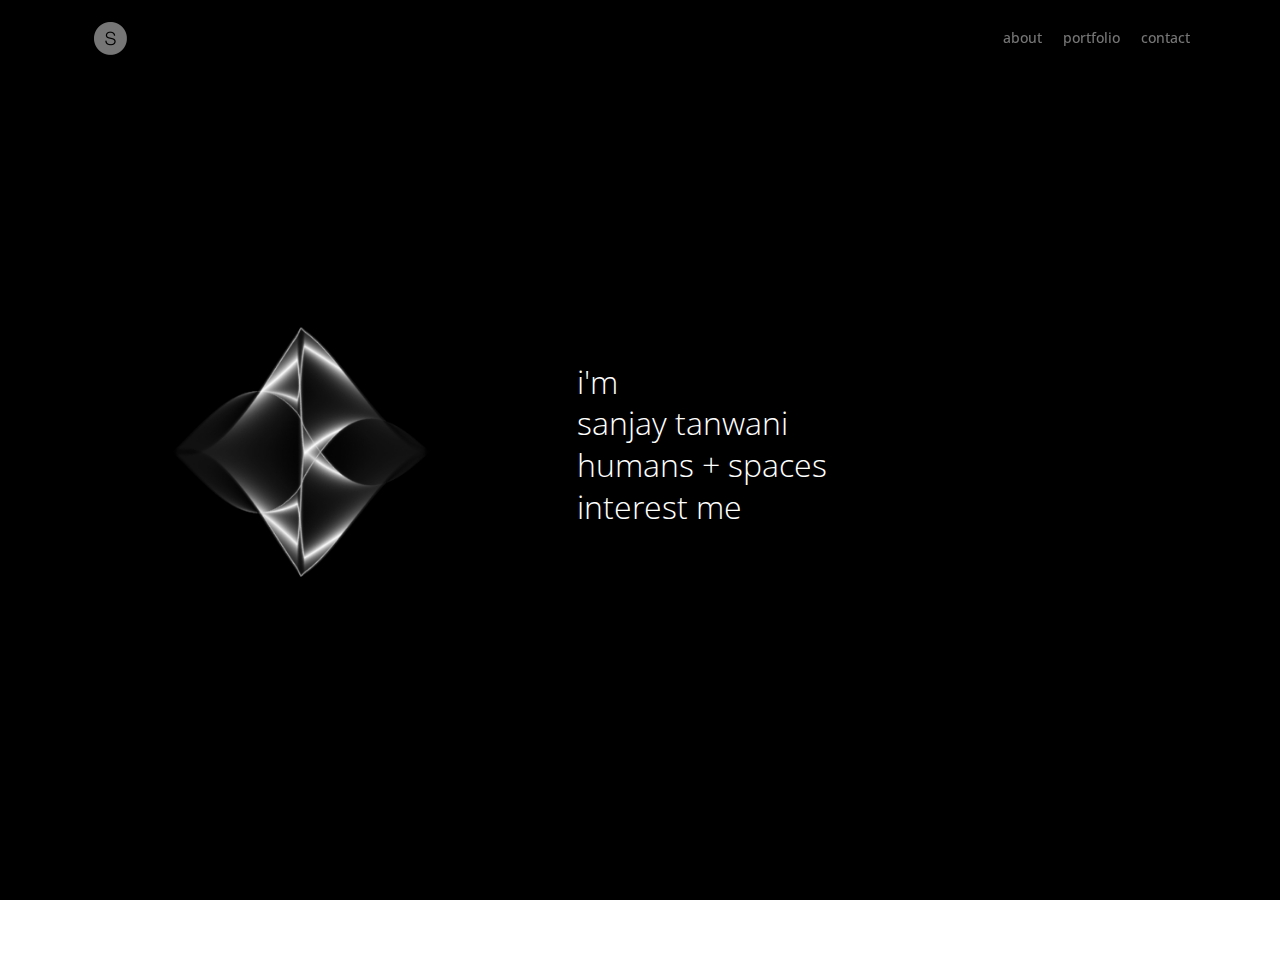
<file: index.html>
<!DOCTYPE html>
<html >
<head>
  <!-- Site made with Mobirise Website Builder v4.7.6, https://mobirise.com -->
  <meta charset="UTF-8">
  <meta http-equiv="X-UA-Compatible" content="IE=edge">
  <meta name="generator" content="Mobirise v4.7.6, mobirise.com">
  <meta name="viewport" content="width=device-width, initial-scale=1, minimum-scale=1">
  <link rel="shortcut icon" href="assets/images/st-favicon-128x128.png" type="image/x-icon">
  <meta name="description" content="">
  <title>Home</title>
  <link rel="stylesheet" href="assets/web/assets/mobirise-icons/mobirise-icons.css">
  <link rel="stylesheet" href="assets/tether/tether.min.css">
  <link rel="stylesheet" href="assets/soundcloud-plugin/style.css">
  <link rel="stylesheet" href="assets/bootstrap/css/bootstrap.min.css">
  <link rel="stylesheet" href="assets/bootstrap/css/bootstrap-grid.min.css">
  <link rel="stylesheet" href="assets/bootstrap/css/bootstrap-reboot.min.css">
  <link rel="stylesheet" href="assets/dropdown/css/style.css">
  <link rel="stylesheet" href="assets/animatecss/animate.min.css">
  <link rel="stylesheet" href="assets/socicon/css/styles.css">
  <link rel="stylesheet" href="assets/theme/css/style.css">
  <link rel="stylesheet" href="assets/mobirise/css/mbr-additional.css" type="text/css">
  
  
  
</head>
<body>
  <section class="menu cid-r1ooKEYGcQ" once="menu" id="menu1-2">

    

    <nav class="navbar navbar-expand beta-menu navbar-dropdown align-items-center navbar-fixed-top navbar-toggleable-sm bg-color transparent">
        <button class="navbar-toggler navbar-toggler-right" type="button" data-toggle="collapse" data-target="#navbarSupportedContent" aria-controls="navbarSupportedContent" aria-expanded="false" aria-label="Toggle navigation">
            <div class="hamburger">
                <span></span>
                <span></span>
                <span></span>
                <span></span>
            </div>
        </button>
        <div class="menu-logo">
            <div class="navbar-brand">
                <span class="navbar-logo">
                    <a href="index.html">
                         <img src="assets/images/s-2t-122x122.png" alt="Sanjay Tanwani" title="" style="height: 3.8rem;">
                    </a>
                </span>
                
            </div>
        </div>
        <div class="collapse navbar-collapse" id="navbarSupportedContent">
            <ul class="navbar-nav nav-dropdown nav-right" data-app-modern-menu="true"><li class="nav-item">
                    <a class="nav-link link text-success display-4" href="index.html">
                        
                        about</a>
                </li>
                <li class="nav-item">
                    <a class="nav-link link text-success display-4" href="portfolio.html">
                        
                        portfolio</a>
                </li><li class="nav-item"><a class="nav-link link text-success display-4" href="page2.html">
                        
                        contact</a></li></ul>
            
        </div>
    </nav>
</section>

<section class="engine"><a href="https://mobirise.me/w">html5 templates</a></section><section class="header3 cid-r1ogKSTcTA mbr-fullscreen" id="header3-1">

    

    

    <div class="container">
        <div class="media-container-row">
            <div class="mbr-figure" style="width: 75%;">
                <img src="assets/images/tumblr-mc5wpyz8xi1qzt4vjo1-500.gif" alt="evolve" title="">
            </div>

            <div class="media-content">
                
                <h3 class="mbr-section-subtitle align-left mbr-white mbr-light pb-3 mbr-fonts-style display-2">
<div>
</div><div><br></div><br><br><div>i'm
</div><div>sanjay tanwani
</div><div>humans + spaces</div><div>interest me</div></h3>
                <div class="mbr-section-text mbr-white pb-3 ">
                    
                </div>
                
            </div>
        </div>
    </div>

</section>

<section once="" class="cid-r1osEwClXC mbr-reveal" id="footer7-4">

    

    

    <div class="container">
        <div class="media-container-row align-center mbr-white">
            
            
            <div class="row row-copirayt">
                <p class="mbr-text mb-0 mbr-fonts-style mbr-white align-center display-4"><a href="http://facebook.com/vivekadvani" class="text-success">facebook</a> | <a href="index.html" class="text-success">twitter</a> | <a href="index.html" class="text-success">instagram</a> | <a href="index.html" class="text-success">pintrest</a> | <a href="mailto:sanjay.tanwani@atkinsglobal.com" class="text-success">email</a></p>
            </div>
        </div>
    </div>
</section>


  <script src="assets/web/assets/jquery/jquery.min.js"></script>
  <script src="assets/popper/popper.min.js"></script>
  <script src="assets/tether/tether.min.js"></script>
  <script src="assets/bootstrap/js/bootstrap.min.js"></script>
  <script src="assets/smoothscroll/smooth-scroll.js"></script>
  <script src="assets/dropdown/js/script.min.js"></script>
  <script src="assets/touchswipe/jquery.touch-swipe.min.js"></script>
  <script src="assets/viewportchecker/jquery.viewportchecker.js"></script>
  <script src="assets/theme/js/script.js"></script>
  
  
  <input name="animation" type="hidden">
  </body>
</html>
</file>
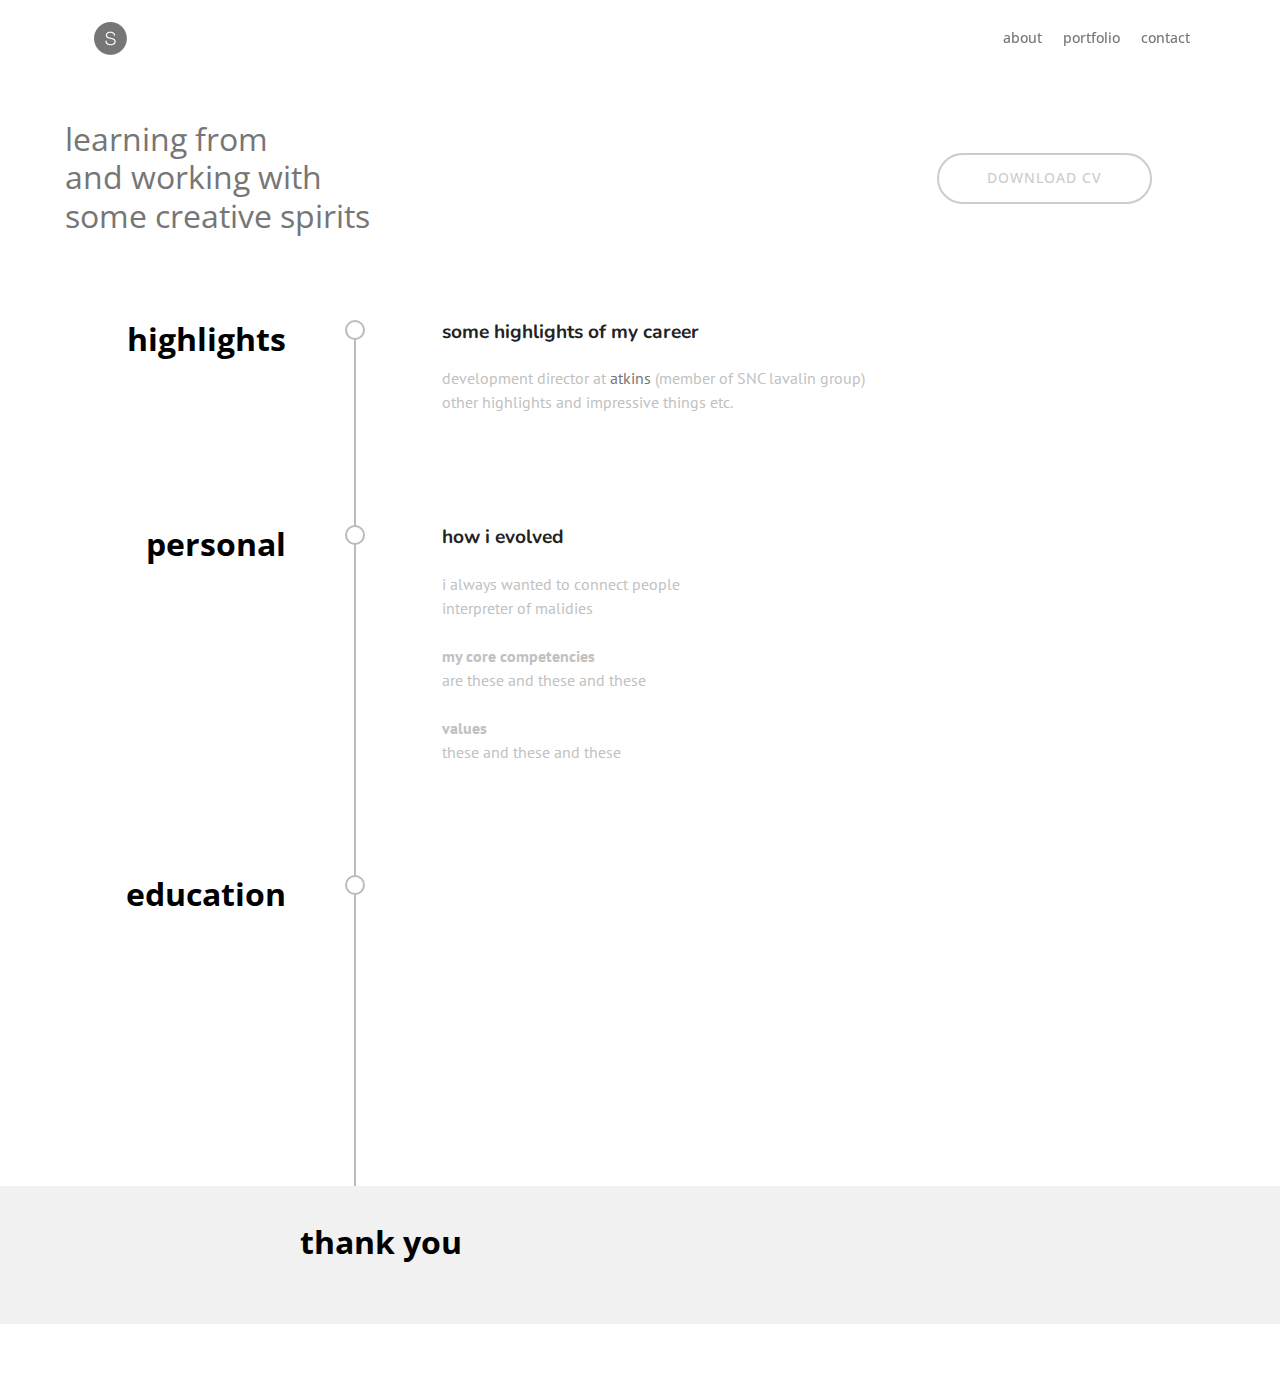
<file: about.html>
<!DOCTYPE html>
<html >
<head>
  <!-- Site made with Mobirise Website Builder v4.7.6, https://mobirise.com -->
  <meta charset="UTF-8">
  <meta http-equiv="X-UA-Compatible" content="IE=edge">
  <meta name="generator" content="Mobirise v4.7.6, mobirise.com">
  <meta name="viewport" content="width=device-width, initial-scale=1, minimum-scale=1">
  <link rel="shortcut icon" href="assets/images/st-favicon-128x128.png" type="image/x-icon">
  <meta name="description" content="Sanjay Tanwani About Page">
  <title>About</title>
  <link rel="stylesheet" href="assets/web/assets/mobirise-icons/mobirise-icons.css">
  <link rel="stylesheet" href="assets/tether/tether.min.css">
  <link rel="stylesheet" href="assets/soundcloud-plugin/style.css">
  <link rel="stylesheet" href="assets/bootstrap/css/bootstrap.min.css">
  <link rel="stylesheet" href="assets/bootstrap/css/bootstrap-grid.min.css">
  <link rel="stylesheet" href="assets/bootstrap/css/bootstrap-reboot.min.css">
  <link rel="stylesheet" href="assets/dropdown/css/style.css">
  <link rel="stylesheet" href="assets/animatecss/animate.min.css">
  <link rel="stylesheet" href="assets/socicon/css/styles.css">
  <link rel="stylesheet" href="assets/theme/css/style.css">
  <link rel="stylesheet" href="assets/mobirise/css/mbr-additional.css" type="text/css">
  
  
  
</head>
<body>
  <section class="menu cid-r1rzqnSEyR" once="menu" id="menu1-s">

    

    <nav class="navbar navbar-expand beta-menu navbar-dropdown align-items-center navbar-fixed-top navbar-toggleable-sm bg-color transparent">
        <button class="navbar-toggler navbar-toggler-right" type="button" data-toggle="collapse" data-target="#navbarSupportedContent" aria-controls="navbarSupportedContent" aria-expanded="false" aria-label="Toggle navigation">
            <div class="hamburger">
                <span></span>
                <span></span>
                <span></span>
                <span></span>
            </div>
        </button>
        <div class="menu-logo">
            <div class="navbar-brand">
                <span class="navbar-logo">
                    <a href="index.html">
                         <img src="assets/images/s-2t-122x122.png" alt="Sanjay Tanwani" title="" style="height: 3.8rem;">
                    </a>
                </span>
                
            </div>
        </div>
        <div class="collapse navbar-collapse" id="navbarSupportedContent">
            <ul class="navbar-nav nav-dropdown nav-right" data-app-modern-menu="true"><li class="nav-item">
                    <a class="nav-link link text-success display-4" href="about.html">
                        
                        about</a>
                </li>
                <li class="nav-item">
                    <a class="nav-link link text-success display-4" href="portfolio.html">
                        
                        portfolio</a>
                </li><li class="nav-item"><a class="nav-link link text-success display-4" href="contact.html">
                        
                        contact</a></li></ul>
            
        </div>
    </nav>
</section>

<section class="engine"><a href="https://mobirise.me/x">free css templates</a></section><section class="cid-r1rBrkMvAs" id="info2-x">

    

    
    <div class="container-fluid">
        <div class="row justify-content-center">
            <div class="media-container-column col-12 col-lg-8 col-md-6">
                <h2 class="mbr-section-title align-left mbr-fonts-style mbr-bold display-2"><span style="font-weight: normal;">
                    learning from</span><br><span style="font-weight: normal;">and working with</span><br><span style="font-weight: normal;">some creative spirits</span></h2>
                
            </div>
            <div class="media-container-column col-12 col-lg-4 col-md-6">
                <div class="mbr-section-btn align-center"><a class="btn btn-secondary-outline display-4" href="assets/files/ST%20CV%20V3.pdf">DOWNLOAD CV</a></div>
            </div>
        </div>
    </div>
</section>

<section class="timeline1 cid-r1rAZrf1oa" id="timeline1-w">

    

    

    <div class="container-fluid align-center">
        
        
        

        <div class="container timelines-container pt-5" mbri-timelines="">
            <div class="row timeline-element first-separline separline">      
                 <div class="timeline-date-panel col-xs-12 col-md-3 align-left">         
                    <div class="time-line-date-content">
                        <p class="mbr-timeline-date mbr-fonts-style display-2"><strong>highlights</strong><br></p>
                    </div>
                </div>
                <span class="iconBackground"></span>
                <div class="col-xs-12 col-md-9">
                    <div class="timeline-text-content">
                        <h4 class="mbr-timeline-title pb-3 mbr-fonts-style display-5"><strong>some highlights of my career</strong></h4>
                        
                        <p class="mbr-timeline-text mbr-fonts-style display-7">development director at <a href="https://www.atkinsglobal.com" target="_blank" class="text-success">atkins </a>(member of SNC lavalin group)<br>other highlights and impressive things etc.</p>
                     </div>
                </div>
            </div>

            <div class="row timeline-element  separline">
                <div class="timeline-date-panel col-xs-12 col-md-3 align-left">
                    <div class="time-line-date-content">
                        <p class="mbr-timeline-date mbr-fonts-style display-2"><strong>
                            personal</strong></p>
                    </div>
                </div>
                <span class="iconBackground"></span>
                <div class="col-xs-12 col-md-9">
                    <div class="timeline-text-content">
                        <h4 class="mbr-timeline-title pb-3 mbr-fonts-style display-5"><strong>
                            how i evolved</strong></h4>
                        
                        <p class="mbr-timeline-text mbr-fonts-style display-7">i always wanted to connect people<br>interpreter of malidies<br><br><strong>my core competencies</strong><br>are these and these and these<br><br><strong>values</strong><br>these and these and these</p>
                    </div>
                </div>
            </div> 

            <div class="row timeline-element">
                <div class="timeline-date-panel col-xs-12 col-md-3 align-left">
                    <div class="time-line-date-content">
                        <p class="mbr-timeline-date mbr-fonts-style display-2"><strong>
                            education</strong></p>
                    </div>
                </div>
                <span class="iconBackground"></span>
                <div class="col-xs-12 col-md-9">
                    <div class="timeline-text-content">
                        <h4 class="mbr-timeline-title pb-3 mbr-fonts-style display-5">what i learnt</h4>
                              
                        <p class="mbr-timeline-text mbr-fonts-style display-7"><strong>architecture</strong><br>from the ms university of baroda<br><br><strong>masters</strong><br>from another planet<br><br><strong>other education</strong><br>
                        </p>
                    </div>
                </div>
            </div>

            

            


            

            

            

            

            

            

            
        </div>
    </div>
</section>

<section class="mbr-section article content3 cid-r1rzH1zEcj" id="content3-v">
      
     

    <div class="container">
        <div class="media-container-row">
            <div class="row col-12 col-md-8">
                <div class="col-12 col-md-6 pr-lg-4 mbr-text mbr-fonts-style display-2"><strong>
                     thank you</strong></div>
                <div class="col-12 col-md-6 pl-lg-4 mbr-text mbr-fonts-style display-7"><p>for your time and patience<br>let's have our next project together?<br><a href="contact.html" class="text-success">get in touch</a></p></div>
            </div>
        </div>
    </div>
</section>

<section once="" class="cid-r1rzqr99No mbr-reveal" id="footer7-u">

    

    

    <div class="container">
        <div class="media-container-row align-center mbr-white">
            
            
            <div class="row row-copirayt">
                <p class="mbr-text mb-0 mbr-fonts-style mbr-white align-center display-4"><a href="http://facebook.com/vivekadvani" class="text-success">facebook</a> | <a href="index.html" class="text-success">twitter</a> | <a href="index.html" class="text-success">instagram</a> | <a href="index.html" class="text-success">pintrest</a> | <a href="mailto:sanjay.tanwani@atkinsglobal.com" class="text-success">email</a></p>
            </div>
        </div>
    </div>
</section>


  <script src="assets/web/assets/jquery/jquery.min.js"></script>
  <script src="assets/popper/popper.min.js"></script>
  <script src="assets/tether/tether.min.js"></script>
  <script src="assets/bootstrap/js/bootstrap.min.js"></script>
  <script src="assets/smoothscroll/smooth-scroll.js"></script>
  <script src="assets/dropdown/js/script.min.js"></script>
  <script src="assets/touchswipe/jquery.touch-swipe.min.js"></script>
  <script src="assets/viewportchecker/jquery.viewportchecker.js"></script>
  <script src="assets/theme/js/script.js"></script>
  
  
  <input name="animation" type="hidden">
  </body>
</html>
</file>
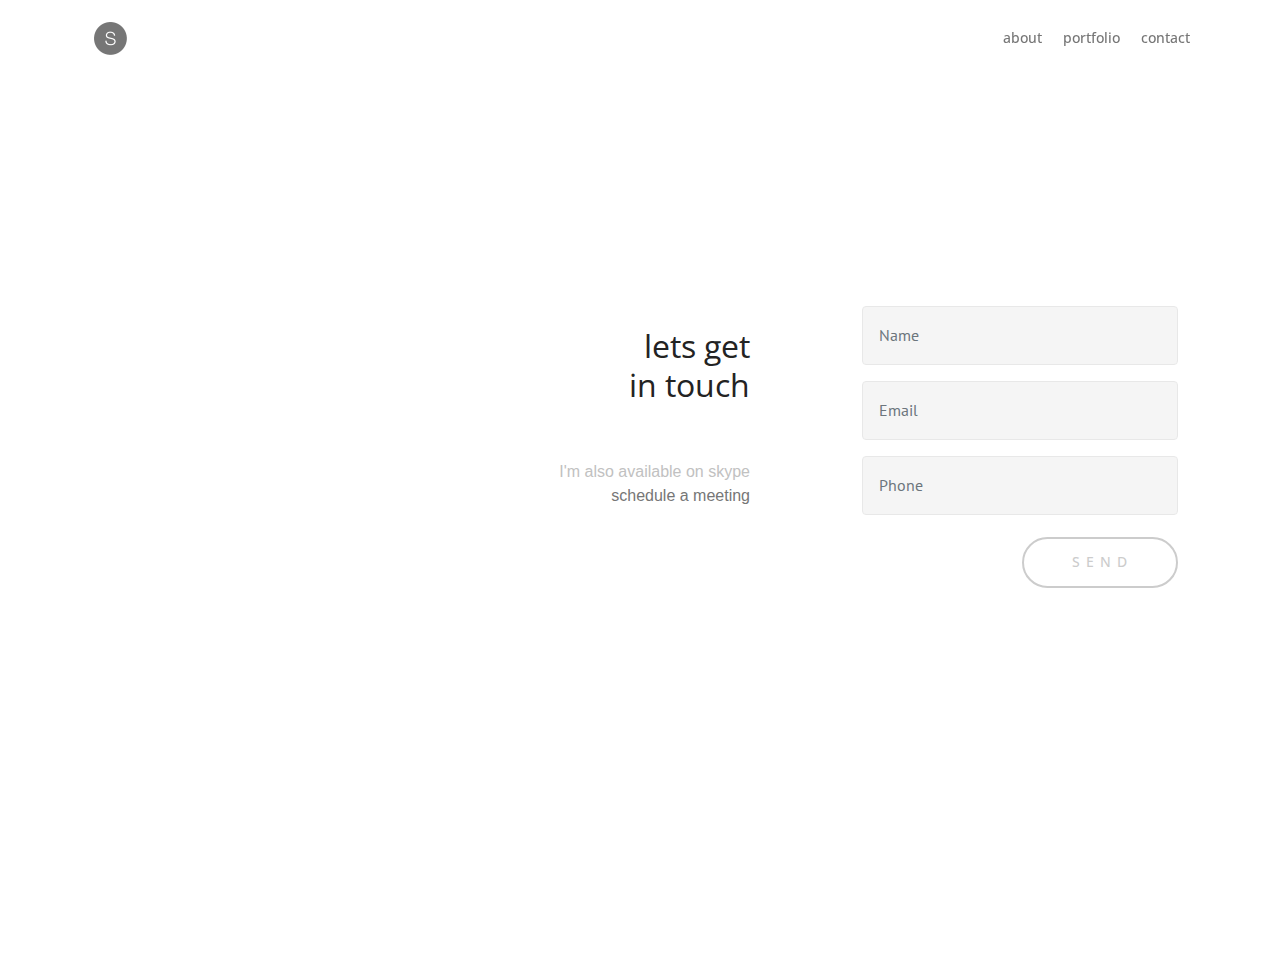
<file: contact.html>
<!DOCTYPE html>
<html >
<head>
  <!-- Site made with Mobirise Website Builder v4.7.6, https://mobirise.com -->
  <meta charset="UTF-8">
  <meta http-equiv="X-UA-Compatible" content="IE=edge">
  <meta name="generator" content="Mobirise v4.7.6, mobirise.com">
  <meta name="viewport" content="width=device-width, initial-scale=1, minimum-scale=1">
  <link rel="shortcut icon" href="assets/images/st-favicon-128x128.png" type="image/x-icon">
  <meta name="description" content="Sanjay Tanwani Contact Details">
  <title>Contact</title>
  <link rel="stylesheet" href="assets/web/assets/mobirise-icons/mobirise-icons.css">
  <link rel="stylesheet" href="assets/tether/tether.min.css">
  <link rel="stylesheet" href="assets/soundcloud-plugin/style.css">
  <link rel="stylesheet" href="assets/bootstrap/css/bootstrap.min.css">
  <link rel="stylesheet" href="assets/bootstrap/css/bootstrap-grid.min.css">
  <link rel="stylesheet" href="assets/bootstrap/css/bootstrap-reboot.min.css">
  <link rel="stylesheet" href="assets/dropdown/css/style.css">
  <link rel="stylesheet" href="assets/socicon/css/styles.css">
  <link rel="stylesheet" href="assets/animatecss/animate.min.css">
  <link rel="stylesheet" href="assets/theme/css/style.css">
  <link rel="stylesheet" href="assets/mobirise/css/mbr-additional.css" type="text/css">
  
  
  
</head>
<body>
  <section class="menu cid-r1ooKEYGcQ" once="menu" id="menu1-l">

    

    <nav class="navbar navbar-expand beta-menu navbar-dropdown align-items-center navbar-fixed-top navbar-toggleable-sm bg-color transparent">
        <button class="navbar-toggler navbar-toggler-right" type="button" data-toggle="collapse" data-target="#navbarSupportedContent" aria-controls="navbarSupportedContent" aria-expanded="false" aria-label="Toggle navigation">
            <div class="hamburger">
                <span></span>
                <span></span>
                <span></span>
                <span></span>
            </div>
        </button>
        <div class="menu-logo">
            <div class="navbar-brand">
                <span class="navbar-logo">
                    <a href="index.html">
                         <img src="assets/images/s-2t-122x122.png" alt="Sanjay Tanwani" title="" style="height: 3.8rem;">
                    </a>
                </span>
                
            </div>
        </div>
        <div class="collapse navbar-collapse" id="navbarSupportedContent">
            <ul class="navbar-nav nav-dropdown nav-right" data-app-modern-menu="true"><li class="nav-item">
                    <a class="nav-link link text-success display-4" href="about.html">
                        
                        about</a>
                </li>
                <li class="nav-item">
                    <a class="nav-link link text-success display-4" href="portfolio.html">
                        
                        portfolio</a>
                </li><li class="nav-item"><a class="nav-link link text-success display-4" href="contact.html">
                        
                        contact</a></li></ul>
            
        </div>
    </nav>
</section>

<section class="engine"><a href="https://mobirise.me/c">free website builder</a></section><section class="cid-r1rnck6wWv mbr-fullscreen" id="header15-n">

    

    

    <div class="container align-right">
<div class="row">
    <div class="mbr-white col-lg-8 col-md-7 content-container">
        <h1 class="mbr-section-title mbr-bold pb-3 mbr-fonts-style display-2"><br><span style="font-weight: normal;">lets get</span><br><span style="font-weight: normal;">in touch</span></h1>
        <p class="mbr-text pb-3 mbr-fonts-style display-5"></p><p>
            <a href="page2.html"></a>I'm also available on skype<br><a href="index.html" class="text-success">schedule a meeting</a></p><p></p>
    </div>
    <div class="col-lg-4 col-md-5">
    <div class="form-container">
        <div class="media-container-column" data-form-type="formoid">
            <div data-form-alert="" hidden="" class="align-center">
                Thanks for filling out the form!
            </div>
            <form class="mbr-form" action="https://mobirise.com/" method="post" data-form-title="Mobirise Form"><input type="hidden" name="email" data-form-email="true" value="mnH00xCYfeY5L5pHgdGAmtM8iVZJouBQZNIFXe3UFz3xPAgGaurUCaSjRsHmW53nGuhQY+nZ49sGHW6UvJVszPfuZGEKQal80CG9MiCo9BcDf3Irm8vj9C+khj9j4qqa" data-form-field="Email">
                <div data-for="name">
                    <div class="form-group">
                        <input type="text" class="form-control px-3" name="name" data-form-field="Name" placeholder="Name" required="" id="name-header15-n">
                    </div>
                </div>
                <div data-for="email">
                    <div class="form-group">
                        <input type="email" class="form-control px-3" name="email" data-form-field="Email" placeholder="Email" required="" id="email-header15-n">
                    </div>
                </div>
                <div data-for="phone">
                    <div class="form-group">
                        <input type="tel" class="form-control px-3" name="phone" data-form-field="Phone" placeholder="Phone" id="phone-header15-n">
                    </div>
                </div>
                
                <span class="input-group-btn"><button href="" type="submit" class="btn btn-form btn-secondary-outline display-4">S E N D</button></span>
            </form>
        </div>
    </div>
    </div>
</div>
    </div>
    
</section>

<section once="" class="cid-r1osEwClXC mbr-reveal" id="footer7-m">

    

    

    <div class="container">
        <div class="media-container-row align-center mbr-white">
            
            
            <div class="row row-copirayt">
                <p class="mbr-text mb-0 mbr-fonts-style mbr-white align-center display-4"><a href="http://facebook.com/vivekadvani" class="text-success">facebook</a> | <a href="index.html" class="text-success">twitter</a> | <a href="index.html" class="text-success">instagram</a> | <a href="index.html" class="text-success">pintrest</a> | <a href="mailto:sanjay.tanwani@atkinsglobal.com" class="text-success">email</a></p>
            </div>
        </div>
    </div>
</section>


  <script src="assets/web/assets/jquery/jquery.min.js"></script>
  <script src="assets/popper/popper.min.js"></script>
  <script src="assets/tether/tether.min.js"></script>
  <script src="assets/bootstrap/js/bootstrap.min.js"></script>
  <script src="assets/dropdown/js/script.min.js"></script>
  <script src="assets/touchswipe/jquery.touch-swipe.min.js"></script>
  <script src="assets/viewportchecker/jquery.viewportchecker.js"></script>
  <script src="assets/smoothscroll/smooth-scroll.js"></script>
  <script src="assets/theme/js/script.js"></script>
  <script src="assets/formoid/formoid.min.js"></script>
  
  
  <input name="animation" type="hidden">
  </body>
</html>
</file>
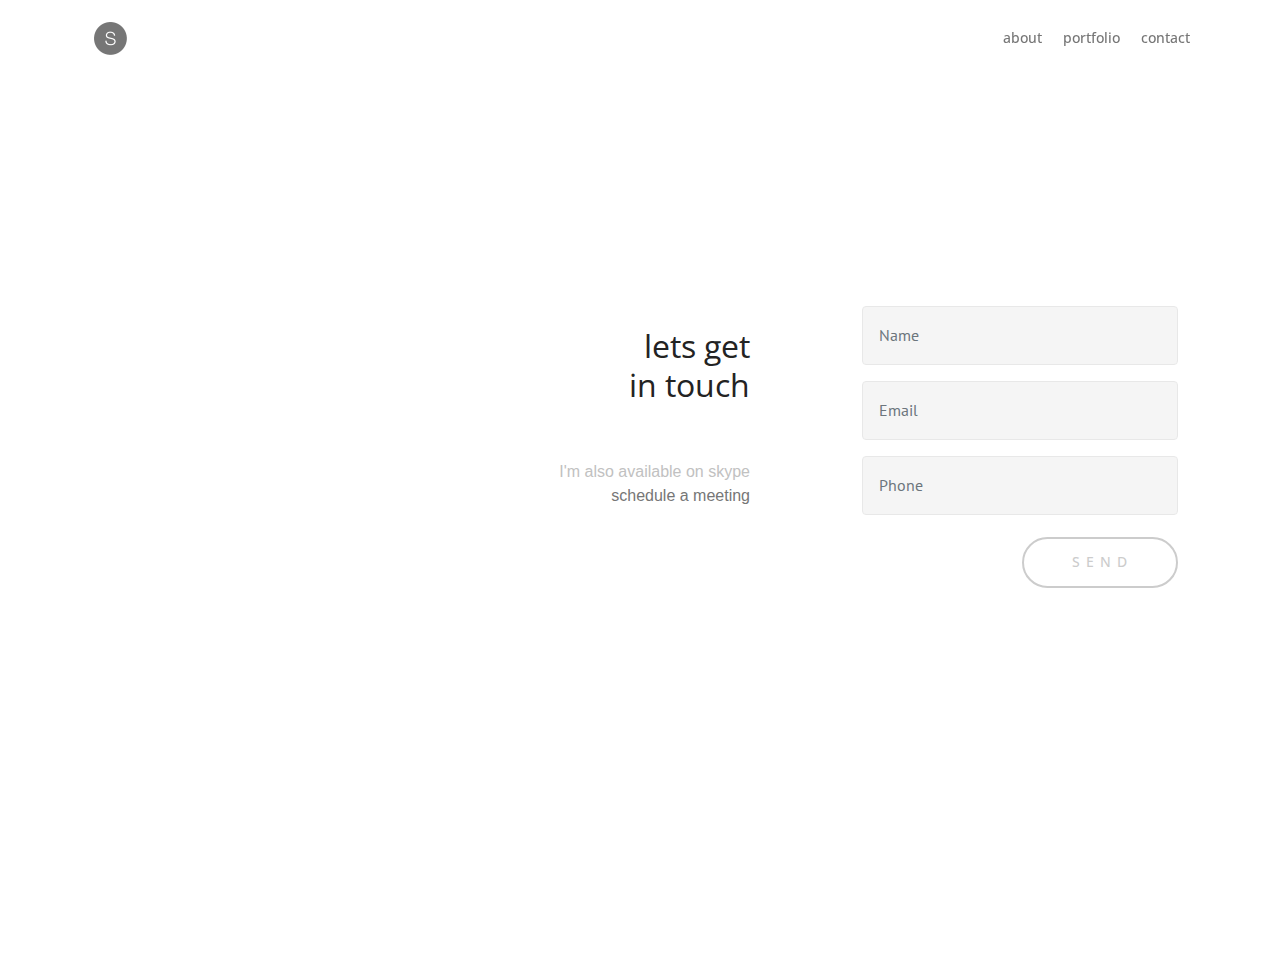
<file: page2.html>
<!DOCTYPE html>
<html >
<head>
  <!-- Site made with Mobirise Website Builder v4.7.6, https://mobirise.com -->
  <meta charset="UTF-8">
  <meta http-equiv="X-UA-Compatible" content="IE=edge">
  <meta name="generator" content="Mobirise v4.7.6, mobirise.com">
  <meta name="viewport" content="width=device-width, initial-scale=1, minimum-scale=1">
  <link rel="shortcut icon" href="assets/images/st-favicon-128x128.png" type="image/x-icon">
  <meta name="description" content="Web Page Generator Description">
  <title>Contact</title>
  <link rel="stylesheet" href="assets/web/assets/mobirise-icons/mobirise-icons.css">
  <link rel="stylesheet" href="assets/tether/tether.min.css">
  <link rel="stylesheet" href="assets/soundcloud-plugin/style.css">
  <link rel="stylesheet" href="assets/bootstrap/css/bootstrap.min.css">
  <link rel="stylesheet" href="assets/bootstrap/css/bootstrap-grid.min.css">
  <link rel="stylesheet" href="assets/bootstrap/css/bootstrap-reboot.min.css">
  <link rel="stylesheet" href="assets/dropdown/css/style.css">
  <link rel="stylesheet" href="assets/animatecss/animate.min.css">
  <link rel="stylesheet" href="assets/socicon/css/styles.css">
  <link rel="stylesheet" href="assets/theme/css/style.css">
  <link rel="stylesheet" href="assets/mobirise/css/mbr-additional.css" type="text/css">
  
  
  
</head>
<body>
  <section class="menu cid-r1ooKEYGcQ" once="menu" id="menu1-l">

    

    <nav class="navbar navbar-expand beta-menu navbar-dropdown align-items-center navbar-fixed-top navbar-toggleable-sm bg-color transparent">
        <button class="navbar-toggler navbar-toggler-right" type="button" data-toggle="collapse" data-target="#navbarSupportedContent" aria-controls="navbarSupportedContent" aria-expanded="false" aria-label="Toggle navigation">
            <div class="hamburger">
                <span></span>
                <span></span>
                <span></span>
                <span></span>
            </div>
        </button>
        <div class="menu-logo">
            <div class="navbar-brand">
                <span class="navbar-logo">
                    <a href="index.html">
                         <img src="assets/images/s-2t-122x122.png" alt="Sanjay Tanwani" title="" style="height: 3.8rem;">
                    </a>
                </span>
                
            </div>
        </div>
        <div class="collapse navbar-collapse" id="navbarSupportedContent">
            <ul class="navbar-nav nav-dropdown nav-right" data-app-modern-menu="true"><li class="nav-item">
                    <a class="nav-link link text-success display-4" href="index.html">
                        
                        about</a>
                </li>
                <li class="nav-item">
                    <a class="nav-link link text-success display-4" href="portfolio.html">
                        
                        portfolio</a>
                </li><li class="nav-item"><a class="nav-link link text-success display-4" href="page2.html">
                        
                        contact</a></li></ul>
            
        </div>
    </nav>
</section>

<section class="engine"><a href="https://mobirise.me/d">free web maker</a></section><section class="cid-r1rnck6wWv mbr-fullscreen" id="header15-n">

    

    

    <div class="container align-right">
<div class="row">
    <div class="mbr-white col-lg-8 col-md-7 content-container">
        <h1 class="mbr-section-title mbr-bold pb-3 mbr-fonts-style display-2"><br><span style="font-weight: normal;">lets get</span><br><span style="font-weight: normal;">in touch</span></h1>
        <p class="mbr-text pb-3 mbr-fonts-style display-5"></p><p>
            <a href="page2.html"></a>I'm also available on skype<br><a href="index.html" class="text-success">schedule a meeting</a></p><p></p>
    </div>
    <div class="col-lg-4 col-md-5">
    <div class="form-container">
        <div class="media-container-column" data-form-type="formoid">
            
            <form class="mbr-form" action="https://mobirise.com/" method="post">
                <div data-for="name">
                    <div class="form-group">
                        <input type="text" class="form-control px-3" name="name" data-form-field="Name" placeholder="Name" required="" id="name-header15-n">
                    </div>
                </div>
                <div data-for="email">
                    <div class="form-group">
                        <input type="email" class="form-control px-3" name="email" data-form-field="Email" placeholder="Email" required="" id="email-header15-n">
                    </div>
                </div>
                <div data-for="phone">
                    <div class="form-group">
                        <input type="tel" class="form-control px-3" name="phone" data-form-field="Phone" placeholder="Phone" id="phone-header15-n">
                    </div>
                </div>
                
                <span class="input-group-btn"><button href="" type="submit" class="btn btn-form btn-secondary-outline display-4">S E N D</button></span>
            </form>
        </div>
    </div>
    </div>
</div>
    </div>
    
</section>

<section once="" class="cid-r1osEwClXC mbr-reveal" id="footer7-m">

    

    

    <div class="container">
        <div class="media-container-row align-center mbr-white">
            
            
            <div class="row row-copirayt">
                <p class="mbr-text mb-0 mbr-fonts-style mbr-white align-center display-4"><a href="http://facebook.com/vivekadvani" class="text-success">facebook</a> | <a href="index.html" class="text-success">twitter</a> | <a href="index.html" class="text-success">instagram</a> | <a href="index.html" class="text-success">pintrest</a> | <a href="mailto:sanjay.tanwani@atkinsglobal.com" class="text-success">email</a></p>
            </div>
        </div>
    </div>
</section>


  <script src="assets/web/assets/jquery/jquery.min.js"></script>
  <script src="assets/popper/popper.min.js"></script>
  <script src="assets/tether/tether.min.js"></script>
  <script src="assets/bootstrap/js/bootstrap.min.js"></script>
  <script src="assets/smoothscroll/smooth-scroll.js"></script>
  <script src="assets/dropdown/js/script.min.js"></script>
  <script src="assets/touchswipe/jquery.touch-swipe.min.js"></script>
  <script src="assets/viewportchecker/jquery.viewportchecker.js"></script>
  <script src="assets/theme/js/script.js"></script>
  
  
  <input name="animation" type="hidden">
  </body>
</html>
</file>
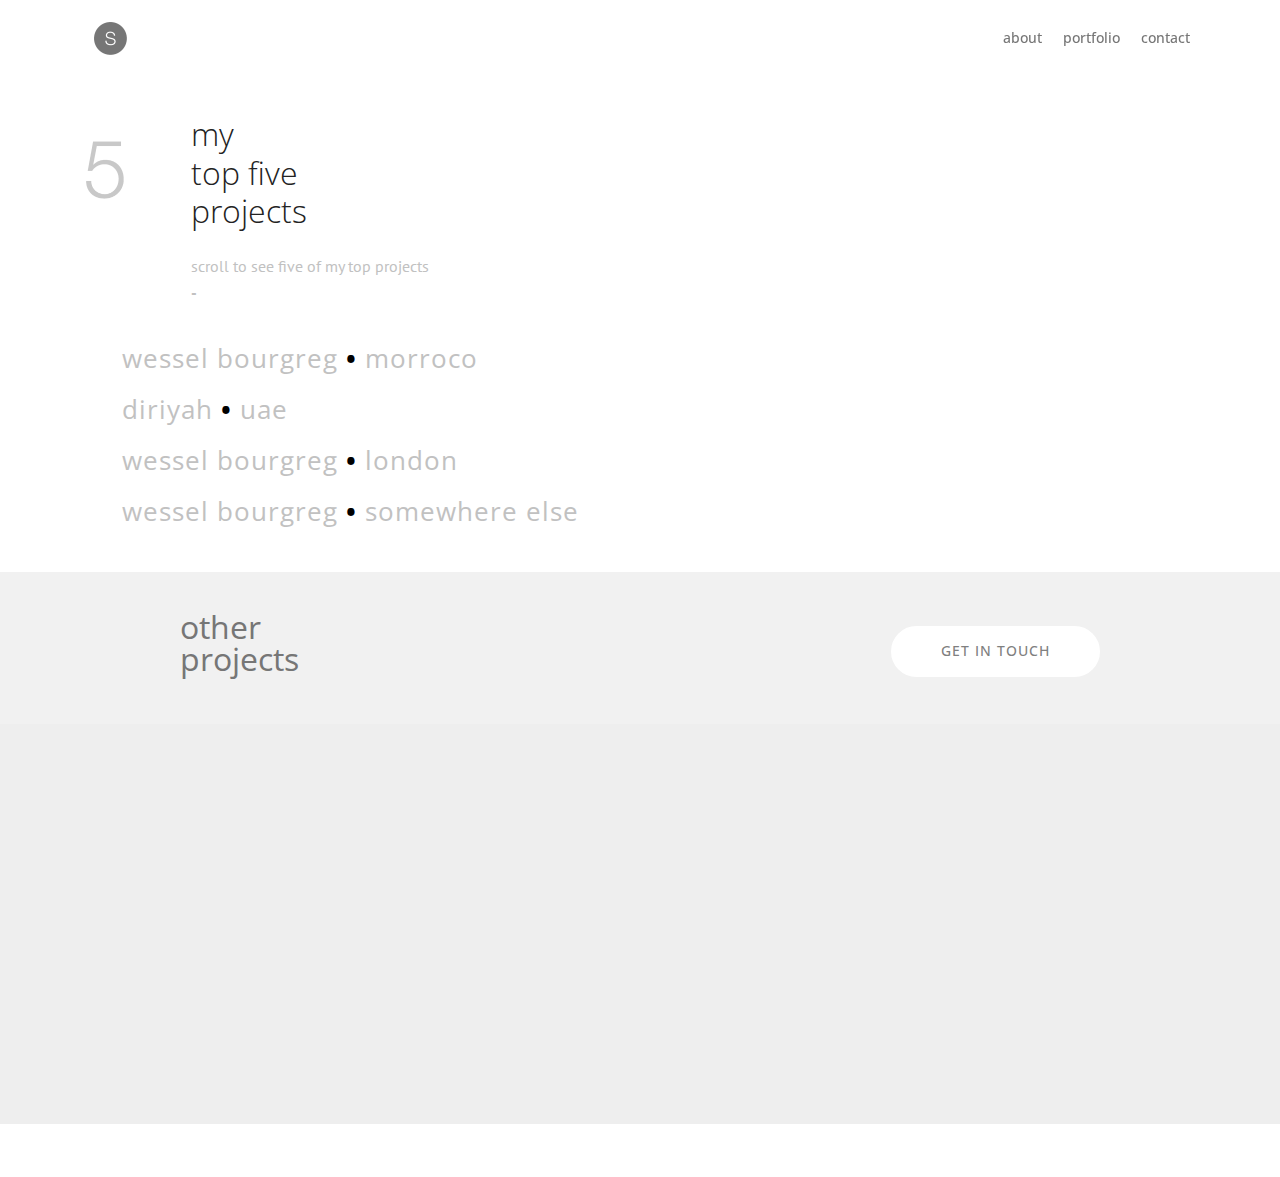
<file: portfolio.html>
<!DOCTYPE html>
<html >
<head>
  <!-- Site made with Mobirise Website Builder v4.7.6, https://mobirise.com -->
  <meta charset="UTF-8">
  <meta http-equiv="X-UA-Compatible" content="IE=edge">
  <meta name="generator" content="Mobirise v4.7.6, mobirise.com">
  <meta name="viewport" content="width=device-width, initial-scale=1, minimum-scale=1">
  <link rel="shortcut icon" href="assets/images/st-favicon-128x128.png" type="image/x-icon">
  <meta name="description" content="Sanjay Tanwani's Work and Portfolio Page">
  <title>Portfolio</title>
  <link rel="stylesheet" href="assets/web/assets/mobirise-icons/mobirise-icons.css">
  <link rel="stylesheet" href="assets/tether/tether.min.css">
  <link rel="stylesheet" href="assets/soundcloud-plugin/style.css">
  <link rel="stylesheet" href="assets/bootstrap/css/bootstrap.min.css">
  <link rel="stylesheet" href="assets/bootstrap/css/bootstrap-grid.min.css">
  <link rel="stylesheet" href="assets/bootstrap/css/bootstrap-reboot.min.css">
  <link rel="stylesheet" href="assets/socicon/css/styles.css">
  <link rel="stylesheet" href="assets/animatecss/animate.min.css">
  <link rel="stylesheet" href="assets/dropdown/css/style.css">
  <link rel="stylesheet" href="assets/theme/css/style.css">
  <link rel="stylesheet" href="assets/mobirise/css/mbr-additional.css" type="text/css">
  
  
  
</head>
<body>
  <section class="menu cid-r1ooKEYGcQ" once="menu" id="menu1-5">

    

    <nav class="navbar navbar-expand beta-menu navbar-dropdown align-items-center navbar-fixed-top navbar-toggleable-sm bg-color transparent">
        <button class="navbar-toggler navbar-toggler-right" type="button" data-toggle="collapse" data-target="#navbarSupportedContent" aria-controls="navbarSupportedContent" aria-expanded="false" aria-label="Toggle navigation">
            <div class="hamburger">
                <span></span>
                <span></span>
                <span></span>
                <span></span>
            </div>
        </button>
        <div class="menu-logo">
            <div class="navbar-brand">
                <span class="navbar-logo">
                    <a href="index.html">
                         <img src="assets/images/s-2t-122x122.png" alt="Sanjay Tanwani" title="" style="height: 3.8rem;">
                    </a>
                </span>
                
            </div>
        </div>
        <div class="collapse navbar-collapse" id="navbarSupportedContent">
            <ul class="navbar-nav nav-dropdown nav-right" data-app-modern-menu="true"><li class="nav-item">
                    <a class="nav-link link text-success display-4" href="about.html">
                        
                        about</a>
                </li>
                <li class="nav-item">
                    <a class="nav-link link text-success display-4" href="portfolio.html">
                        
                        portfolio</a>
                </li><li class="nav-item"><a class="nav-link link text-success display-4" href="contact.html">
                        
                        contact</a></li></ul>
            
        </div>
    </nav>
</section>

<section class="engine"><a href="https://mobirise.me/j">website templates</a></section><section class="header3 cid-r1ozgBz9sU" id="header3-8">

    

    

    <div class="container">
        <div class="media-container-row">
            <div class="mbr-figure" style="width: 10%;">
                <img src="assets/images/five-84x146.png" alt="infinity" title="Sanjay Tanwani">
            </div>

            <div class="media-content">
                <h1 class="mbr-section-title mbr-white pb-3 mbr-fonts-style display-2">
                    
                <div><br></div><div>
</div><div><br></div><div><span style="font-size: 2rem;"><br></span></div><div><span style="font-size: 2rem;">my</span></div><div>top five</div><div>projects</div></h1>
                
                <div class="mbr-section-text mbr-white pb-3 ">
                    <p class="mbr-text mbr-fonts-style display-7">
                        scroll to see five of my top projects<br><strong>-</strong></p>
                </div>
                
            </div>
        </div>
    </div>

</section>

<section class="features14 popup-btn-cards cid-r1p6bg2zkw" id="features14-h">

    

    
    <a class="full-link"></a>
    <div class="container-fluid card-wrapper">
        <div class="row justify-content-center align-items-center" style="min-height: 4vw;">
             <div class="col-xl-10 col-lg-10 col-md-12 text-block">
                <h2 class="mbr-section-title mbr-fonts-style mbr-light mbr-white mbr-bold display-1"><span style="font-weight: normal;">wessel bourgreg</span> •<span style="font-weight: normal;"> morroco</span></h2>                 
             </div>
        </div>
    </div>
</section>

<section class="features14 popup-btn-cards cid-r1pb62ktq5" id="features14-k">

    

    
    <a class="full-link"></a>
    <div class="container-fluid card-wrapper">
        <div class="row justify-content-center align-items-center" style="min-height: 4vw;">
             <div class="col-xl-10 col-lg-10 col-md-12 text-block">
                <h2 class="mbr-section-title mbr-fonts-style mbr-light mbr-white mbr-bold display-1"><span style="font-weight: normal;">diriyah&nbsp;</span>• <span style="font-weight: normal;">uae</span></h2>                 
             </div>
        </div>
    </div>
</section>

<section class="features14 popup-btn-cards cid-r1rpeEabxw" id="features14-o">

    

    
    <a class="full-link"></a>
    <div class="container-fluid card-wrapper">
        <div class="row justify-content-center align-items-center" style="min-height: 4vw;">
             <div class="col-xl-10 col-lg-10 col-md-12 text-block">
                <h2 class="mbr-section-title mbr-fonts-style mbr-light mbr-white mbr-bold display-1"><span style="font-weight: normal;">wessel bourgreg</span> •<span style="font-weight: normal;"> london</span></h2>                 
             </div>
        </div>
    </div>
</section>

<section class="features14 popup-btn-cards cid-r1rpinhfQa" id="features14-p">

    

    
    <a class="full-link"></a>
    <div class="container-fluid card-wrapper">
        <div class="row justify-content-center align-items-center" style="min-height: 4vw;">
             <div class="col-xl-10 col-lg-10 col-md-12 text-block">
                <h2 class="mbr-section-title mbr-fonts-style mbr-light mbr-white mbr-bold display-1"><span style="font-weight: normal;">wessel bourgreg</span> •<span style="font-weight: normal;"> somewhere else</span></h2>                 
             </div>
        </div>
    </div>
</section>

<section class="mbr-section info2 cid-r1rIGNbjfa" id="info2-11">

    

    

    <div class="container">
        <div class="row main justify-content-center">
            <div class="media-container-column col-12 col-lg-3 col-md-4">
                <div class="mbr-section-btn align-left py-4"><a class="btn btn-white display-4" href="portfolio.html">
                    
                    GET IN TOUCH</a></div>
            </div>
            <div class="media-container-column title col-12 col-lg-7 col-md-6">
                <h2 class="align-right mbr-bold mbr-white pb-3 mbr-fonts-style display-2"><span style="font-weight: normal;">
                    other<br>projects</span></h2>
                
            </div>
        </div>
    </div>
</section>

<section class="map1 cid-r1rI4usnwo" id="map1-z">

     

    <div class="google-map"><iframe frameborder="0" style="border:0" src="https://www.google.com/maps/embed/v1/place?key=AIzaSyA0Dx_boXQiwvdz8sJHoYeZNVTdoWONYkU&amp;q=place_id:ChIJn6wOs6lZwokRLKy1iqRcoKw" allowfullscreen=""></iframe></div>
</section>

<section once="" class="cid-r1osEwClXC mbr-reveal" id="footer7-6">

    

    

    <div class="container">
        <div class="media-container-row align-center mbr-white">
            
            
            <div class="row row-copirayt">
                <p class="mbr-text mb-0 mbr-fonts-style mbr-white align-center display-4"><a href="http://facebook.com/vivekadvani" class="text-success">facebook</a> | <a href="index.html" class="text-success">twitter</a> | <a href="index.html" class="text-success">instagram</a> | <a href="index.html" class="text-success">pintrest</a> | <a href="mailto:sanjay.tanwani@atkinsglobal.com" class="text-success">email</a></p>
            </div>
        </div>
    </div>
</section>


  <script src="assets/web/assets/jquery/jquery.min.js"></script>
  <script src="assets/popper/popper.min.js"></script>
  <script src="assets/tether/tether.min.js"></script>
  <script src="assets/bootstrap/js/bootstrap.min.js"></script>
  <script src="assets/smoothscroll/smooth-scroll.js"></script>
  <script src="assets/touchswipe/jquery.touch-swipe.min.js"></script>
  <script src="assets/viewportchecker/jquery.viewportchecker.js"></script>
  <script src="assets/mbr-popup-btns/mbr-popup-btns.js"></script>
  <script src="assets/dropdown/js/script.min.js"></script>
  <script src="assets/theme/js/script.js"></script>
  
  
  <input name="animation" type="hidden">
  </body>
</html>
</file>
<file: assets/web/assets/mobirise-icons/mobirise-icons.css>
@font-face {
  font-family: 'MobiriseIcons';
  src:  url('mobirise-icons.eot?spat4u');
  src:  url('mobirise-icons.eot?spat4u#iefix') format('embedded-opentype'),
    url('mobirise-icons.ttf?spat4u') format('truetype'),
    url('mobirise-icons.woff?spat4u') format('woff'),
    url('mobirise-icons.svg?spat4u#MobiriseIcons') format('svg');
  font-weight: normal;
  font-style: normal;
}

[class^="mbri-"], [class*=" mbri-"] {
  /* use !important to prevent issues with browser extensions that change fonts */
  font-family: MobiriseIcons !important;
  speak: none;
  font-style: normal;
  font-weight: normal;
  font-variant: normal;
  text-transform: none;
  line-height: 1;

  /* Better Font Rendering =========== */
  -webkit-font-smoothing: antialiased;
  -moz-osx-font-smoothing: grayscale;
}

.mbri-add-submenu:before {
  content: "\e900";
}
.mbri-alert:before {
  content: "\e901";
}
.mbri-align-center:before {
  content: "\e902";
}
.mbri-align-justify:before {
  content: "\e903";
}
.mbri-align-left:before {
  content: "\e904";
}
.mbri-align-right:before {
  content: "\e905";
}
.mbri-android:before {
  content: "\e906";
}
.mbri-apple:before {
  content: "\e907";
}
.mbri-arrow-down:before {
  content: "\e908";
}
.mbri-arrow-next:before {
  content: "\e909";
}
.mbri-arrow-prev:before {
  content: "\e90a";
}
.mbri-arrow-up:before {
  content: "\e90b";
}
.mbri-bold:before {
  content: "\e90c";
}
.mbri-bookmark:before {
  content: "\e90d";
}
.mbri-bootstrap:before {
  content: "\e90e";
}
.mbri-briefcase:before {
  content: "\e90f";
}
.mbri-browse:before {
  content: "\e910";
}
.mbri-bulleted-list:before {
  content: "\e911";
}
.mbri-calendar:before {
  content: "\e912";
}
.mbri-camera:before {
  content: "\e913";
}
.mbri-cart-add:before {
  content: "\e914";
}
.mbri-cart-full:before {
  content: "\e915";
}
.mbri-cash:before {
  content: "\e916";
}
.mbri-change-style:before {
  content: "\e917";
}
.mbri-chat:before {
  content: "\e918";
}
.mbri-clock:before {
  content: "\e919";
}
.mbri-close:before {
  content: "\e91a";
}
.mbri-cloud:before {
  content: "\e91b";
}
.mbri-code:before {
  content: "\e91c";
}
.mbri-contact-form:before {
  content: "\e91d";
}
.mbri-credit-card:before {
  content: "\e91e";
}
.mbri-cursor-click:before {
  content: "\e91f";
}
.mbri-cust-feedback:before {
  content: "\e920";
}
.mbri-database:before {
  content: "\e921";
}
.mbri-delivery:before {
  content: "\e922";
}
.mbri-desktop:before {
  content: "\e923";
}
.mbri-devices:before {
  content: "\e924";
}
.mbri-down:before {
  content: "\e925";
}
.mbri-download:before {
  content: "\e989";
}
.mbri-drag-n-drop:before {
  content: "\e927";
}
.mbri-drag-n-drop2:before {
  content: "\e928";
}
.mbri-edit:before {
  content: "\e929";
}
.mbri-edit2:before {
  content: "\e92a";
}
.mbri-error:before {
  content: "\e92b";
}
.mbri-extension:before {
  content: "\e92c";
}
.mbri-features:before {
  content: "\e92d";
}
.mbri-file:before {
  content: "\e92e";
}
.mbri-flag:before {
  content: "\e92f";
}
.mbri-folder:before {
  content: "\e930";
}
.mbri-gift:before {
  content: "\e931";
}
.mbri-github:before {
  content: "\e932";
}
.mbri-globe:before {
  content: "\e933";
}
.mbri-globe-2:before {
  content: "\e934";
}
.mbri-growing-chart:before {
  content: "\e935";
}
.mbri-hearth:before {
  content: "\e936";
}
.mbri-help:before {
  content: "\e937";
}
.mbri-home:before {
  content: "\e938";
}
.mbri-hot-cup:before {
  content: "\e939";
}
.mbri-idea:before {
  content: "\e93a";
}
.mbri-image-gallery:before {
  content: "\e93b";
}
.mbri-image-slider:before {
  content: "\e93c";
}
.mbri-info:before {
  content: "\e93d";
}
.mbri-italic:before {
  content: "\e93e";
}
.mbri-key:before {
  content: "\e93f";
}
.mbri-laptop:before {
  content: "\e940";
}
.mbri-layers:before {
  content: "\e941";
}
.mbri-left-right:before {
  content: "\e942";
}
.mbri-left:before {
  content: "\e943";
}
.mbri-letter:before {
  content: "\e944";
}
.mbri-like:before {
  content: "\e945";
}
.mbri-link:before {
  content: "\e946";
}
.mbri-lock:before {
  content: "\e947";
}
.mbri-login:before {
  content: "\e948";
}
.mbri-logout:before {
  content: "\e949";
}
.mbri-magic-stick:before {
  content: "\e94a";
}
.mbri-map-pin:before {
  content: "\e94b";
}
.mbri-menu:before {
  content: "\e94c";
}
.mbri-mobile:before {
  content: "\e94d";
}
.mbri-mobile2:before {
  content: "\e94e";
}
.mbri-mobirise:before {
  content: "\e94f";
}
.mbri-more-horizontal:before {
  content: "\e950";
}
.mbri-more-vertical:before {
  content: "\e951";
}
.mbri-music:before {
  content: "\e952";
}
.mbri-new-file:before {
  content: "\e953";
}
.mbri-numbered-list:before {
  content: "\e954";
}
.mbri-opened-folder:before {
  content: "\e955";
}
.mbri-pages:before {
  content: "\e956";
}
.mbri-paper-plane:before {
  content: "\e957";
}
.mbri-paperclip:before {
  content: "\e958";
}
.mbri-photo:before {
  content: "\e959";
}
.mbri-photos:before {
  content: "\e95a";
}
.mbri-pin:before {
  content: "\e95b";
}
.mbri-play:before {
  content: "\e95c";
}
.mbri-plus:before {
  content: "\e95d";
}
.mbri-preview:before {
  content: "\e95e";
}
.mbri-print:before {
  content: "\e95f";
}
.mbri-protect:before {
  content: "\e960";
}
.mbri-question:before {
  content: "\e961";
}
.mbri-quote-left:before {
  content: "\e962";
}
.mbri-quote-right:before {
  content: "\e963";
}
.mbri-refresh:before {
  content: "\e964";
}
.mbri-responsive:before {
  content: "\e965";
}
.mbri-right:before {
  content: "\e966";
}
.mbri-rocket:before {
  content: "\e967";
}
.mbri-sad-face:before {
  content: "\e968";
}
.mbri-sale:before {
  content: "\e969";
}
.mbri-save:before {
  content: "\e96a";
}
.mbri-search:before {
  content: "\e96b";
}
.mbri-setting:before {
  content: "\e96c";
}
.mbri-setting2:before {
  content: "\e96d";
}
.mbri-setting3:before {
  content: "\e96e";
}
.mbri-share:before {
  content: "\e96f";
}
.mbri-shopping-bag:before {
  content: "\e970";
}
.mbri-shopping-basket:before {
  content: "\e971";
}
.mbri-shopping-cart:before {
  content: "\e972";
}
.mbri-sites:before {
  content: "\e973";
}
.mbri-smile-face:before {
  content: "\e974";
}
.mbri-speed:before {
  content: "\e975";
}
.mbri-star:before {
  content: "\e976";
}
.mbri-success:before {
  content: "\e977";
}
.mbri-sun:before {
  content: "\e978";
}
.mbri-sun2:before {
  content: "\e979";
}
.mbri-tablet:before {
  content: "\e97a";
}
.mbri-tablet-vertical:before {
  content: "\e97b";
}
.mbri-target:before {
  content: "\e97c";
}
.mbri-timer:before {
  content: "\e97d";
}
.mbri-to-ftp:before {
  content: "\e97e";
}
.mbri-to-local-drive:before {
  content: "\e97f";
}
.mbri-touch-swipe:before {
  content: "\e980";
}
.mbri-touch:before {
  content: "\e981";
}
.mbri-trash:before {
  content: "\e982";
}
.mbri-underline:before {
  content: "\e983";
}
.mbri-unlink:before {
  content: "\e984";
}
.mbri-unlock:before {
  content: "\e985";
}
.mbri-up-down:before {
  content: "\e986";
}
.mbri-up:before {
  content: "\e987";
}
.mbri-update:before {
  content: "\e988";
}
.mbri-upload:before {
 content: "\e926"; 
}
.mbri-user:before {
  content: "\e98a";
}
.mbri-user2:before {
  content: "\e98b";
}
.mbri-users:before {
  content: "\e98c";
}
.mbri-video:before {
  content: "\e98d";
}
.mbri-video-play:before {
  content: "\e98e";
}
.mbri-watch:before {
  content: "\e98f";
}
.mbri-website-theme:before {
  content: "\e990";
}
.mbri-wifi:before {
  content: "\e991";
}
.mbri-windows:before {
  content: "\e992";
}
.mbri-zoom-out:before {
  content: "\e993";
}
.mbri-redo:before {
  content: "\e994";
}
.mbri-undo:before {
  content: "\e995";
}
</file>
<file: assets/soundcloud-plugin/style.css>
.addons-container {
  position: relative;
  margin-left: auto;
  margin-right: auto;
  padding-right: 15px;
  padding-left: 15px; }
  @media (min-width: 576px) {
    .addons-container {
      padding-right: 15px;
      padding-left: 15px; } }
  @media (min-width: 768px) {
    .addons-container {
      padding-right: 15px;
      padding-left: 15px; } }
  @media (min-width: 992px) {
    .addons-container {
      padding-right: 15px;
      padding-left: 15px; } }
  @media (min-width: 1200px) {
    .addons-container {
      padding-right: 15px;
      padding-left: 15px; } }
  @media (min-width: 576px) {
    .addons-container {
      width: 540px;
      max-width: 100%; } }
  @media (min-width: 768px) {
    .addons-container {
      width: 720px;
      max-width: 100%; } }
  @media (min-width: 992px) {
    .addons-container {
      width: 960px;
      max-width: 100%; } }
  @media (min-width: 1200px) {
    .addons-container {
      width: 1140px;
      max-width: 100%; } }

.addons-container-inner{
    position: relative;
    width: 100%;
    min-height: 1px;
    padding-right: 15px;
    padding-left: 15px;
}
@media (min-width: 567px) {
    .addons-container-inner{
        -ms-flex: 0 0 66.666667%;
        flex: 0 0 66.666667%;
        max-width: 66.666667%;
    }
}
.addons-row{
    display: flex;
    justify-content:center;
}
</file>
<file: assets/dropdown/css/style.css>
.navbar-dropdown {
  left: 0;
  padding: 0;
  position: absolute;
  right: 0;
  top: 0;
  transition: all 0.45s ease;
  z-index: 1030;
  background: #282828; }
  .navbar-dropdown .navbar-logo {
    margin-right: 0.8rem;
    transition: margin 0.3s ease-in-out;
    vertical-align: middle; }
    .navbar-dropdown .navbar-logo img {
      height: 3.125rem;
      transition: all 0.3s ease-in-out; }
    .navbar-dropdown .navbar-logo.mbr-iconfont {
      font-size: 3.125rem;
      line-height: 3.125rem; }
  .navbar-dropdown .navbar-caption {
    font-weight: 700;
    white-space: normal;
    vertical-align: -4px;
    line-height: 3.125rem !important; }
    .navbar-dropdown .navbar-caption, .navbar-dropdown .navbar-caption:hover {
      color: inherit;
      text-decoration: none; }
  .navbar-dropdown .mbr-iconfont + .navbar-caption {
    vertical-align: -1px; }
  .navbar-dropdown.navbar-fixed-top {
    position: fixed; }
  .navbar-dropdown .navbar-brand span {
    vertical-align: -4px; }
  .navbar-dropdown.bg-color.transparent {
    background: none; }
  .navbar-dropdown.navbar-short .navbar-brand {
    padding: 0.625rem 0; }
    .navbar-dropdown.navbar-short .navbar-brand span {
      vertical-align: -1px; }
  .navbar-dropdown.navbar-short .navbar-caption {
    line-height: 2.375rem !important;
    vertical-align: -2px; }
  .navbar-dropdown.navbar-short .navbar-logo {
    margin-right: 0.5rem; }
    .navbar-dropdown.navbar-short .navbar-logo img {
      height: 2.375rem; }
    .navbar-dropdown.navbar-short .navbar-logo.mbr-iconfont {
      font-size: 2.375rem;
      line-height: 2.375rem; }
  .navbar-dropdown.navbar-short .mbr-table-cell {
    height: 3.625rem; }
  .navbar-dropdown .navbar-close {
    left: 0.6875rem;
    position: fixed;
    top: 0.75rem;
    z-index: 1000; }
  .navbar-dropdown .hamburger-icon {
    content: "";
    display: inline-block;
    vertical-align: middle;
    width: 16px;
    -webkit-box-shadow: 0 -6px 0 1px #282828,0 0 0 1px #282828,0 6px 0 1px #282828;
    -moz-box-shadow: 0 -6px 0 1px #282828,0 0 0 1px #282828,0 6px 0 1px #282828;
    box-shadow: 0 -6px 0 1px #282828,0 0 0 1px #282828,0 6px 0 1px #282828; }

.dropdown-menu .dropdown-toggle[data-toggle="dropdown-submenu"]::after {
  border-bottom: 0.35em solid transparent;
  border-left: 0.35em solid;
  border-right: 0;
  border-top: 0.35em solid transparent;
  margin-left: 0.3rem; }

.dropdown-menu .dropdown-item:focus {
  outline: 0; }

.nav-dropdown {
  font-size: 0.75rem;
  font-weight: 500;
  height: auto !important; }
  .nav-dropdown .nav-btn {
    padding-left: 1rem; }
  .nav-dropdown .link {
    margin: .667em 1.667em;
    font-weight: 500;
    padding: 0;
    transition: color .2s ease-in-out; }
    .nav-dropdown .link.dropdown-toggle {
      margin-right: 2.583em; }
      .nav-dropdown .link.dropdown-toggle::after {
        margin-left: .25rem;
        border-top: 0.35em solid;
        border-right: 0.35em solid transparent;
        border-left: 0.35em solid transparent;
        border-bottom: 0; }
      .nav-dropdown .link.dropdown-toggle[aria-expanded="true"] {
        margin: 0;
        padding: 0.667em 3.263em  0.667em 1.667em; }
  .nav-dropdown .link::after,
  .nav-dropdown .dropdown-item::after {
    color: inherit; }
  .nav-dropdown .btn {
    font-size: 0.75rem;
    font-weight: 700;
    letter-spacing: 0;
    margin-bottom: 0;
    padding-left: 1.25rem;
    padding-right: 1.25rem; }
  .nav-dropdown .dropdown-menu {
    border-radius: 0;
    border: 0;
    left: 0;
    margin: 0;
    padding-bottom: 1.25rem;
    padding-top: 1.25rem;
    position: relative; }
  .nav-dropdown .dropdown-submenu {
    margin-left: 0.125rem;
    top: 0; }
  .nav-dropdown .dropdown-item {
    font-weight: 500;
    line-height: 2;
    padding: 0.3846em 4.615em 0.3846em 1.5385em;
    position: relative;
    transition: color .2s ease-in-out, background-color .2s ease-in-out; }
    .nav-dropdown .dropdown-item::after {
      margin-top: -0.3077em;
      position: absolute;
      right: 1.1538em;
      top: 50%; }
    .nav-dropdown .dropdown-item:focus, .nav-dropdown .dropdown-item:hover {
      background: none; }

@media (max-width: 767px) {
  .nav-dropdown.navbar-toggleable-sm {
    bottom: 0;
    display: none;
    left: 0;
    overflow-x: hidden;
    position: fixed;
    top: 0;
    transform: translateX(-100%);
    -ms-transform: translateX(-100%);
    -webkit-transform: translateX(-100%);
    width: 18.75rem;
    z-index: 999; } }
.nav-dropdown.navbar-toggleable-xl {
  bottom: 0;
  display: none;
  left: 0;
  overflow-x: hidden;
  position: fixed;
  top: 0;
  transform: translateX(-100%);
  -ms-transform: translateX(-100%);
  -webkit-transform: translateX(-100%);
  width: 18.75rem;
  z-index: 999; }

.nav-dropdown-sm {
  display: block !important;
  overflow-x: hidden;
  overflow: auto;
  padding-top: 3.875rem; }
  .nav-dropdown-sm::after {
    content: "";
    display: block;
    height: 3rem;
    width: 100%; }
  .nav-dropdown-sm.collapse.in ~ .navbar-close {
    display: block !important; }
  .nav-dropdown-sm.collapsing, .nav-dropdown-sm.collapse.in {
    transform: translateX(0);
    -ms-transform: translateX(0);
    -webkit-transform: translateX(0);
    transition: all 0.25s ease-out;
    -webkit-transition: all 0.25s ease-out;
    background: #282828; }
  .nav-dropdown-sm.collapsing[aria-expanded="false"] {
    transform: translateX(-100%);
    -ms-transform: translateX(-100%);
    -webkit-transform: translateX(-100%); }
  .nav-dropdown-sm .nav-item {
    display: block;
    margin-left: 0 !important;
    padding-left: 0; }
  .nav-dropdown-sm .link,
  .nav-dropdown-sm .dropdown-item {
    border-top: 1px dotted rgba(255, 255, 255, 0.1);
    font-size: 0.8125rem;
    line-height: 1.6;
    margin: 0 !important;
    padding: 0.875rem 2.4rem 0.875rem 1.5625rem !important;
    position: relative;
    white-space: normal; }
    .nav-dropdown-sm .link:focus, .nav-dropdown-sm .link:hover,
    .nav-dropdown-sm .dropdown-item:focus,
    .nav-dropdown-sm .dropdown-item:hover {
      background: rgba(0, 0, 0, 0.2) !important;
      color: #c0a375; }
  .nav-dropdown-sm .nav-btn {
    position: relative;
    padding: 1.5625rem 1.5625rem 0 1.5625rem; }
    .nav-dropdown-sm .nav-btn::before {
      border-top: 1px dotted rgba(255, 255, 255, 0.1);
      content: "";
      left: 0;
      position: absolute;
      top: 0;
      width: 100%; }
    .nav-dropdown-sm .nav-btn + .nav-btn {
      padding-top: 0.625rem; }
      .nav-dropdown-sm .nav-btn + .nav-btn::before {
        display: none; }
  .nav-dropdown-sm .btn {
    padding: 0.625rem 0; }
  .nav-dropdown-sm .dropdown-toggle[data-toggle="dropdown-submenu"]::after {
    margin-left: .25rem;
    border-top: 0.35em solid;
    border-right: 0.35em solid transparent;
    border-left: 0.35em solid transparent;
    border-bottom: 0; }
  .nav-dropdown-sm .dropdown-toggle[data-toggle="dropdown-submenu"][aria-expanded="true"]::after {
    border-top: 0;
    border-right: 0.35em solid transparent;
    border-left: 0.35em solid transparent;
    border-bottom: 0.35em solid; }
  .nav-dropdown-sm .dropdown-menu {
    margin: 0;
    padding: 0;
    position: relative;
    top: 0;
    left: 0;
    width: 100%;
    border: 0;
    float: none;
    border-radius: 0;
    background: none; }
  .nav-dropdown-sm .dropdown-submenu {
    left: 100%;
    margin-left: 0.125rem;
    margin-top: -1.25rem;
    top: 0; }

.navbar-toggleable-sm .nav-dropdown .dropdown-menu {
  position: absolute; }

.navbar-toggleable-sm .nav-dropdown .dropdown-submenu {
  left: 100%;
  margin-left: 0.125rem;
  margin-top: -1.25rem;
  top: 0; }

.navbar-toggleable-sm.opened .nav-dropdown .dropdown-menu {
  position: relative; }

.navbar-toggleable-sm.opened .nav-dropdown .dropdown-submenu {
  left: 0;
  margin-left: 00rem;
  margin-top: 0rem;
  top: 0; }

.is-builder .nav-dropdown.collapsing {
  transition: none !important; }

/*# sourceMappingURL=style.css.map */
</file>
<file: assets/socicon/css/styles.css>
@charset "UTF-8";

@font-face {
  font-family: "socicon";
  src:url("../fonts/socicon.eot");
  src:url("../fonts/socicon.eot?#iefix") format("embedded-opentype"),
    url("../fonts/socicon.woff") format("woff"),
    url("../fonts/socicon.ttf") format("truetype"),
    url("../fonts/socicon.svg#socicon") format("svg");
  font-weight: normal;
  font-style: normal;

}

[data-icon]:before {
  font-family: "socicon" !important;
  content: attr(data-icon);
  font-style: normal !important;
  font-weight: normal !important;
  font-variant: normal !important;
  text-transform: none !important;
  speak: none;
  line-height: 1;
  -webkit-font-smoothing: antialiased;
  -moz-osx-font-smoothing: grayscale;
}

[class^="socicon-"]:before,
[class*=" socicon-"]:before {
  font-family: "socicon" !important;
  font-style: normal !important;
  font-weight: normal !important;
  font-variant: normal !important;
  text-transform: none !important;
  speak: none;
  line-height: 1;
  -webkit-font-smoothing: antialiased;
  -moz-osx-font-smoothing: grayscale;
}

.socicon-modelmayhem:before {
  content: "\e000";
}
.socicon-mixcloud:before {
  content: "\e001";
}
.socicon-drupal:before {
  content: "\e002";
}
.socicon-swarm:before {
  content: "\e003";
}
.socicon-istock:before {
  content: "\e004";
}
.socicon-yammer:before {
  content: "\e005";
}
.socicon-ello:before {
  content: "\e006";
}
.socicon-stackoverflow:before {
  content: "\e007";
}
.socicon-persona:before {
  content: "\e008";
}
.socicon-triplej:before {
  content: "\e009";
}
.socicon-houzz:before {
  content: "\e00a";
}
.socicon-rss:before {
  content: "\e00b";
}
.socicon-paypal:before {
  content: "\e00c";
}
.socicon-odnoklassniki:before {
  content: "\e00d";
}
.socicon-airbnb:before {
  content: "\e00e";
}
.socicon-periscope:before {
  content: "\e00f";
}
.socicon-outlook:before {
  content: "\e010";
}
.socicon-coderwall:before {
  content: "\e011";
}
.socicon-tripadvisor:before {
  content: "\e012";
}
.socicon-appnet:before {
  content: "\e013";
}
.socicon-goodreads:before {
  content: "\e014";
}
.socicon-tripit:before {
  content: "\e015";
}
.socicon-lanyrd:before {
  content: "\e016";
}
.socicon-slideshare:before {
  content: "\e017";
}
.socicon-buffer:before {
  content: "\e018";
}
.socicon-disqus:before {
  content: "\e019";
}
.socicon-vkontakte:before {
  content: "\e01a";
}
.socicon-whatsapp:before {
  content: "\e01b";
}
.socicon-patreon:before {
  content: "\e01c";
}
.socicon-storehouse:before {
  content: "\e01d";
}
.socicon-pocket:before {
  content: "\e01e";
}
.socicon-mail:before {
  content: "\e01f";
}
.socicon-blogger:before {
  content: "\e020";
}
.socicon-technorati:before {
  content: "\e021";
}
.socicon-reddit:before {
  content: "\e022";
}
.socicon-dribbble:before {
  content: "\e023";
}
.socicon-stumbleupon:before {
  content: "\e024";
}
.socicon-digg:before {
  content: "\e025";
}
.socicon-envato:before {
  content: "\e026";
}
.socicon-behance:before {
  content: "\e027";
}
.socicon-delicious:before {
  content: "\e028";
}
.socicon-deviantart:before {
  content: "\e029";
}
.socicon-forrst:before {
  content: "\e02a";
}
.socicon-play:before {
  content: "\e02b";
}
.socicon-zerply:before {
  content: "\e02c";
}
.socicon-wikipedia:before {
  content: "\e02d";
}
.socicon-apple:before {
  content: "\e02e";
}
.socicon-flattr:before {
  content: "\e02f";
}
.socicon-github:before {
  content: "\e030";
}
.socicon-renren:before {
  content: "\e031";
}
.socicon-friendfeed:before {
  content: "\e032";
}
.socicon-newsvine:before {
  content: "\e033";
}
.socicon-identica:before {
  content: "\e034";
}
.socicon-bebo:before {
  content: "\e035";
}
.socicon-zynga:before {
  content: "\e036";
}
.socicon-steam:before {
  content: "\e037";
}
.socicon-xbox:before {
  content: "\e038";
}
.socicon-windows:before {
  content: "\e039";
}
.socicon-qq:before {
  content: "\e03a";
}
.socicon-douban:before {
  content: "\e03b";
}
.socicon-meetup:before {
  content: "\e03c";
}
.socicon-playstation:before {
  content: "\e03d";
}
.socicon-android:before {
  content: "\e03e";
}
.socicon-snapchat:before {
  content: "\e03f";
}
.socicon-twitter:before {
  content: "\e040";
}
.socicon-facebook:before {
  content: "\e041";
}
.socicon-googleplus:before {
  content: "\e042";
}
.socicon-pinterest:before {
  content: "\e043";
}
.socicon-foursquare:before {
  content: "\e044";
}
.socicon-yahoo:before {
  content: "\e045";
}
.socicon-skype:before {
  content: "\e046";
}
.socicon-yelp:before {
  content: "\e047";
}
.socicon-feedburner:before {
  content: "\e048";
}
.socicon-linkedin:before {
  content: "\e049";
}
.socicon-viadeo:before {
  content: "\e04a";
}
.socicon-xing:before {
  content: "\e04b";
}
.socicon-myspace:before {
  content: "\e04c";
}
.socicon-soundcloud:before {
  content: "\e04d";
}
.socicon-spotify:before {
  content: "\e04e";
}
.socicon-grooveshark:before {
  content: "\e04f";
}
.socicon-lastfm:before {
  content: "\e050";
}
.socicon-youtube:before {
  content: "\e051";
}
.socicon-vimeo:before {
  content: "\e052";
}
.socicon-dailymotion:before {
  content: "\e053";
}
.socicon-vine:before {
  content: "\e054";
}
.socicon-flickr:before {
  content: "\e055";
}
.socicon-500px:before {
  content: "\e056";
}
.socicon-wordpress:before {
  content: "\e058";
}
.socicon-tumblr:before {
  content: "\e059";
}
.socicon-twitch:before {
  content: "\e05a";
}
.socicon-8tracks:before {
  content: "\e05b";
}
.socicon-amazon:before {
  content: "\e05c";
}
.socicon-icq:before {
  content: "\e05d";
}
.socicon-smugmug:before {
  content: "\e05e";
}
.socicon-ravelry:before {
  content: "\e05f";
}
.socicon-weibo:before {
  content: "\e060";
}
.socicon-baidu:before {
  content: "\e061";
}
.socicon-angellist:before {
  content: "\e062";
}
.socicon-ebay:before {
  content: "\e063";
}
.socicon-imdb:before {
  content: "\e064";
}
.socicon-stayfriends:before {
  content: "\e065";
}
.socicon-residentadvisor:before {
  content: "\e066";
}
.socicon-google:before {
  content: "\e067";
}
.socicon-yandex:before {
  content: "\e068";
}
.socicon-sharethis:before {
  content: "\e069";
}
.socicon-bandcamp:before {
  content: "\e06a";
}
.socicon-itunes:before {
  content: "\e06b";
}
.socicon-deezer:before {
  content: "\e06c";
}
.socicon-telegram:before {
  content: "\e06e";
}
.socicon-openid:before {
  content: "\e06f";
}
.socicon-amplement:before {
  content: "\e070";
}
.socicon-viber:before {
  content: "\e071";
}
.socicon-zomato:before {
  content: "\e072";
}
.socicon-draugiem:before {
  content: "\e074";
}
.socicon-endomodo:before {
  content: "\e075";
}
.socicon-filmweb:before {
  content: "\e076";
}
.socicon-stackexchange:before {
  content: "\e077";
}
.socicon-wykop:before {
  content: "\e078";
}
.socicon-teamspeak:before {
  content: "\e079";
}
.socicon-teamviewer:before {
  content: "\e07a";
}
.socicon-ventrilo:before {
  content: "\e07b";
}
.socicon-younow:before {
  content: "\e07c";
}
.socicon-raidcall:before {
  content: "\e07d";
}
.socicon-mumble:before {
  content: "\e07e";
}
.socicon-medium:before {
  content: "\e06d";
}
.socicon-bebee:before {
  content: "\e07f";
}
.socicon-hitbox:before {
  content: "\e080";
}
.socicon-reverbnation:before {
  content: "\e081";
}
.socicon-formulr:before {
  content: "\e082";
}
.socicon-instagram:before {
  content: "\e057";
}
.socicon-battlenet:before {
  content: "\e083";
}
.socicon-chrome:before {
  content: "\e084";
}
.socicon-discord:before {
  content: "\e086";
}
.socicon-issuu:before {
  content: "\e087";
}
.socicon-macos:before {
  content: "\e088";
}
.socicon-firefox:before {
  content: "\e089";
}
.socicon-opera:before {
  content: "\e08d";
}
.socicon-keybase:before {
  content: "\e090";
}
.socicon-alliance:before {
  content: "\e091";
}
.socicon-livejournal:before {
  content: "\e092";
}
.socicon-googlephotos:before {
  content: "\e093";
}
.socicon-horde:before {
  content: "\e094";
}
.socicon-etsy:before {
  content: "\e095";
}
.socicon-zapier:before {
  content: "\e096";
}
.socicon-google-scholar:before {
  content: "\e097";
}
.socicon-researchgate:before {
  content: "\e098";
}
.socicon-wechat:before {
  content: "\e099";
}
.socicon-strava:before {
  content: "\e09a";
}
.socicon-line:before {
  content: "\e09b";
}
.socicon-lyft:before {
  content: "\e09c";
}
.socicon-uber:before {
  content: "\e09d";
}
.socicon-songkick:before {
  content: "\e09e";
}
.socicon-viewbug:before {
  content: "\e09f";
}
.socicon-googlegroups:before {
  content: "\e0a0";
}
.socicon-quora:before {
  content: "\e073";
}
.socicon-diablo:before {
  content: "\e085";
}
.socicon-blizzard:before {
  content: "\e0a1";
}
.socicon-hearthstone:before {
  content: "\e08b";
}
.socicon-heroes:before {
  content: "\e08a";
}
.socicon-overwatch:before {
  content: "\e08c";
}
.socicon-warcraft:before {
  content: "\e08e";
}
.socicon-starcraft:before {
  content: "\e08f";
}
.socicon-beam:before {
  content: "\e0a2";
}
.socicon-curse:before {
  content: "\e0a3";
}
.socicon-player:before {
  content: "\e0a4";
}
.socicon-streamjar:before {
  content: "\e0a5";
}
.socicon-nintendo:before {
  content: "\e0a6";
}
.socicon-hellocoton:before {
  content: "\e0a7";
}
</file>
<file: assets/theme/css/style.css>
/*!
 * Mobirise v4 theme (https://mobirise.com/)
 * Copyright 2017 Mobirise
 */
section {
  background-color: #eeeeee; }

section,
.container,
.container-fluid {
  position: relative;
  word-wrap: break-word; }

a.mbr-iconfont:hover {
  text-decoration: none; }

.article .lead p, .article .lead ul, .article .lead ol, .article .lead pre, .article .lead blockquote {
  margin-bottom: 0; }

a {
  font-style: normal;
  font-weight: 400;
  cursor: pointer; }
  a, a:hover {
    text-decoration: none; }

figure {
  margin-bottom: 0; }

body {
  color: #232323; }

h1, h2, h3, h4, h5, h6,
.h1, .h2, .h3, .h4, .h5, .h6,
.display-1, .display-2, .display-3, .display-4 {
  line-height: 1;
  word-break: break-word;
  word-wrap: break-word; }

b, strong {
  font-weight: bold; }

blockquote {
  padding: 10px 0 10px 20px;
  position: relative;
  border-left: 2px solid;
  border-color: #ff3366; }

input:-webkit-autofill, input:-webkit-autofill:hover, input:-webkit-autofill:focus, input:-webkit-autofill:active {
  transition-delay: 9999s;
  transition-property: background-color, color; }

textarea[type="hidden"] {
  display: none; }

body {
  position: relative; }

section {
  background-position: 50% 50%;
  background-repeat: no-repeat;
  background-size: cover; }
  section .mbr-background-video,
  section .mbr-background-video-preview {
    position: absolute;
    bottom: 0;
    left: 0;
    right: 0;
    top: 0; }

.hidden {
  visibility: hidden; }

.mbr-z-index20 {
  z-index: 20; }

/*! Base colors */
.mbr-white {
  color: #ffffff; }

.mbr-black {
  color: #000000; }

.mbr-bg-white {
  background-color: #ffffff; }

.mbr-bg-black {
  background-color: #000000; }

/*! Text-aligns */
.align-left {
  text-align: left; }

.align-center {
  text-align: center; }

.align-right {
  text-align: right; }

@media (max-width: 767px) {
  .align-left, .align-center, .align-right, .mbr-section-btn, .mbr-section-title {
    text-align: center; } }
/*! Font-weight  */
.mbr-light {
  font-weight: 300; }

.mbr-regular {
  font-weight: 400; }

.mbr-semibold {
  font-weight: 500; }

.mbr-bold {
  font-weight: 700; }

/*! Media  */
.media-size-item {
  -webkit-flex: 1 1 auto;
  -moz-flex: 1 1 auto;
  -ms-flex: 1 1 auto;
  -o-flex: 1 1 auto;
  flex: 1 1 auto; }

.media-content {
  -webkit-flex-basis: 100%;
  flex-basis: 100%; }

.media-container-row {
  display: -ms-flexbox;
  display: -webkit-flex;
  display: flex;
  -webkit-flex-direction: row;
  -ms-flex-direction: row;
  flex-direction: row;
  -webkit-flex-wrap: wrap;
  -ms-flex-wrap: wrap;
  flex-wrap: wrap;
  -webkit-justify-content: center;
  -ms-flex-pack: center;
  justify-content: center;
  -webkit-align-content: center;
  -ms-flex-line-pack: center;
  align-content: center;
  -webkit-align-items: start;
  -ms-flex-align: start;
  align-items: start; }
  .media-container-row .media-size-item {
    width: 400px; }

.media-container-column {
  display: -ms-flexbox;
  display: -webkit-flex;
  display: flex;
  -webkit-flex-direction: column;
  -ms-flex-direction: column;
  flex-direction: column;
  -webkit-flex-wrap: wrap;
  -ms-flex-wrap: wrap;
  flex-wrap: wrap;
  -webkit-justify-content: center;
  -ms-flex-pack: center;
  justify-content: center;
  -webkit-align-content: center;
  -ms-flex-line-pack: center;
  align-content: center;
  -webkit-align-items: stretch;
  -ms-flex-align: stretch;
  align-items: stretch; }
  .media-container-column > * {
    width: 100%; }

@media (min-width: 992px) {
  .media-container-row {
    -webkit-flex-wrap: nowrap;
    -ms-flex-wrap: nowrap;
    flex-wrap: nowrap; } }
figure {
  overflow: hidden; }

figure[mbr-media-size] {
  transition: width 0.1s; }

.mbr-figure img, .mbr-figure iframe {
  display: block;
  width: 100%; }

.card {
  background-color: transparent;
  border: none; }

.card-img {
  text-align: center;
  flex-shrink: 0; }

.media {
  max-width: 100%;
  margin: 0 auto; }

.mbr-figure {
  -ms-flex-item-align: center;
  -ms-grid-row-align: center;
  -webkit-align-self: center;
  align-self: center; }

.media-container > div {
  max-width: 100%; }

.mbr-figure img, .card-img img {
  width: 100%; }

@media (max-width: 991px) {
  .media-size-item {
    width: auto !important; }

  .media {
    width: auto; }

  .mbr-figure {
    width: 100% !important; } }
/*! Buttons */
.mbr-section-btn {
  margin-left: -.25rem;
  margin-right: -.25rem;
  font-size: 0; }

nav .mbr-section-btn {
  margin-left: 0rem;
  margin-right: 0rem; }

/*! Btn icon margin */
.btn .mbr-iconfont, .btn.btn-sm .mbr-iconfont {
  cursor: pointer;
  margin-right: 0.5rem; }

.btn.btn-md .mbr-iconfont, .btn.btn-md .mbr-iconfont {
  margin-right: 0.8rem; }

.mbr-regular {
  font-weight: 400; }

.mbr-semibold {
  font-weight: 500; }

.mbr-bold {
  font-weight: 700; }

[type="submit"] {
  -webkit-appearance: none; }

/*! Full-screen */
.mbr-fullscreen .mbr-overlay {
  min-height: 100vh; }

.mbr-fullscreen {
  display: flex;
  display: -webkit-flex;
  display: -moz-flex;
  display: -ms-flex;
  display: -o-flex;
  align-items: center;
  -webkit-align-items: center;
  min-height: 100vh;
  padding-top: 3rem;
  padding-bottom: 3rem; }

/*! Map */
.map {
  height: 25rem;
  position: relative; }
  .map iframe {
    width: 100%;
    height: 100%; }

/* Form */
.form-asterisk {
  font-family: initial;
  position: absolute;
  top: -2px;
  font-weight: normal; }

/*! Scroll to top arrow */
.mbr-arrow-up {
  bottom: 25px;
  right: 90px;
  position: fixed;
  text-align: right;
  z-index: 5000;
  color: #ffffff;
  font-size: 32px;
  transform: rotate(180deg);
  -webkit-transform: rotate(180deg); }

.mbr-arrow-up a {
  background: rgba(0, 0, 0, 0.2);
  border-radius: 3px;
  color: #fff;
  display: inline-block;
  height: 60px;
  width: 60px;
  outline-style: none !important;
  position: relative;
  text-decoration: none;
  transition: all .3s ease-in-out;
  cursor: pointer;
  text-align: center; }
  .mbr-arrow-up a:hover {
    background-color: rgba(0, 0, 0, 0.4); }
  .mbr-arrow-up a i {
    line-height: 60px; }

.mbr-arrow-up-icon {
  display: block;
  color: #fff; }

.mbr-arrow-up-icon::before {
  content: "\203a";
  display: inline-block;
  font-family: serif;
  font-size: 32px;
  line-height: 1;
  font-style: normal;
  position: relative;
  top: 6px;
  left: -4px;
  -webkit-transform: rotate(-90deg);
  transform: rotate(-90deg); }

/*! Arrow Down */
.mbr-arrow {
  position: absolute;
  bottom: 45px;
  left: 50%;
  width: 60px;
  height: 60px;
  cursor: pointer;
  background-color: rgba(80, 80, 80, 0.5);
  border-radius: 50%;
  -webkit-transform: translateX(-50%);
  transform: translateX(-50%); }
  .mbr-arrow > a {
    display: inline-block;
    text-decoration: none;
    outline-style: none;
    -webkit-animation: arrowdown 1.7s ease-in-out infinite;
    animation: arrowdown 1.7s ease-in-out infinite; }
    .mbr-arrow > a > i {
      position: absolute;
      top: -2px;
      left: 15px;
      font-size: 2rem; }

@keyframes arrowdown {
  0% {
    transform: translateY(0px);
    -webkit-transform: translateY(0px); }
  50% {
    transform: translateY(-5px);
    -webkit-transform: translateY(-5px); }
  100% {
    transform: translateY(0px);
    -webkit-transform: translateY(0px); } }
@-webkit-keyframes arrowdown {
  0% {
    transform: translateY(0px);
    -webkit-transform: translateY(0px); }
  50% {
    transform: translateY(-5px);
    -webkit-transform: translateY(-5px); }
  100% {
    transform: translateY(0px);
    -webkit-transform: translateY(0px); } }
@media (max-width: 500px) {
  .mbr-arrow-up {
    left: 50%;
    right: auto;
    transform: translateX(-50%) rotate(180deg);
    -webkit-transform: translateX(-50%) rotate(180deg); } }
/*Gradients animation*/
@keyframes gradient-animation {
  from {
    background-position: 0% 100%;
    animation-timing-function: ease-in-out; }
  to {
    background-position: 100% 0%;
    animation-timing-function: ease-in-out; } }
@-webkit-keyframes gradient-animation {
  from {
    background-position: 0% 100%;
    animation-timing-function: ease-in-out; }
  to {
    background-position: 100% 0%;
    animation-timing-function: ease-in-out; } }
.bg-gradient {
  background-size: 200% 200%;
  animation: gradient-animation 5s infinite alternate;
  -webkit-animation: gradient-animation 5s infinite alternate; }

.menu .navbar-brand {
  display: -webkit-flex; }
  .menu .navbar-brand span {
    display: flex;
    display: -webkit-flex; }
  .menu .navbar-brand .navbar-caption-wrap {
    display: -webkit-flex; }
  .menu .navbar-brand .navbar-logo img {
    display: -webkit-flex; }
@media (min-width: 768px) and (max-width: 991px) {
  .menu .navbar-toggleable-sm .navbar-nav {
    display: -webkit-box;
    display: -webkit-flex;
    display: -ms-flexbox; } }
@media (min-width: 992px) {
  .menu .navbar-nav.nav-dropdown {
    display: -webkit-flex; }
  .menu .navbar-toggleable-sm .navbar-collapse {
    display: -webkit-flex !important; } }

/*# sourceMappingURL=style.css.map */
.engine {
	position: absolute;
	text-indent: -2400px;
	text-align: center;
	padding: 0;
	top: 0;
	left: -2400px;
}
</file>
<file: assets/mobirise/css/mbr-additional.css>
@import url(https://fonts.googleapis.com/css?family=Open+Sans:300,300i,400,400i,600,600i,700,700i,800,800i);
@import url(https://fonts.googleapis.com/css?family=Nunito:200,200i,300,300i,400,400i,600,600i,700,700i,800,800i,900,900i);
@import url(https://fonts.googleapis.com/css?family=PT+Sans:400,400i,700,700i);





body {
  font-style: normal;
  line-height: 1.5;
}
.mbr-section-title {
  font-style: normal;
  line-height: 1.2;
}
.mbr-section-subtitle {
  line-height: 1.3;
}
.mbr-text {
  font-style: normal;
  line-height: 1.6;
}
.display-1 {
  font-family: 'Open Sans', sans-serif;
  font-size: 1.6rem;
}
.display-1 > .mbr-iconfont {
  font-size: 2.56rem;
}
.display-2 {
  font-family: 'Open Sans', sans-serif;
  font-size: 2rem;
}
.display-2 > .mbr-iconfont {
  font-size: 3.2rem;
}
.display-4 {
  font-family: 'Open Sans', sans-serif;
  font-size: 0.9rem;
}
.display-4 > .mbr-iconfont {
  font-size: 1.44rem;
}
.display-5 {
  font-family: 'Nunito', sans-serif;
  font-size: 1.2rem;
}
.display-5 > .mbr-iconfont {
  font-size: 1.92rem;
}
.display-7 {
  font-family: 'PT Sans', sans-serif;
  font-size: 1rem;
}
.display-7 > .mbr-iconfont {
  font-size: 1.6rem;
}
/* ---- Fluid typography for mobile devices ---- */
/* 1.4 - font scale ratio ( bootstrap == 1.42857 ) */
/* 100vw - current viewport width */
/* (48 - 20)  48 == 48rem == 768px, 20 == 20rem == 320px(minimal supported viewport) */
/* 0.65 - min scale variable, may vary */
@media (max-width: 768px) {
  .display-1 {
    font-size: 1.28rem;
    font-size: calc( 1.21rem + (1.6 - 1.21) * ((100vw - 20rem) / (48 - 20)));
    line-height: calc( 1.4 * (1.21rem + (1.6 - 1.21) * ((100vw - 20rem) / (48 - 20))));
  }
  .display-2 {
    font-size: 1.6rem;
    font-size: calc( 1.35rem + (2 - 1.35) * ((100vw - 20rem) / (48 - 20)));
    line-height: calc( 1.4 * (1.35rem + (2 - 1.35) * ((100vw - 20rem) / (48 - 20))));
  }
  .display-4 {
    font-size: 0.72rem;
    font-size: calc( 0.965rem + (0.9 - 0.965) * ((100vw - 20rem) / (48 - 20)));
    line-height: calc( 1.4 * (0.965rem + (0.9 - 0.965) * ((100vw - 20rem) / (48 - 20))));
  }
  .display-5 {
    font-size: 0.96rem;
    font-size: calc( 1.07rem + (1.2 - 1.07) * ((100vw - 20rem) / (48 - 20)));
    line-height: calc( 1.4 * (1.07rem + (1.2 - 1.07) * ((100vw - 20rem) / (48 - 20))));
  }
}
/* Buttons */
.btn {
  font-weight: 500;
  border-width: 2px;
  font-style: normal;
  letter-spacing: 1px;
  margin: .4rem .8rem;
  white-space: normal;
  -webkit-transition: all 0.3s ease-in-out;
  -moz-transition: all 0.3s ease-in-out;
  transition: all 0.3s ease-in-out;
  padding: 1rem 3rem;
  border-radius: 3px;
  display: inline-flex;
  align-items: center;
  justify-content: center;
  word-break: break-word;
}
.btn-sm {
  font-weight: 500;
  letter-spacing: 1px;
  -webkit-transition: all 0.3s ease-in-out;
  -moz-transition: all 0.3s ease-in-out;
  transition: all 0.3s ease-in-out;
  padding: 0.6rem 1.5rem;
  border-radius: 3px;
}
.btn-md {
  font-weight: 500;
  letter-spacing: 1px;
  margin: .4rem .8rem !important;
  -webkit-transition: all 0.3s ease-in-out;
  -moz-transition: all 0.3s ease-in-out;
  transition: all 0.3s ease-in-out;
  padding: 1rem 3rem;
  border-radius: 3px;
}
.btn-lg {
  font-weight: 500;
  letter-spacing: 1px;
  margin: .4rem .8rem !important;
  -webkit-transition: all 0.3s ease-in-out;
  -moz-transition: all 0.3s ease-in-out;
  transition: all 0.3s ease-in-out;
  padding: 1.2rem 3.2rem;
  border-radius: 3px;
}
.bg-primary {
  background-color: #000000 !important;
}
.bg-success {
  background-color: #767676 !important;
}
.bg-info {
  background-color: #f9f295 !important;
}
.bg-warning {
  background-color: #000000 !important;
}
.bg-danger {
  background-color: #232323 !important;
}
.btn-primary,
.btn-primary:active {
  background-color: #000000 !important;
  border-color: #000000 !important;
  color: #ffffff !important;
}
.btn-primary:hover,
.btn-primary:focus,
.btn-primary.focus,
.btn-primary.active {
  color: #ffffff !important;
  background-color: #000000 !important;
  border-color: #000000 !important;
}
.btn-primary.disabled,
.btn-primary:disabled {
  color: #ffffff !important;
  background-color: #000000 !important;
  border-color: #000000 !important;
}
.btn-secondary,
.btn-secondary:active {
  background-color: #ffffff !important;
  border-color: #ffffff !important;
  color: #808080 !important;
}
.btn-secondary:hover,
.btn-secondary:focus,
.btn-secondary.focus,
.btn-secondary.active {
  color: #808080 !important;
  background-color: #d9d9d9 !important;
  border-color: #d9d9d9 !important;
}
.btn-secondary.disabled,
.btn-secondary:disabled {
  color: #808080 !important;
  background-color: #d9d9d9 !important;
  border-color: #d9d9d9 !important;
}
.btn-info,
.btn-info:active {
  background-color: #f9f295 !important;
  border-color: #f9f295 !important;
  color: #877e08 !important;
}
.btn-info:hover,
.btn-info:focus,
.btn-info.focus,
.btn-info.active {
  color: #877e08 !important;
  background-color: #f5e94d !important;
  border-color: #f5e94d !important;
}
.btn-info.disabled,
.btn-info:disabled {
  color: #877e08 !important;
  background-color: #f5e94d !important;
  border-color: #f5e94d !important;
}
.btn-success,
.btn-success:active {
  background-color: #767676 !important;
  border-color: #767676 !important;
  color: #ffffff !important;
}
.btn-success:hover,
.btn-success:focus,
.btn-success.focus,
.btn-success.active {
  color: #ffffff !important;
  background-color: #505050 !important;
  border-color: #505050 !important;
}
.btn-success.disabled,
.btn-success:disabled {
  color: #ffffff !important;
  background-color: #505050 !important;
  border-color: #505050 !important;
}
.btn-warning,
.btn-warning:active {
  background-color: #000000 !important;
  border-color: #000000 !important;
  color: #ffffff !important;
}
.btn-warning:hover,
.btn-warning:focus,
.btn-warning.focus,
.btn-warning.active {
  color: #ffffff !important;
  background-color: #000000 !important;
  border-color: #000000 !important;
}
.btn-warning.disabled,
.btn-warning:disabled {
  color: #ffffff !important;
  background-color: #000000 !important;
  border-color: #000000 !important;
}
.btn-danger,
.btn-danger:active {
  background-color: #232323 !important;
  border-color: #232323 !important;
  color: #ffffff !important;
}
.btn-danger:hover,
.btn-danger:focus,
.btn-danger.focus,
.btn-danger.active {
  color: #ffffff !important;
  background-color: #000000 !important;
  border-color: #000000 !important;
}
.btn-danger.disabled,
.btn-danger:disabled {
  color: #ffffff !important;
  background-color: #000000 !important;
  border-color: #000000 !important;
}
.btn-white {
  color: #333333 !important;
}
.btn-white,
.btn-white:active {
  background-color: #ffffff !important;
  border-color: #ffffff !important;
  color: #808080 !important;
}
.btn-white:hover,
.btn-white:focus,
.btn-white.focus,
.btn-white.active {
  color: #808080 !important;
  background-color: #d9d9d9 !important;
  border-color: #d9d9d9 !important;
}
.btn-white.disabled,
.btn-white:disabled {
  color: #808080 !important;
  background-color: #d9d9d9 !important;
  border-color: #d9d9d9 !important;
}
.btn-black,
.btn-black:active {
  background-color: #333333 !important;
  border-color: #333333 !important;
  color: #ffffff !important;
}
.btn-black:hover,
.btn-black:focus,
.btn-black.focus,
.btn-black.active {
  color: #ffffff !important;
  background-color: #0d0d0d !important;
  border-color: #0d0d0d !important;
}
.btn-black.disabled,
.btn-black:disabled {
  color: #ffffff !important;
  background-color: #0d0d0d !important;
  border-color: #0d0d0d !important;
}
.btn-primary-outline,
.btn-primary-outline:active {
  background: none;
  border-color: #000000;
  color: #000000;
}
.btn-primary-outline:hover,
.btn-primary-outline:focus,
.btn-primary-outline.focus,
.btn-primary-outline.active {
  color: #ffffff;
  background-color: #000000;
  border-color: #000000;
}
.btn-primary-outline.disabled,
.btn-primary-outline:disabled {
  color: #ffffff !important;
  background-color: #000000 !important;
  border-color: #000000 !important;
}
.btn-secondary-outline,
.btn-secondary-outline:active {
  background: none;
  border-color: #cccccc;
  color: #cccccc;
}
.btn-secondary-outline:hover,
.btn-secondary-outline:focus,
.btn-secondary-outline.focus,
.btn-secondary-outline.active {
  color: #808080;
  background-color: #ffffff;
  border-color: #ffffff;
}
.btn-secondary-outline.disabled,
.btn-secondary-outline:disabled {
  color: #808080 !important;
  background-color: #ffffff !important;
  border-color: #ffffff !important;
}
.btn-info-outline,
.btn-info-outline:active {
  background: none;
  border-color: #f4e634;
  color: #f4e634;
}
.btn-info-outline:hover,
.btn-info-outline:focus,
.btn-info-outline.focus,
.btn-info-outline.active {
  color: #877e08;
  background-color: #f9f295;
  border-color: #f9f295;
}
.btn-info-outline.disabled,
.btn-info-outline:disabled {
  color: #877e08 !important;
  background-color: #f9f295 !important;
  border-color: #f9f295 !important;
}
.btn-success-outline,
.btn-success-outline:active {
  background: none;
  border-color: #434343;
  color: #434343;
}
.btn-success-outline:hover,
.btn-success-outline:focus,
.btn-success-outline.focus,
.btn-success-outline.active {
  color: #ffffff;
  background-color: #767676;
  border-color: #767676;
}
.btn-success-outline.disabled,
.btn-success-outline:disabled {
  color: #ffffff !important;
  background-color: #767676 !important;
  border-color: #767676 !important;
}
.btn-warning-outline,
.btn-warning-outline:active {
  background: none;
  border-color: #000000;
  color: #000000;
}
.btn-warning-outline:hover,
.btn-warning-outline:focus,
.btn-warning-outline.focus,
.btn-warning-outline.active {
  color: #ffffff;
  background-color: #000000;
  border-color: #000000;
}
.btn-warning-outline.disabled,
.btn-warning-outline:disabled {
  color: #ffffff !important;
  background-color: #000000 !important;
  border-color: #000000 !important;
}
.btn-danger-outline,
.btn-danger-outline:active {
  background: none;
  border-color: #000000;
  color: #000000;
}
.btn-danger-outline:hover,
.btn-danger-outline:focus,
.btn-danger-outline.focus,
.btn-danger-outline.active {
  color: #ffffff;
  background-color: #232323;
  border-color: #232323;
}
.btn-danger-outline.disabled,
.btn-danger-outline:disabled {
  color: #ffffff !important;
  background-color: #232323 !important;
  border-color: #232323 !important;
}
.btn-black-outline,
.btn-black-outline:active {
  background: none;
  border-color: #000000;
  color: #000000;
}
.btn-black-outline:hover,
.btn-black-outline:focus,
.btn-black-outline.focus,
.btn-black-outline.active {
  color: #ffffff;
  background-color: #333333;
  border-color: #333333;
}
.btn-black-outline.disabled,
.btn-black-outline:disabled {
  color: #ffffff !important;
  background-color: #333333 !important;
  border-color: #333333 !important;
}
.btn-white-outline,
.btn-white-outline:active,
.btn-white-outline.active {
  background: none;
  border-color: #ffffff;
  color: #ffffff;
}
.btn-white-outline:hover,
.btn-white-outline:focus,
.btn-white-outline.focus {
  color: #333333;
  background-color: #ffffff;
  border-color: #ffffff;
}
.text-primary {
  color: #000000 !important;
}
.text-secondary {
  color: #ffffff !important;
}
.text-success {
  color: #767676 !important;
}
.text-info {
  color: #f9f295 !important;
}
.text-warning {
  color: #000000 !important;
}
.text-danger {
  color: #232323 !important;
}
.text-white {
  color: #ffffff !important;
}
.text-black {
  color: #000000 !important;
}
a.text-primary:hover,
a.text-primary:focus {
  color: #000000 !important;
}
a.text-secondary:hover,
a.text-secondary:focus {
  color: #cccccc !important;
}
a.text-success:hover,
a.text-success:focus {
  color: #434343 !important;
}
a.text-info:hover,
a.text-info:focus {
  color: #f4e634 !important;
}
a.text-warning:hover,
a.text-warning:focus {
  color: #000000 !important;
}
a.text-danger:hover,
a.text-danger:focus {
  color: #000000 !important;
}
a.text-white:hover,
a.text-white:focus {
  color: #b3b3b3 !important;
}
a.text-black:hover,
a.text-black:focus {
  color: #4d4d4d !important;
}
.alert-success {
  background-color: #70c770;
}
.alert-info {
  background-color: #f9f295;
}
.alert-warning {
  background-color: #000000;
}
.alert-danger {
  background-color: #232323;
}
.mbr-section-btn a.btn:not(.btn-form) {
  border-radius: 100px;
}
.mbr-section-btn a.btn:not(.btn-form):hover,
.mbr-section-btn a.btn:not(.btn-form):focus {
  box-shadow: none !important;
}
.mbr-section-btn a.btn:not(.btn-form):hover,
.mbr-section-btn a.btn:not(.btn-form):focus {
  box-shadow: 0 10px 40px 0 rgba(0, 0, 0, 0.2) !important;
  -webkit-box-shadow: 0 10px 40px 0 rgba(0, 0, 0, 0.2) !important;
}
.mbr-gallery-filter li a {
  border-radius: 100px !important;
}
.mbr-gallery-filter li.active .btn {
  background-color: #000000;
  border-color: #000000;
  color: #ffffff;
}
.mbr-gallery-filter li.active .btn:focus {
  box-shadow: none;
}
.nav-tabs .nav-link {
  border-radius: 100px !important;
}
.btn-form {
  border-radius: 0;
}
.btn-form:hover {
  cursor: pointer;
}
a,
a:hover {
  color: #000000;
}
.mbr-plan-header.bg-primary .mbr-plan-subtitle,
.mbr-plan-header.bg-primary .mbr-plan-price-desc {
  color: #b3b3b3;
}
.mbr-plan-header.bg-success .mbr-plan-subtitle,
.mbr-plan-header.bg-success .mbr-plan-price-desc {
  color: #b6b6b6;
}
.mbr-plan-header.bg-info .mbr-plan-subtitle,
.mbr-plan-header.bg-info .mbr-plan-price-desc {
  color: #ffffff;
}
.mbr-plan-header.bg-warning .mbr-plan-subtitle,
.mbr-plan-header.bg-warning .mbr-plan-price-desc {
  color: #b3b3b3;
}
.mbr-plan-header.bg-danger .mbr-plan-subtitle,
.mbr-plan-header.bg-danger .mbr-plan-price-desc {
  color: #d5d5d5;
}
/* Scroll to top button*/
.scrollToTop_wraper {
  display: none;
}
#scrollToTop a i:before {
  content: '';
  position: absolute;
  height: 40%;
  top: 25%;
  background: #fff;
  width: 2px;
  left: calc(50% - 1px);
}
#scrollToTop a i:after {
  content: '';
  position: absolute;
  display: block;
  border-top: 2px solid #fff;
  border-right: 2px solid #fff;
  width: 40%;
  height: 40%;
  left: 30%;
  bottom: 30%;
  transform: rotate(135deg);
}
/* Others*/
.note-check a[data-value=Rubik] {
  font-style: normal;
}
.mbr-arrow a {
  color: #ffffff;
}
@media (max-width: 767px) {
  .mbr-arrow {
    display: none;
  }
}
.form-control-label {
  position: relative;
  cursor: pointer;
  margin-bottom: .357em;
  padding: 0;
}
.alert {
  color: #ffffff;
  border-radius: 0;
  border: 0;
  font-size: .875rem;
  line-height: 1.5;
  margin-bottom: 1.875rem;
  padding: 1.25rem;
  position: relative;
}
.alert.alert-form::after {
  background-color: inherit;
  bottom: -7px;
  content: "";
  display: block;
  height: 14px;
  left: 50%;
  margin-left: -7px;
  position: absolute;
  transform: rotate(45deg);
  width: 14px;
}
.form-control {
  background-color: #f5f5f5;
  box-shadow: none;
  color: #565656;
  font-family: 'PT Sans', sans-serif;
  font-size: 1rem;
  line-height: 1.43;
  min-height: 3.5em;
  padding: 1.07em .5em;
}
.form-control > .mbr-iconfont {
  font-size: 1.6rem;
}
.form-control,
.form-control:focus {
  border: 1px solid #e8e8e8;
}
.form-active .form-control:invalid {
  border-color: red;
}
.mbr-overlay {
  background-color: #000;
  bottom: 0;
  left: 0;
  opacity: .5;
  position: absolute;
  right: 0;
  top: 0;
  z-index: 0;
}
blockquote {
  font-style: italic;
  padding: 10px 0 10px 20px;
  font-size: 1.09rem;
  position: relative;
  border-color: #000000;
  border-width: 3px;
}
ul,
ol,
pre,
blockquote {
  margin-bottom: 2.3125rem;
}
pre {
  background: #f4f4f4;
  padding: 10px 24px;
  white-space: pre-wrap;
}
.inactive {
  -webkit-user-select: none;
  -moz-user-select: none;
  -ms-user-select: none;
  user-select: none;
  pointer-events: none;
  -webkit-user-drag: none;
  user-drag: none;
}
.mbr-section__comments .row {
  justify-content: center;
}
/* Forms */
.mbr-form .btn {
  margin: .4rem 0;
}
.mbr-form .input-group-btn a.btn {
  border-radius: 100px !important;
}
.mbr-form .input-group-btn a.btn:hover {
  box-shadow: 0 10px 40px 0 rgba(0, 0, 0, 0.2);
}
.mbr-form .input-group-btn button[type="submit"] {
  border-radius: 100px !important;
  padding: 1rem 3rem;
}
.mbr-form .input-group-btn button[type="submit"]:hover {
  box-shadow: 0 10px 40px 0 rgba(0, 0, 0, 0.2);
}
.form2 .form-control {
  border-top-left-radius: 100px;
  border-bottom-left-radius: 100px;
}
.form2 .input-group-btn a.btn {
  border-top-left-radius: 0 !important;
  border-bottom-left-radius: 0 !important;
}
.form2 .input-group-btn button[type="submit"] {
  border-top-left-radius: 0 !important;
  border-bottom-left-radius: 0 !important;
}
.form3 input[type="email"] {
  border-radius: 100px !important;
}
@media (max-width: 349px) {
  .form2 input[type="email"] {
    border-radius: 100px !important;
  }
  .form2 .input-group-btn a.btn {
    border-radius: 100px !important;
  }
  .form2 .input-group-btn button[type="submit"] {
    border-radius: 100px !important;
  }
}
@media (max-width: 767px) {
  .btn {
    font-size: .75rem !important;
  }
  .btn .mbr-iconfont {
    font-size: 1rem !important;
  }
}
/* Social block */
.btn-social {
  font-size: 20px;
  border-radius: 50%;
  padding: 0;
  width: 44px;
  height: 44px;
  line-height: 44px;
  text-align: center;
  position: relative;
  border: 2px solid #c0a375;
  border-color: #000000;
  color: #232323;
  cursor: pointer;
}
.btn-social i {
  top: 0;
  line-height: 44px;
  width: 44px;
}
.btn-social:hover {
  color: #fff;
  background: #000000;
}
.btn-social + .btn {
  margin-left: .1rem;
}
/* Footer */
.mbr-footer-content li::before,
.mbr-footer .mbr-contacts li::before {
  background: #000000;
}
.mbr-footer-content li a:hover,
.mbr-footer .mbr-contacts li a:hover {
  color: #000000;
}
.footer3 input[type="email"],
.footer4 input[type="email"] {
  border-radius: 100px !important;
}
.footer3 .input-group-btn a.btn,
.footer4 .input-group-btn a.btn {
  border-radius: 100px !important;
}
.footer3 .input-group-btn button[type="submit"],
.footer4 .input-group-btn button[type="submit"] {
  border-radius: 100px !important;
}
/* Headers*/
.header13 .form-inline input[type="email"],
.header14 .form-inline input[type="email"] {
  border-radius: 100px;
}
.header13 .form-inline input[type="text"],
.header14 .form-inline input[type="text"] {
  border-radius: 100px;
}
.header13 .form-inline input[type="tel"],
.header14 .form-inline input[type="tel"] {
  border-radius: 100px;
}
.header13 .form-inline a.btn,
.header14 .form-inline a.btn {
  border-radius: 100px;
}
.header13 .form-inline button,
.header14 .form-inline button {
  border-radius: 100px !important;
}
.offset-1 {
  margin-left: 8.33333%;
}
.offset-2 {
  margin-left: 16.66667%;
}
.offset-3 {
  margin-left: 25%;
}
.offset-4 {
  margin-left: 33.33333%;
}
.offset-5 {
  margin-left: 41.66667%;
}
.offset-6 {
  margin-left: 50%;
}
.offset-7 {
  margin-left: 58.33333%;
}
.offset-8 {
  margin-left: 66.66667%;
}
.offset-9 {
  margin-left: 75%;
}
.offset-10 {
  margin-left: 83.33333%;
}
.offset-11 {
  margin-left: 91.66667%;
}
@media (min-width: 576px) {
  .offset-sm-0 {
    margin-left: 0%;
  }
  .offset-sm-1 {
    margin-left: 8.33333%;
  }
  .offset-sm-2 {
    margin-left: 16.66667%;
  }
  .offset-sm-3 {
    margin-left: 25%;
  }
  .offset-sm-4 {
    margin-left: 33.33333%;
  }
  .offset-sm-5 {
    margin-left: 41.66667%;
  }
  .offset-sm-6 {
    margin-left: 50%;
  }
  .offset-sm-7 {
    margin-left: 58.33333%;
  }
  .offset-sm-8 {
    margin-left: 66.66667%;
  }
  .offset-sm-9 {
    margin-left: 75%;
  }
  .offset-sm-10 {
    margin-left: 83.33333%;
  }
  .offset-sm-11 {
    margin-left: 91.66667%;
  }
}
@media (min-width: 768px) {
  .offset-md-0 {
    margin-left: 0%;
  }
  .offset-md-1 {
    margin-left: 8.33333%;
  }
  .offset-md-2 {
    margin-left: 16.66667%;
  }
  .offset-md-3 {
    margin-left: 25%;
  }
  .offset-md-4 {
    margin-left: 33.33333%;
  }
  .offset-md-5 {
    margin-left: 41.66667%;
  }
  .offset-md-6 {
    margin-left: 50%;
  }
  .offset-md-7 {
    margin-left: 58.33333%;
  }
  .offset-md-8 {
    margin-left: 66.66667%;
  }
  .offset-md-9 {
    margin-left: 75%;
  }
  .offset-md-10 {
    margin-left: 83.33333%;
  }
  .offset-md-11 {
    margin-left: 91.66667%;
  }
}
@media (min-width: 992px) {
  .offset-lg-0 {
    margin-left: 0%;
  }
  .offset-lg-1 {
    margin-left: 8.33333%;
  }
  .offset-lg-2 {
    margin-left: 16.66667%;
  }
  .offset-lg-3 {
    margin-left: 25%;
  }
  .offset-lg-4 {
    margin-left: 33.33333%;
  }
  .offset-lg-5 {
    margin-left: 41.66667%;
  }
  .offset-lg-6 {
    margin-left: 50%;
  }
  .offset-lg-7 {
    margin-left: 58.33333%;
  }
  .offset-lg-8 {
    margin-left: 66.66667%;
  }
  .offset-lg-9 {
    margin-left: 75%;
  }
  .offset-lg-10 {
    margin-left: 83.33333%;
  }
  .offset-lg-11 {
    margin-left: 91.66667%;
  }
}
@media (min-width: 1200px) {
  .offset-xl-0 {
    margin-left: 0%;
  }
  .offset-xl-1 {
    margin-left: 8.33333%;
  }
  .offset-xl-2 {
    margin-left: 16.66667%;
  }
  .offset-xl-3 {
    margin-left: 25%;
  }
  .offset-xl-4 {
    margin-left: 33.33333%;
  }
  .offset-xl-5 {
    margin-left: 41.66667%;
  }
  .offset-xl-6 {
    margin-left: 50%;
  }
  .offset-xl-7 {
    margin-left: 58.33333%;
  }
  .offset-xl-8 {
    margin-left: 66.66667%;
  }
  .offset-xl-9 {
    margin-left: 75%;
  }
  .offset-xl-10 {
    margin-left: 83.33333%;
  }
  .offset-xl-11 {
    margin-left: 91.66667%;
  }
}
.navbar-toggler {
  -webkit-align-self: flex-start;
  -ms-flex-item-align: start;
  align-self: flex-start;
  padding: 0.25rem 0.75rem;
  font-size: 1.25rem;
  line-height: 1;
  background: transparent;
  border: 1px solid transparent;
  -webkit-border-radius: 0.25rem;
  border-radius: 0.25rem;
}
.navbar-toggler:focus,
.navbar-toggler:hover {
  text-decoration: none;
}
.navbar-toggler-icon {
  display: inline-block;
  width: 1.5em;
  height: 1.5em;
  vertical-align: middle;
  content: "";
  background: no-repeat center center;
  -webkit-background-size: 100% 100%;
  -o-background-size: 100% 100%;
  background-size: 100% 100%;
}
.navbar-toggler-left {
  position: absolute;
  left: 1rem;
}
.navbar-toggler-right {
  position: absolute;
  right: 1rem;
}
@media (max-width: 575px) {
  .navbar-toggleable .navbar-nav .dropdown-menu {
    position: static;
    float: none;
  }
  .navbar-toggleable > .container {
    padding-right: 0;
    padding-left: 0;
  }
}
@media (min-width: 576px) {
  .navbar-toggleable {
    -webkit-box-orient: horizontal;
    -webkit-box-direction: normal;
    -webkit-flex-direction: row;
    -ms-flex-direction: row;
    flex-direction: row;
    -webkit-flex-wrap: nowrap;
    -ms-flex-wrap: nowrap;
    flex-wrap: nowrap;
    -webkit-box-align: center;
    -webkit-align-items: center;
    -ms-flex-align: center;
    align-items: center;
  }
  .navbar-toggleable .navbar-nav {
    -webkit-box-orient: horizontal;
    -webkit-box-direction: normal;
    -webkit-flex-direction: row;
    -ms-flex-direction: row;
    flex-direction: row;
  }
  .navbar-toggleable .navbar-nav .nav-link {
    padding-right: .5rem;
    padding-left: .5rem;
  }
  .navbar-toggleable > .container {
    display: -webkit-box;
    display: -webkit-flex;
    display: -ms-flexbox;
    display: flex;
    -webkit-flex-wrap: nowrap;
    -ms-flex-wrap: nowrap;
    flex-wrap: nowrap;
    -webkit-box-align: center;
    -webkit-align-items: center;
    -ms-flex-align: center;
    align-items: center;
  }
  .navbar-toggleable .navbar-collapse {
    display: -webkit-box !important;
    display: -webkit-flex !important;
    display: -ms-flexbox !important;
    display: flex !important;
    width: 100%;
  }
  .navbar-toggleable .navbar-toggler {
    display: none;
  }
}
@media (max-width: 767px) {
  .navbar-toggleable-sm .navbar-nav .dropdown-menu {
    position: static;
    float: none;
  }
  .navbar-toggleable-sm > .container {
    padding-right: 0;
    padding-left: 0;
  }
}
@media (min-width: 768px) {
  .navbar-toggleable-sm {
    -webkit-box-orient: horizontal;
    -webkit-box-direction: normal;
    -webkit-flex-direction: row;
    -ms-flex-direction: row;
    flex-direction: row;
    -webkit-flex-wrap: nowrap;
    -ms-flex-wrap: nowrap;
    flex-wrap: nowrap;
    -webkit-box-align: center;
    -webkit-align-items: center;
    -ms-flex-align: center;
    align-items: center;
  }
  .navbar-toggleable-sm .navbar-nav {
    -webkit-box-orient: horizontal;
    -webkit-box-direction: normal;
    -webkit-flex-direction: row;
    -ms-flex-direction: row;
    flex-direction: row;
  }
  .navbar-toggleable-sm .navbar-nav .nav-link {
    padding-right: .5rem;
    padding-left: .5rem;
  }
  .navbar-toggleable-sm > .container {
    display: -webkit-box;
    display: -webkit-flex;
    display: -ms-flexbox;
    display: flex;
    -webkit-flex-wrap: nowrap;
    -ms-flex-wrap: nowrap;
    flex-wrap: nowrap;
    -webkit-box-align: center;
    -webkit-align-items: center;
    -ms-flex-align: center;
    align-items: center;
  }
  .navbar-toggleable-sm .navbar-collapse {
    display: -webkit-box !important;
    display: -webkit-flex !important;
    display: -ms-flexbox !important;
    display: flex !important;
    width: 100%;
  }
  .navbar-toggleable-sm .navbar-toggler {
    display: none;
  }
}
@media (max-width: 991px) {
  .navbar-toggleable-md .navbar-nav .dropdown-menu {
    position: static;
    float: none;
  }
  .navbar-toggleable-md > .container {
    padding-right: 0;
    padding-left: 0;
  }
}
@media (min-width: 992px) {
  .navbar-toggleable-md {
    -webkit-box-orient: horizontal;
    -webkit-box-direction: normal;
    -webkit-flex-direction: row;
    -ms-flex-direction: row;
    flex-direction: row;
    -webkit-flex-wrap: nowrap;
    -ms-flex-wrap: nowrap;
    flex-wrap: nowrap;
    -webkit-box-align: center;
    -webkit-align-items: center;
    -ms-flex-align: center;
    align-items: center;
  }
  .navbar-toggleable-md .navbar-nav {
    -webkit-box-orient: horizontal;
    -webkit-box-direction: normal;
    -webkit-flex-direction: row;
    -ms-flex-direction: row;
    flex-direction: row;
  }
  .navbar-toggleable-md .navbar-nav .nav-link {
    padding-right: .5rem;
    padding-left: .5rem;
  }
  .navbar-toggleable-md > .container {
    display: -webkit-box;
    display: -webkit-flex;
    display: -ms-flexbox;
    display: flex;
    -webkit-flex-wrap: nowrap;
    -ms-flex-wrap: nowrap;
    flex-wrap: nowrap;
    -webkit-box-align: center;
    -webkit-align-items: center;
    -ms-flex-align: center;
    align-items: center;
  }
  .navbar-toggleable-md .navbar-collapse {
    display: -webkit-box !important;
    display: -webkit-flex !important;
    display: -ms-flexbox !important;
    display: flex !important;
    width: 100%;
  }
  .navbar-toggleable-md .navbar-toggler {
    display: none;
  }
}
@media (max-width: 1199px) {
  .navbar-toggleable-lg .navbar-nav .dropdown-menu {
    position: static;
    float: none;
  }
  .navbar-toggleable-lg > .container {
    padding-right: 0;
    padding-left: 0;
  }
}
@media (min-width: 1200px) {
  .navbar-toggleable-lg {
    -webkit-box-orient: horizontal;
    -webkit-box-direction: normal;
    -webkit-flex-direction: row;
    -ms-flex-direction: row;
    flex-direction: row;
    -webkit-flex-wrap: nowrap;
    -ms-flex-wrap: nowrap;
    flex-wrap: nowrap;
    -webkit-box-align: center;
    -webkit-align-items: center;
    -ms-flex-align: center;
    align-items: center;
  }
  .navbar-toggleable-lg .navbar-nav {
    -webkit-box-orient: horizontal;
    -webkit-box-direction: normal;
    -webkit-flex-direction: row;
    -ms-flex-direction: row;
    flex-direction: row;
  }
  .navbar-toggleable-lg .navbar-nav .nav-link {
    padding-right: .5rem;
    padding-left: .5rem;
  }
  .navbar-toggleable-lg > .container {
    display: -webkit-box;
    display: -webkit-flex;
    display: -ms-flexbox;
    display: flex;
    -webkit-flex-wrap: nowrap;
    -ms-flex-wrap: nowrap;
    flex-wrap: nowrap;
    -webkit-box-align: center;
    -webkit-align-items: center;
    -ms-flex-align: center;
    align-items: center;
  }
  .navbar-toggleable-lg .navbar-collapse {
    display: -webkit-box !important;
    display: -webkit-flex !important;
    display: -ms-flexbox !important;
    display: flex !important;
    width: 100%;
  }
  .navbar-toggleable-lg .navbar-toggler {
    display: none;
  }
}
.navbar-toggleable-xl {
  -webkit-box-orient: horizontal;
  -webkit-box-direction: normal;
  -webkit-flex-direction: row;
  -ms-flex-direction: row;
  flex-direction: row;
  -webkit-flex-wrap: nowrap;
  -ms-flex-wrap: nowrap;
  flex-wrap: nowrap;
  -webkit-box-align: center;
  -webkit-align-items: center;
  -ms-flex-align: center;
  align-items: center;
}
.navbar-toggleable-xl .navbar-nav .dropdown-menu {
  position: static;
  float: none;
}
.navbar-toggleable-xl > .container {
  padding-right: 0;
  padding-left: 0;
}
.navbar-toggleable-xl .navbar-nav {
  -webkit-box-orient: horizontal;
  -webkit-box-direction: normal;
  -webkit-flex-direction: row;
  -ms-flex-direction: row;
  flex-direction: row;
}
.navbar-toggleable-xl .navbar-nav .nav-link {
  padding-right: .5rem;
  padding-left: .5rem;
}
.navbar-toggleable-xl > .container {
  display: -webkit-box;
  display: -webkit-flex;
  display: -ms-flexbox;
  display: flex;
  -webkit-flex-wrap: nowrap;
  -ms-flex-wrap: nowrap;
  flex-wrap: nowrap;
  -webkit-box-align: center;
  -webkit-align-items: center;
  -ms-flex-align: center;
  align-items: center;
}
.navbar-toggleable-xl .navbar-collapse {
  display: -webkit-box !important;
  display: -webkit-flex !important;
  display: -ms-flexbox !important;
  display: flex !important;
  width: 100%;
}
.navbar-toggleable-xl .navbar-toggler {
  display: none;
}
.card-img {
  width: auto;
}
.menu .navbar.collapsed:not(.beta-menu) {
  flex-direction: column;
}
.carousel-item.active,
.carousel-item-next,
.carousel-item-prev {
  display: -webkit-box;
  display: -webkit-flex;
  display: -ms-flexbox;
  display: flex;
}
.note-air-layout .dropup .dropdown-menu,
.note-air-layout .navbar-fixed-bottom .dropdown .dropdown-menu {
  bottom: initial !important;
}
html,
body {
  height: auto;
  min-height: 100vh;
}
.dropup .dropdown-toggle::after {
  display: none;
}
.cid-r1ooKEYGcQ .navbar {
  padding: .5rem 0;
  background: #000000;
  transition: none;
  min-height: 77px;
}
.cid-r1ooKEYGcQ .navbar-dropdown.bg-color.transparent.opened {
  background: #000000;
}
.cid-r1ooKEYGcQ a {
  font-style: normal;
}
.cid-r1ooKEYGcQ .nav-item span {
  padding-right: 0.4em;
  line-height: 0.5em;
  vertical-align: text-bottom;
  position: relative;
  text-decoration: none;
}
.cid-r1ooKEYGcQ .nav-item a {
  display: flex;
  align-items: center;
  justify-content: center;
  padding: 0.7rem 0 !important;
  margin: 0rem .65rem !important;
}
.cid-r1ooKEYGcQ .nav-item:focus,
.cid-r1ooKEYGcQ .nav-link:focus {
  outline: none;
}
.cid-r1ooKEYGcQ .btn {
  padding: 0.4rem 1.5rem;
  display: inline-flex;
  align-items: center;
}
.cid-r1ooKEYGcQ .btn .mbr-iconfont {
  font-size: 1.6rem;
}
.cid-r1ooKEYGcQ .menu-logo {
  margin-right: auto;
}
.cid-r1ooKEYGcQ .menu-logo .navbar-brand {
  display: flex;
  margin-left: 5rem;
  padding: 0;
  transition: padding .2s;
  min-height: 3.8rem;
  align-items: center;
}
.cid-r1ooKEYGcQ .menu-logo .navbar-brand .navbar-caption-wrap {
  display: -webkit-flex;
  -webkit-align-items: center;
  align-items: center;
  word-break: break-word;
  min-width: 7rem;
  margin: .3rem 0;
}
.cid-r1ooKEYGcQ .menu-logo .navbar-brand .navbar-caption-wrap .navbar-caption {
  line-height: 1.2rem !important;
  padding-right: 2rem;
}
.cid-r1ooKEYGcQ .menu-logo .navbar-brand .navbar-logo {
  font-size: 4rem;
  transition: font-size 0.25s;
}
.cid-r1ooKEYGcQ .menu-logo .navbar-brand .navbar-logo img {
  display: flex;
}
.cid-r1ooKEYGcQ .menu-logo .navbar-brand .navbar-logo .mbr-iconfont {
  transition: font-size 0.25s;
}
.cid-r1ooKEYGcQ .navbar-toggleable-sm .navbar-collapse {
  justify-content: flex-end;
  -webkit-justify-content: flex-end;
  padding-right: 5rem;
  width: auto;
}
.cid-r1ooKEYGcQ .navbar-toggleable-sm .navbar-collapse .navbar-nav {
  flex-wrap: wrap;
  -webkit-flex-wrap: wrap;
  padding-left: 0;
}
.cid-r1ooKEYGcQ .navbar-toggleable-sm .navbar-collapse .navbar-nav .nav-item {
  -webkit-align-self: center;
  align-self: center;
}
.cid-r1ooKEYGcQ .navbar-toggleable-sm .navbar-collapse .navbar-buttons {
  padding-left: 0;
  padding-bottom: 0;
}
.cid-r1ooKEYGcQ .dropdown .dropdown-menu {
  background: #000000;
  display: none;
  position: absolute;
  min-width: 5rem;
  padding-top: 1.4rem;
  padding-bottom: 1.4rem;
  text-align: left;
}
.cid-r1ooKEYGcQ .dropdown .dropdown-menu .dropdown-item {
  width: auto;
  padding: 0.235em 1.5385em 0.235em 1.5385em !important;
}
.cid-r1ooKEYGcQ .dropdown .dropdown-menu .dropdown-item::after {
  right: 0.5rem;
}
.cid-r1ooKEYGcQ .dropdown .dropdown-menu .dropdown-submenu {
  margin: 0;
}
.cid-r1ooKEYGcQ .dropdown.open > .dropdown-menu {
  display: block;
}
.cid-r1ooKEYGcQ .navbar-toggleable-sm.opened:after {
  position: absolute;
  width: 100vw;
  height: 100vh;
  content: '';
  background-color: rgba(0, 0, 0, 0.1);
  left: 0;
  bottom: 0;
  transform: translateY(100%);
  -webkit-transform: translateY(100%);
  z-index: 1000;
}
.cid-r1ooKEYGcQ .navbar.navbar-short {
  min-height: 60px;
  transition: all .2s;
}
.cid-r1ooKEYGcQ .navbar.navbar-short .navbar-toggler-right {
  top: 20px;
}
.cid-r1ooKEYGcQ .navbar.navbar-short .navbar-logo a {
  font-size: 2.5rem !important;
  line-height: 2.5rem;
  transition: font-size 0.25s;
}
.cid-r1ooKEYGcQ .navbar.navbar-short .navbar-logo a .mbr-iconfont {
  font-size: 2.5rem !important;
}
.cid-r1ooKEYGcQ .navbar.navbar-short .navbar-logo a img {
  height: 3rem !important;
}
.cid-r1ooKEYGcQ .navbar.navbar-short .navbar-brand {
  min-height: 3rem;
}
.cid-r1ooKEYGcQ button.navbar-toggler {
  width: 31px;
  height: 18px;
  cursor: pointer;
  transition: all .2s;
  top: 1.5rem;
  right: 1rem;
}
.cid-r1ooKEYGcQ button.navbar-toggler:focus {
  outline: none;
}
.cid-r1ooKEYGcQ button.navbar-toggler .hamburger span {
  position: absolute;
  right: 0;
  width: 30px;
  height: 2px;
  border-right: 5px;
  background-color: #ffffff;
}
.cid-r1ooKEYGcQ button.navbar-toggler .hamburger span:nth-child(1) {
  top: 0;
  transition: all .2s;
}
.cid-r1ooKEYGcQ button.navbar-toggler .hamburger span:nth-child(2) {
  top: 8px;
  transition: all .15s;
}
.cid-r1ooKEYGcQ button.navbar-toggler .hamburger span:nth-child(3) {
  top: 8px;
  transition: all .15s;
}
.cid-r1ooKEYGcQ button.navbar-toggler .hamburger span:nth-child(4) {
  top: 16px;
  transition: all .2s;
}
.cid-r1ooKEYGcQ nav.opened .hamburger span:nth-child(1) {
  top: 8px;
  width: 0;
  opacity: 0;
  right: 50%;
  transition: all .2s;
}
.cid-r1ooKEYGcQ nav.opened .hamburger span:nth-child(2) {
  -webkit-transform: rotate(45deg);
  transform: rotate(45deg);
  transition: all .25s;
}
.cid-r1ooKEYGcQ nav.opened .hamburger span:nth-child(3) {
  -webkit-transform: rotate(-45deg);
  transform: rotate(-45deg);
  transition: all .25s;
}
.cid-r1ooKEYGcQ nav.opened .hamburger span:nth-child(4) {
  top: 8px;
  width: 0;
  opacity: 0;
  right: 50%;
  transition: all .2s;
}
.cid-r1ooKEYGcQ .collapsed.navbar-expand {
  flex-direction: column;
}
.cid-r1ooKEYGcQ .collapsed .btn {
  display: flex;
}
.cid-r1ooKEYGcQ .collapsed .navbar-collapse {
  display: none !important;
  padding-right: 0 !important;
}
.cid-r1ooKEYGcQ .collapsed .navbar-collapse.collapsing,
.cid-r1ooKEYGcQ .collapsed .navbar-collapse.show {
  display: block !important;
}
.cid-r1ooKEYGcQ .collapsed .navbar-collapse.collapsing .navbar-nav,
.cid-r1ooKEYGcQ .collapsed .navbar-collapse.show .navbar-nav {
  display: block;
  text-align: center;
}
.cid-r1ooKEYGcQ .collapsed .navbar-collapse.collapsing .navbar-nav .nav-item,
.cid-r1ooKEYGcQ .collapsed .navbar-collapse.show .navbar-nav .nav-item {
  clear: both;
}
.cid-r1ooKEYGcQ .collapsed .navbar-collapse.collapsing .navbar-nav .nav-item:last-child,
.cid-r1ooKEYGcQ .collapsed .navbar-collapse.show .navbar-nav .nav-item:last-child {
  margin-bottom: 1rem;
}
.cid-r1ooKEYGcQ .collapsed .navbar-collapse.collapsing .navbar-buttons,
.cid-r1ooKEYGcQ .collapsed .navbar-collapse.show .navbar-buttons {
  text-align: center;
}
.cid-r1ooKEYGcQ .collapsed .navbar-collapse.collapsing .navbar-buttons:last-child,
.cid-r1ooKEYGcQ .collapsed .navbar-collapse.show .navbar-buttons:last-child {
  margin-bottom: 1rem;
}
.cid-r1ooKEYGcQ .collapsed button.navbar-toggler {
  display: block;
}
.cid-r1ooKEYGcQ .collapsed .navbar-brand {
  margin-left: 1rem !important;
}
.cid-r1ooKEYGcQ .collapsed .navbar-toggleable-sm {
  flex-direction: column;
  -webkit-flex-direction: column;
}
.cid-r1ooKEYGcQ .collapsed .dropdown .dropdown-menu {
  width: 100%;
  text-align: center;
  position: relative;
  opacity: 0;
  display: block;
  height: 0;
  visibility: hidden;
  padding: 0;
  transition-duration: .5s;
  transition-property: opacity,padding,height;
}
.cid-r1ooKEYGcQ .collapsed .dropdown.open > .dropdown-menu {
  position: relative;
  opacity: 1;
  height: auto;
  padding: 1.4rem 0;
  visibility: visible;
}
.cid-r1ooKEYGcQ .collapsed .dropdown .dropdown-submenu {
  left: 0;
  text-align: center;
  width: 100%;
}
.cid-r1ooKEYGcQ .collapsed .dropdown .dropdown-toggle[data-toggle="dropdown-submenu"]::after {
  margin-top: 0;
  position: inherit;
  right: 0;
  top: 50%;
  display: inline-block;
  width: 0;
  height: 0;
  margin-left: .3em;
  vertical-align: middle;
  content: "";
  border-top: .30em solid;
  border-right: .30em solid transparent;
  border-left: .30em solid transparent;
}
@media (max-width: 991px) {
  .cid-r1ooKEYGcQ .navbar-expand {
    flex-direction: column;
  }
  .cid-r1ooKEYGcQ img {
    height: 3.8rem !important;
  }
  .cid-r1ooKEYGcQ .btn {
    display: flex;
  }
  .cid-r1ooKEYGcQ button.navbar-toggler {
    display: block;
  }
  .cid-r1ooKEYGcQ .navbar-brand {
    margin-left: 1rem !important;
  }
  .cid-r1ooKEYGcQ .navbar-toggleable-sm {
    flex-direction: column;
    -webkit-flex-direction: column;
  }
  .cid-r1ooKEYGcQ .navbar-collapse {
    display: none !important;
    padding-right: 0 !important;
  }
  .cid-r1ooKEYGcQ .navbar-collapse.collapsing,
  .cid-r1ooKEYGcQ .navbar-collapse.show {
    display: block !important;
  }
  .cid-r1ooKEYGcQ .navbar-collapse.collapsing .navbar-nav,
  .cid-r1ooKEYGcQ .navbar-collapse.show .navbar-nav {
    display: block;
    text-align: center;
  }
  .cid-r1ooKEYGcQ .navbar-collapse.collapsing .navbar-nav .nav-item,
  .cid-r1ooKEYGcQ .navbar-collapse.show .navbar-nav .nav-item {
    clear: both;
  }
  .cid-r1ooKEYGcQ .navbar-collapse.collapsing .navbar-nav .nav-item:last-child,
  .cid-r1ooKEYGcQ .navbar-collapse.show .navbar-nav .nav-item:last-child {
    margin-bottom: 1rem;
  }
  .cid-r1ooKEYGcQ .navbar-collapse.collapsing .navbar-buttons,
  .cid-r1ooKEYGcQ .navbar-collapse.show .navbar-buttons {
    text-align: center;
  }
  .cid-r1ooKEYGcQ .navbar-collapse.collapsing .navbar-buttons:last-child,
  .cid-r1ooKEYGcQ .navbar-collapse.show .navbar-buttons:last-child {
    margin-bottom: 1rem;
  }
  .cid-r1ooKEYGcQ .dropdown .dropdown-menu {
    width: 100%;
    text-align: center;
    position: relative;
    opacity: 0;
    display: block;
    height: 0;
    visibility: hidden;
    padding: 0;
    transition-duration: .5s;
    transition-property: opacity,padding,height;
  }
  .cid-r1ooKEYGcQ .dropdown.open > .dropdown-menu {
    position: relative;
    opacity: 1;
    height: auto;
    padding: 1.4rem 0;
    visibility: visible;
  }
  .cid-r1ooKEYGcQ .dropdown .dropdown-submenu {
    left: 0;
    text-align: center;
    width: 100%;
  }
  .cid-r1ooKEYGcQ .dropdown .dropdown-toggle[data-toggle="dropdown-submenu"]::after {
    margin-top: 0;
    position: inherit;
    right: 0;
    top: 50%;
    display: inline-block;
    width: 0;
    height: 0;
    margin-left: .3em;
    vertical-align: middle;
    content: "";
    border-top: .30em solid;
    border-right: .30em solid transparent;
    border-left: .30em solid transparent;
  }
}
@media (min-width: 767px) {
  .cid-r1ooKEYGcQ .menu-logo {
    flex-shrink: 0;
  }
}
.cid-r1ooKEYGcQ .navbar-collapse {
  flex-basis: auto;
}
.cid-r1ooKEYGcQ .nav-link:hover,
.cid-r1ooKEYGcQ .dropdown-item:hover {
  color: #cccccc !important;
}
.cid-r1ogKSTcTA {
  background-color: #000000;
}
@media (min-width: 992px) {
  .cid-r1ogKSTcTA .mbr-figure {
    padding-right: 4rem;
  }
}
@media (max-width: 991px) {
  .cid-r1ogKSTcTA .mbr-figure {
    padding-bottom: 3rem;
  }
}
@media (max-width: 767px) {
  .cid-r1ogKSTcTA .mbr-text {
    text-align: center;
  }
}
.cid-r1ogKSTcTA H1 {
  color: #ffffff;
}
.cid-r1ogKSTcTA .mbr-text,
.cid-r1ogKSTcTA .mbr-section-btn {
  color: #767676;
}
.cid-r1ogKSTcTA H3 {
  color: #767676;
}
.cid-r1ogKSTcTA B {
  color: #ffffff;
}
.cid-r1ogKSTcTA DIV {
  color: #ffffff;
}
.cid-r1osEwClXC {
  padding-top: 15px;
  padding-bottom: 15px;
  background-color: #ffffff;
}
.cid-r1osEwClXC .row-links {
  width: 100%;
  justify-content: center;
}
.cid-r1osEwClXC .social-row {
  width: 100%;
  justify-content: center;
}
.cid-r1osEwClXC .media-container-row {
  flex-direction: column;
  justify-content: center;
  align-items: center;
}
.cid-r1osEwClXC .media-container-row .foot-menu {
  list-style: none;
  display: flex;
  justify-content: center;
  flex-wrap: wrap;
  padding: 0;
  margin-bottom: 0;
}
.cid-r1osEwClXC .media-container-row .foot-menu li {
  padding: 0 1rem 1rem 1rem;
}
.cid-r1osEwClXC .media-container-row .foot-menu li p {
  margin: 0;
}
.cid-r1osEwClXC .media-container-row .social-list {
  padding-left: 0;
  margin-bottom: 0;
  list-style: none;
  display: flex;
  flex-wrap: wrap;
  justify-content: flex-end;
  -webkit-justify-content: flex-end;
}
.cid-r1osEwClXC .media-container-row .social-list .mbr-iconfont-social {
  font-size: 1.5rem;
  color: #ffffff;
}
.cid-r1osEwClXC .media-container-row .social-list .soc-item {
  margin: 0 .5rem;
}
.cid-r1osEwClXC .media-container-row .social-list a {
  margin: 0;
  opacity: .5;
  -webkit-transition: .2s linear;
  transition: .2s linear;
}
.cid-r1osEwClXC .media-container-row .social-list a:hover {
  opacity: 1;
}
@media (max-width: 767px) {
  .cid-r1osEwClXC .media-container-row .social-list {
    justify-content: center;
    -webkit-justify-content: center;
  }
}
.cid-r1osEwClXC .media-container-row .row-copirayt {
  word-break: break-word;
  width: 100%;
}
.cid-r1osEwClXC .media-container-row .row-copirayt p {
  width: 100%;
}
.cid-r1osEwClXC foot-menu-item {
  color: #000000;
}
.cid-r1osEwClXC .media-container-row .mbr-text {
  color: #454545;
}
.cid-r1ooKEYGcQ .navbar {
  padding: .5rem 0;
  background: #000000;
  transition: none;
  min-height: 77px;
}
.cid-r1ooKEYGcQ .navbar-dropdown.bg-color.transparent.opened {
  background: #000000;
}
.cid-r1ooKEYGcQ a {
  font-style: normal;
}
.cid-r1ooKEYGcQ .nav-item span {
  padding-right: 0.4em;
  line-height: 0.5em;
  vertical-align: text-bottom;
  position: relative;
  text-decoration: none;
}
.cid-r1ooKEYGcQ .nav-item a {
  display: flex;
  align-items: center;
  justify-content: center;
  padding: 0.7rem 0 !important;
  margin: 0rem .65rem !important;
}
.cid-r1ooKEYGcQ .nav-item:focus,
.cid-r1ooKEYGcQ .nav-link:focus {
  outline: none;
}
.cid-r1ooKEYGcQ .btn {
  padding: 0.4rem 1.5rem;
  display: inline-flex;
  align-items: center;
}
.cid-r1ooKEYGcQ .btn .mbr-iconfont {
  font-size: 1.6rem;
}
.cid-r1ooKEYGcQ .menu-logo {
  margin-right: auto;
}
.cid-r1ooKEYGcQ .menu-logo .navbar-brand {
  display: flex;
  margin-left: 5rem;
  padding: 0;
  transition: padding .2s;
  min-height: 3.8rem;
  align-items: center;
}
.cid-r1ooKEYGcQ .menu-logo .navbar-brand .navbar-caption-wrap {
  display: -webkit-flex;
  -webkit-align-items: center;
  align-items: center;
  word-break: break-word;
  min-width: 7rem;
  margin: .3rem 0;
}
.cid-r1ooKEYGcQ .menu-logo .navbar-brand .navbar-caption-wrap .navbar-caption {
  line-height: 1.2rem !important;
  padding-right: 2rem;
}
.cid-r1ooKEYGcQ .menu-logo .navbar-brand .navbar-logo {
  font-size: 4rem;
  transition: font-size 0.25s;
}
.cid-r1ooKEYGcQ .menu-logo .navbar-brand .navbar-logo img {
  display: flex;
}
.cid-r1ooKEYGcQ .menu-logo .navbar-brand .navbar-logo .mbr-iconfont {
  transition: font-size 0.25s;
}
.cid-r1ooKEYGcQ .navbar-toggleable-sm .navbar-collapse {
  justify-content: flex-end;
  -webkit-justify-content: flex-end;
  padding-right: 5rem;
  width: auto;
}
.cid-r1ooKEYGcQ .navbar-toggleable-sm .navbar-collapse .navbar-nav {
  flex-wrap: wrap;
  -webkit-flex-wrap: wrap;
  padding-left: 0;
}
.cid-r1ooKEYGcQ .navbar-toggleable-sm .navbar-collapse .navbar-nav .nav-item {
  -webkit-align-self: center;
  align-self: center;
}
.cid-r1ooKEYGcQ .navbar-toggleable-sm .navbar-collapse .navbar-buttons {
  padding-left: 0;
  padding-bottom: 0;
}
.cid-r1ooKEYGcQ .dropdown .dropdown-menu {
  background: #000000;
  display: none;
  position: absolute;
  min-width: 5rem;
  padding-top: 1.4rem;
  padding-bottom: 1.4rem;
  text-align: left;
}
.cid-r1ooKEYGcQ .dropdown .dropdown-menu .dropdown-item {
  width: auto;
  padding: 0.235em 1.5385em 0.235em 1.5385em !important;
}
.cid-r1ooKEYGcQ .dropdown .dropdown-menu .dropdown-item::after {
  right: 0.5rem;
}
.cid-r1ooKEYGcQ .dropdown .dropdown-menu .dropdown-submenu {
  margin: 0;
}
.cid-r1ooKEYGcQ .dropdown.open > .dropdown-menu {
  display: block;
}
.cid-r1ooKEYGcQ .navbar-toggleable-sm.opened:after {
  position: absolute;
  width: 100vw;
  height: 100vh;
  content: '';
  background-color: rgba(0, 0, 0, 0.1);
  left: 0;
  bottom: 0;
  transform: translateY(100%);
  -webkit-transform: translateY(100%);
  z-index: 1000;
}
.cid-r1ooKEYGcQ .navbar.navbar-short {
  min-height: 60px;
  transition: all .2s;
}
.cid-r1ooKEYGcQ .navbar.navbar-short .navbar-toggler-right {
  top: 20px;
}
.cid-r1ooKEYGcQ .navbar.navbar-short .navbar-logo a {
  font-size: 2.5rem !important;
  line-height: 2.5rem;
  transition: font-size 0.25s;
}
.cid-r1ooKEYGcQ .navbar.navbar-short .navbar-logo a .mbr-iconfont {
  font-size: 2.5rem !important;
}
.cid-r1ooKEYGcQ .navbar.navbar-short .navbar-logo a img {
  height: 3rem !important;
}
.cid-r1ooKEYGcQ .navbar.navbar-short .navbar-brand {
  min-height: 3rem;
}
.cid-r1ooKEYGcQ button.navbar-toggler {
  width: 31px;
  height: 18px;
  cursor: pointer;
  transition: all .2s;
  top: 1.5rem;
  right: 1rem;
}
.cid-r1ooKEYGcQ button.navbar-toggler:focus {
  outline: none;
}
.cid-r1ooKEYGcQ button.navbar-toggler .hamburger span {
  position: absolute;
  right: 0;
  width: 30px;
  height: 2px;
  border-right: 5px;
  background-color: #ffffff;
}
.cid-r1ooKEYGcQ button.navbar-toggler .hamburger span:nth-child(1) {
  top: 0;
  transition: all .2s;
}
.cid-r1ooKEYGcQ button.navbar-toggler .hamburger span:nth-child(2) {
  top: 8px;
  transition: all .15s;
}
.cid-r1ooKEYGcQ button.navbar-toggler .hamburger span:nth-child(3) {
  top: 8px;
  transition: all .15s;
}
.cid-r1ooKEYGcQ button.navbar-toggler .hamburger span:nth-child(4) {
  top: 16px;
  transition: all .2s;
}
.cid-r1ooKEYGcQ nav.opened .hamburger span:nth-child(1) {
  top: 8px;
  width: 0;
  opacity: 0;
  right: 50%;
  transition: all .2s;
}
.cid-r1ooKEYGcQ nav.opened .hamburger span:nth-child(2) {
  -webkit-transform: rotate(45deg);
  transform: rotate(45deg);
  transition: all .25s;
}
.cid-r1ooKEYGcQ nav.opened .hamburger span:nth-child(3) {
  -webkit-transform: rotate(-45deg);
  transform: rotate(-45deg);
  transition: all .25s;
}
.cid-r1ooKEYGcQ nav.opened .hamburger span:nth-child(4) {
  top: 8px;
  width: 0;
  opacity: 0;
  right: 50%;
  transition: all .2s;
}
.cid-r1ooKEYGcQ .collapsed.navbar-expand {
  flex-direction: column;
}
.cid-r1ooKEYGcQ .collapsed .btn {
  display: flex;
}
.cid-r1ooKEYGcQ .collapsed .navbar-collapse {
  display: none !important;
  padding-right: 0 !important;
}
.cid-r1ooKEYGcQ .collapsed .navbar-collapse.collapsing,
.cid-r1ooKEYGcQ .collapsed .navbar-collapse.show {
  display: block !important;
}
.cid-r1ooKEYGcQ .collapsed .navbar-collapse.collapsing .navbar-nav,
.cid-r1ooKEYGcQ .collapsed .navbar-collapse.show .navbar-nav {
  display: block;
  text-align: center;
}
.cid-r1ooKEYGcQ .collapsed .navbar-collapse.collapsing .navbar-nav .nav-item,
.cid-r1ooKEYGcQ .collapsed .navbar-collapse.show .navbar-nav .nav-item {
  clear: both;
}
.cid-r1ooKEYGcQ .collapsed .navbar-collapse.collapsing .navbar-nav .nav-item:last-child,
.cid-r1ooKEYGcQ .collapsed .navbar-collapse.show .navbar-nav .nav-item:last-child {
  margin-bottom: 1rem;
}
.cid-r1ooKEYGcQ .collapsed .navbar-collapse.collapsing .navbar-buttons,
.cid-r1ooKEYGcQ .collapsed .navbar-collapse.show .navbar-buttons {
  text-align: center;
}
.cid-r1ooKEYGcQ .collapsed .navbar-collapse.collapsing .navbar-buttons:last-child,
.cid-r1ooKEYGcQ .collapsed .navbar-collapse.show .navbar-buttons:last-child {
  margin-bottom: 1rem;
}
.cid-r1ooKEYGcQ .collapsed button.navbar-toggler {
  display: block;
}
.cid-r1ooKEYGcQ .collapsed .navbar-brand {
  margin-left: 1rem !important;
}
.cid-r1ooKEYGcQ .collapsed .navbar-toggleable-sm {
  flex-direction: column;
  -webkit-flex-direction: column;
}
.cid-r1ooKEYGcQ .collapsed .dropdown .dropdown-menu {
  width: 100%;
  text-align: center;
  position: relative;
  opacity: 0;
  display: block;
  height: 0;
  visibility: hidden;
  padding: 0;
  transition-duration: .5s;
  transition-property: opacity,padding,height;
}
.cid-r1ooKEYGcQ .collapsed .dropdown.open > .dropdown-menu {
  position: relative;
  opacity: 1;
  height: auto;
  padding: 1.4rem 0;
  visibility: visible;
}
.cid-r1ooKEYGcQ .collapsed .dropdown .dropdown-submenu {
  left: 0;
  text-align: center;
  width: 100%;
}
.cid-r1ooKEYGcQ .collapsed .dropdown .dropdown-toggle[data-toggle="dropdown-submenu"]::after {
  margin-top: 0;
  position: inherit;
  right: 0;
  top: 50%;
  display: inline-block;
  width: 0;
  height: 0;
  margin-left: .3em;
  vertical-align: middle;
  content: "";
  border-top: .30em solid;
  border-right: .30em solid transparent;
  border-left: .30em solid transparent;
}
@media (max-width: 991px) {
  .cid-r1ooKEYGcQ .navbar-expand {
    flex-direction: column;
  }
  .cid-r1ooKEYGcQ img {
    height: 3.8rem !important;
  }
  .cid-r1ooKEYGcQ .btn {
    display: flex;
  }
  .cid-r1ooKEYGcQ button.navbar-toggler {
    display: block;
  }
  .cid-r1ooKEYGcQ .navbar-brand {
    margin-left: 1rem !important;
  }
  .cid-r1ooKEYGcQ .navbar-toggleable-sm {
    flex-direction: column;
    -webkit-flex-direction: column;
  }
  .cid-r1ooKEYGcQ .navbar-collapse {
    display: none !important;
    padding-right: 0 !important;
  }
  .cid-r1ooKEYGcQ .navbar-collapse.collapsing,
  .cid-r1ooKEYGcQ .navbar-collapse.show {
    display: block !important;
  }
  .cid-r1ooKEYGcQ .navbar-collapse.collapsing .navbar-nav,
  .cid-r1ooKEYGcQ .navbar-collapse.show .navbar-nav {
    display: block;
    text-align: center;
  }
  .cid-r1ooKEYGcQ .navbar-collapse.collapsing .navbar-nav .nav-item,
  .cid-r1ooKEYGcQ .navbar-collapse.show .navbar-nav .nav-item {
    clear: both;
  }
  .cid-r1ooKEYGcQ .navbar-collapse.collapsing .navbar-nav .nav-item:last-child,
  .cid-r1ooKEYGcQ .navbar-collapse.show .navbar-nav .nav-item:last-child {
    margin-bottom: 1rem;
  }
  .cid-r1ooKEYGcQ .navbar-collapse.collapsing .navbar-buttons,
  .cid-r1ooKEYGcQ .navbar-collapse.show .navbar-buttons {
    text-align: center;
  }
  .cid-r1ooKEYGcQ .navbar-collapse.collapsing .navbar-buttons:last-child,
  .cid-r1ooKEYGcQ .navbar-collapse.show .navbar-buttons:last-child {
    margin-bottom: 1rem;
  }
  .cid-r1ooKEYGcQ .dropdown .dropdown-menu {
    width: 100%;
    text-align: center;
    position: relative;
    opacity: 0;
    display: block;
    height: 0;
    visibility: hidden;
    padding: 0;
    transition-duration: .5s;
    transition-property: opacity,padding,height;
  }
  .cid-r1ooKEYGcQ .dropdown.open > .dropdown-menu {
    position: relative;
    opacity: 1;
    height: auto;
    padding: 1.4rem 0;
    visibility: visible;
  }
  .cid-r1ooKEYGcQ .dropdown .dropdown-submenu {
    left: 0;
    text-align: center;
    width: 100%;
  }
  .cid-r1ooKEYGcQ .dropdown .dropdown-toggle[data-toggle="dropdown-submenu"]::after {
    margin-top: 0;
    position: inherit;
    right: 0;
    top: 50%;
    display: inline-block;
    width: 0;
    height: 0;
    margin-left: .3em;
    vertical-align: middle;
    content: "";
    border-top: .30em solid;
    border-right: .30em solid transparent;
    border-left: .30em solid transparent;
  }
}
@media (min-width: 767px) {
  .cid-r1ooKEYGcQ .menu-logo {
    flex-shrink: 0;
  }
}
.cid-r1ooKEYGcQ .navbar-collapse {
  flex-basis: auto;
}
.cid-r1ooKEYGcQ .nav-link:hover,
.cid-r1ooKEYGcQ .dropdown-item:hover {
  color: #cccccc !important;
}
.cid-r1ozgBz9sU {
  padding-top: 0px;
  padding-bottom: 0px;
  background-color: #ffffff;
}
@media (min-width: 992px) {
  .cid-r1ozgBz9sU .mbr-figure {
    padding-right: 4rem;
  }
}
@media (max-width: 991px) {
  .cid-r1ozgBz9sU .mbr-figure {
    padding-bottom: 3rem;
  }
}
@media (max-width: 767px) {
  .cid-r1ozgBz9sU .mbr-text {
    text-align: center;
  }
}
.cid-r1ozgBz9sU .mbr-text,
.cid-r1ozgBz9sU .mbr-section-btn {
  color: #c1c1c1;
}
.cid-r1ozgBz9sU DIV {
  color: #232323;
}
.cid-r1p6bg2zkw {
  padding-top: 0px;
  padding-bottom: 0px;
  background-color: #ffffff;
}
.cid-r1p6bg2zkw .card-wrapper {
  z-index: 3;
}
.cid-r1p6bg2zkw .card-wrapper .mbr-section-title {
  letter-spacing: 1px;
  transition: all 2.5s cubic-bezier(0, 0.74, 0.52, 1.2);
}
.cid-r1p6bg2zkw:hover .mbr-section-title {
  letter-spacing: 10px;
}
.cid-r1p6bg2zkw .full-link {
  position: absolute;
  top: 0;
  left: 0;
  width: 100%;
  height: 100%;
  font-size: 0;
  z-index: 2;
}
.cid-r1p6bg2zkw .popup-btn.card-wrapper {
  z-index: 1 !important;
}
.cid-r1p6bg2zkw .text-block {
  text-align: right !important;
}
.cid-r1p6bg2zkw H2 {
  text-align: left;
  color: #000000;
}
.cid-r1p6bg2zkw SPAN {
  color: #c1c1c1;
}
.cid-r1pb62ktq5 {
  padding-top: 0px;
  padding-bottom: 0px;
  background-color: #ffffff;
}
.cid-r1pb62ktq5 .card-wrapper {
  z-index: 3;
}
.cid-r1pb62ktq5 .card-wrapper .mbr-section-title {
  letter-spacing: 1px;
  transition: all 2.5s cubic-bezier(0, 0.74, 0.52, 1.2);
}
.cid-r1pb62ktq5:hover .mbr-section-title {
  letter-spacing: 10px;
}
.cid-r1pb62ktq5 .full-link {
  position: absolute;
  top: 0;
  left: 0;
  width: 100%;
  height: 100%;
  font-size: 0;
  z-index: 2;
}
.cid-r1pb62ktq5 .popup-btn.card-wrapper {
  z-index: 1 !important;
}
.cid-r1pb62ktq5 .text-block {
  text-align: right !important;
}
.cid-r1pb62ktq5 H2 {
  text-align: left;
  color: #000000;
}
.cid-r1pb62ktq5 SPAN {
  color: #c1c1c1;
}
.cid-r1rpeEabxw {
  padding-top: 0px;
  padding-bottom: 0px;
  background-color: #ffffff;
}
.cid-r1rpeEabxw .card-wrapper {
  z-index: 3;
}
.cid-r1rpeEabxw .card-wrapper .mbr-section-title {
  letter-spacing: 1px;
  transition: all 2.5s cubic-bezier(0, 0.74, 0.52, 1.2);
}
.cid-r1rpeEabxw:hover .mbr-section-title {
  letter-spacing: 10px;
}
.cid-r1rpeEabxw .full-link {
  position: absolute;
  top: 0;
  left: 0;
  width: 100%;
  height: 100%;
  font-size: 0;
  z-index: 2;
}
.cid-r1rpeEabxw .popup-btn.card-wrapper {
  z-index: 1 !important;
}
.cid-r1rpeEabxw .text-block {
  text-align: right !important;
}
.cid-r1rpeEabxw H2 {
  text-align: left;
  color: #000000;
}
.cid-r1rpeEabxw SPAN {
  color: #c1c1c1;
}
.cid-r1rpinhfQa {
  padding-top: 0px;
  padding-bottom: 30px;
  background-color: #ffffff;
}
.cid-r1rpinhfQa .card-wrapper {
  z-index: 3;
}
.cid-r1rpinhfQa .card-wrapper .mbr-section-title {
  letter-spacing: 1px;
  transition: all 2.5s cubic-bezier(0, 0.74, 0.52, 1.2);
}
.cid-r1rpinhfQa:hover .mbr-section-title {
  letter-spacing: 10px;
}
.cid-r1rpinhfQa .full-link {
  position: absolute;
  top: 0;
  left: 0;
  width: 100%;
  height: 100%;
  font-size: 0;
  z-index: 2;
}
.cid-r1rpinhfQa .popup-btn.card-wrapper {
  z-index: 1 !important;
}
.cid-r1rpinhfQa .text-block {
  text-align: right !important;
}
.cid-r1rpinhfQa H2 {
  text-align: left;
  color: #000000;
}
.cid-r1rpinhfQa SPAN {
  color: #c1c1c1;
}
.cid-r1rIGNbjfa {
  padding-top: 30px;
  padding-bottom: 15px;
  background: linear-gradient(45deg, #f1f1f1, #f1f1f1);
}
.cid-r1rIGNbjfa .main {
  flex-direction: row-reverse;
}
.cid-r1rIGNbjfa .main .mbr-section-btn {
  text-align: right;
}
.cid-r1rIGNbjfa .btn {
  margin: 0 0 .5rem 0;
}
.cid-r1rIGNbjfa H2 {
  text-align: left;
}
.cid-r1rIGNbjfa H3 {
  text-align: left;
}
.cid-r1rIGNbjfa SPAN {
  color: #767676;
}
.cid-r1rI4usnwo .google-map {
  height: 25rem;
  position: relative;
}
.cid-r1rI4usnwo .google-map iframe {
  height: 100%;
  width: 100%;
}
.cid-r1rI4usnwo .google-map [data-state-details] {
  color: #6b6763;
  font-family: Montserrat;
  height: 1.5em;
  margin-top: -0.75em;
  padding-left: 1.25rem;
  padding-right: 1.25rem;
  position: absolute;
  text-align: center;
  top: 50%;
  width: 100%;
}
.cid-r1rI4usnwo .google-map[data-state] {
  background: #e9e5dc;
}
.cid-r1rI4usnwo .google-map[data-state="loading"] [data-state-details] {
  display: none;
}
.cid-r1osEwClXC {
  padding-top: 15px;
  padding-bottom: 15px;
  background-color: #ffffff;
}
.cid-r1osEwClXC .row-links {
  width: 100%;
  justify-content: center;
}
.cid-r1osEwClXC .social-row {
  width: 100%;
  justify-content: center;
}
.cid-r1osEwClXC .media-container-row {
  flex-direction: column;
  justify-content: center;
  align-items: center;
}
.cid-r1osEwClXC .media-container-row .foot-menu {
  list-style: none;
  display: flex;
  justify-content: center;
  flex-wrap: wrap;
  padding: 0;
  margin-bottom: 0;
}
.cid-r1osEwClXC .media-container-row .foot-menu li {
  padding: 0 1rem 1rem 1rem;
}
.cid-r1osEwClXC .media-container-row .foot-menu li p {
  margin: 0;
}
.cid-r1osEwClXC .media-container-row .social-list {
  padding-left: 0;
  margin-bottom: 0;
  list-style: none;
  display: flex;
  flex-wrap: wrap;
  justify-content: flex-end;
  -webkit-justify-content: flex-end;
}
.cid-r1osEwClXC .media-container-row .social-list .mbr-iconfont-social {
  font-size: 1.5rem;
  color: #ffffff;
}
.cid-r1osEwClXC .media-container-row .social-list .soc-item {
  margin: 0 .5rem;
}
.cid-r1osEwClXC .media-container-row .social-list a {
  margin: 0;
  opacity: .5;
  -webkit-transition: .2s linear;
  transition: .2s linear;
}
.cid-r1osEwClXC .media-container-row .social-list a:hover {
  opacity: 1;
}
@media (max-width: 767px) {
  .cid-r1osEwClXC .media-container-row .social-list {
    justify-content: center;
    -webkit-justify-content: center;
  }
}
.cid-r1osEwClXC .media-container-row .row-copirayt {
  word-break: break-word;
  width: 100%;
}
.cid-r1osEwClXC .media-container-row .row-copirayt p {
  width: 100%;
}
.cid-r1osEwClXC foot-menu-item {
  color: #000000;
}
.cid-r1osEwClXC .media-container-row .mbr-text {
  color: #454545;
}
.cid-r1ooKEYGcQ .navbar {
  padding: .5rem 0;
  background: #000000;
  transition: none;
  min-height: 77px;
}
.cid-r1ooKEYGcQ .navbar-dropdown.bg-color.transparent.opened {
  background: #000000;
}
.cid-r1ooKEYGcQ a {
  font-style: normal;
}
.cid-r1ooKEYGcQ .nav-item span {
  padding-right: 0.4em;
  line-height: 0.5em;
  vertical-align: text-bottom;
  position: relative;
  text-decoration: none;
}
.cid-r1ooKEYGcQ .nav-item a {
  display: flex;
  align-items: center;
  justify-content: center;
  padding: 0.7rem 0 !important;
  margin: 0rem .65rem !important;
}
.cid-r1ooKEYGcQ .nav-item:focus,
.cid-r1ooKEYGcQ .nav-link:focus {
  outline: none;
}
.cid-r1ooKEYGcQ .btn {
  padding: 0.4rem 1.5rem;
  display: inline-flex;
  align-items: center;
}
.cid-r1ooKEYGcQ .btn .mbr-iconfont {
  font-size: 1.6rem;
}
.cid-r1ooKEYGcQ .menu-logo {
  margin-right: auto;
}
.cid-r1ooKEYGcQ .menu-logo .navbar-brand {
  display: flex;
  margin-left: 5rem;
  padding: 0;
  transition: padding .2s;
  min-height: 3.8rem;
  align-items: center;
}
.cid-r1ooKEYGcQ .menu-logo .navbar-brand .navbar-caption-wrap {
  display: -webkit-flex;
  -webkit-align-items: center;
  align-items: center;
  word-break: break-word;
  min-width: 7rem;
  margin: .3rem 0;
}
.cid-r1ooKEYGcQ .menu-logo .navbar-brand .navbar-caption-wrap .navbar-caption {
  line-height: 1.2rem !important;
  padding-right: 2rem;
}
.cid-r1ooKEYGcQ .menu-logo .navbar-brand .navbar-logo {
  font-size: 4rem;
  transition: font-size 0.25s;
}
.cid-r1ooKEYGcQ .menu-logo .navbar-brand .navbar-logo img {
  display: flex;
}
.cid-r1ooKEYGcQ .menu-logo .navbar-brand .navbar-logo .mbr-iconfont {
  transition: font-size 0.25s;
}
.cid-r1ooKEYGcQ .navbar-toggleable-sm .navbar-collapse {
  justify-content: flex-end;
  -webkit-justify-content: flex-end;
  padding-right: 5rem;
  width: auto;
}
.cid-r1ooKEYGcQ .navbar-toggleable-sm .navbar-collapse .navbar-nav {
  flex-wrap: wrap;
  -webkit-flex-wrap: wrap;
  padding-left: 0;
}
.cid-r1ooKEYGcQ .navbar-toggleable-sm .navbar-collapse .navbar-nav .nav-item {
  -webkit-align-self: center;
  align-self: center;
}
.cid-r1ooKEYGcQ .navbar-toggleable-sm .navbar-collapse .navbar-buttons {
  padding-left: 0;
  padding-bottom: 0;
}
.cid-r1ooKEYGcQ .dropdown .dropdown-menu {
  background: #000000;
  display: none;
  position: absolute;
  min-width: 5rem;
  padding-top: 1.4rem;
  padding-bottom: 1.4rem;
  text-align: left;
}
.cid-r1ooKEYGcQ .dropdown .dropdown-menu .dropdown-item {
  width: auto;
  padding: 0.235em 1.5385em 0.235em 1.5385em !important;
}
.cid-r1ooKEYGcQ .dropdown .dropdown-menu .dropdown-item::after {
  right: 0.5rem;
}
.cid-r1ooKEYGcQ .dropdown .dropdown-menu .dropdown-submenu {
  margin: 0;
}
.cid-r1ooKEYGcQ .dropdown.open > .dropdown-menu {
  display: block;
}
.cid-r1ooKEYGcQ .navbar-toggleable-sm.opened:after {
  position: absolute;
  width: 100vw;
  height: 100vh;
  content: '';
  background-color: rgba(0, 0, 0, 0.1);
  left: 0;
  bottom: 0;
  transform: translateY(100%);
  -webkit-transform: translateY(100%);
  z-index: 1000;
}
.cid-r1ooKEYGcQ .navbar.navbar-short {
  min-height: 60px;
  transition: all .2s;
}
.cid-r1ooKEYGcQ .navbar.navbar-short .navbar-toggler-right {
  top: 20px;
}
.cid-r1ooKEYGcQ .navbar.navbar-short .navbar-logo a {
  font-size: 2.5rem !important;
  line-height: 2.5rem;
  transition: font-size 0.25s;
}
.cid-r1ooKEYGcQ .navbar.navbar-short .navbar-logo a .mbr-iconfont {
  font-size: 2.5rem !important;
}
.cid-r1ooKEYGcQ .navbar.navbar-short .navbar-logo a img {
  height: 3rem !important;
}
.cid-r1ooKEYGcQ .navbar.navbar-short .navbar-brand {
  min-height: 3rem;
}
.cid-r1ooKEYGcQ button.navbar-toggler {
  width: 31px;
  height: 18px;
  cursor: pointer;
  transition: all .2s;
  top: 1.5rem;
  right: 1rem;
}
.cid-r1ooKEYGcQ button.navbar-toggler:focus {
  outline: none;
}
.cid-r1ooKEYGcQ button.navbar-toggler .hamburger span {
  position: absolute;
  right: 0;
  width: 30px;
  height: 2px;
  border-right: 5px;
  background-color: #ffffff;
}
.cid-r1ooKEYGcQ button.navbar-toggler .hamburger span:nth-child(1) {
  top: 0;
  transition: all .2s;
}
.cid-r1ooKEYGcQ button.navbar-toggler .hamburger span:nth-child(2) {
  top: 8px;
  transition: all .15s;
}
.cid-r1ooKEYGcQ button.navbar-toggler .hamburger span:nth-child(3) {
  top: 8px;
  transition: all .15s;
}
.cid-r1ooKEYGcQ button.navbar-toggler .hamburger span:nth-child(4) {
  top: 16px;
  transition: all .2s;
}
.cid-r1ooKEYGcQ nav.opened .hamburger span:nth-child(1) {
  top: 8px;
  width: 0;
  opacity: 0;
  right: 50%;
  transition: all .2s;
}
.cid-r1ooKEYGcQ nav.opened .hamburger span:nth-child(2) {
  -webkit-transform: rotate(45deg);
  transform: rotate(45deg);
  transition: all .25s;
}
.cid-r1ooKEYGcQ nav.opened .hamburger span:nth-child(3) {
  -webkit-transform: rotate(-45deg);
  transform: rotate(-45deg);
  transition: all .25s;
}
.cid-r1ooKEYGcQ nav.opened .hamburger span:nth-child(4) {
  top: 8px;
  width: 0;
  opacity: 0;
  right: 50%;
  transition: all .2s;
}
.cid-r1ooKEYGcQ .collapsed.navbar-expand {
  flex-direction: column;
}
.cid-r1ooKEYGcQ .collapsed .btn {
  display: flex;
}
.cid-r1ooKEYGcQ .collapsed .navbar-collapse {
  display: none !important;
  padding-right: 0 !important;
}
.cid-r1ooKEYGcQ .collapsed .navbar-collapse.collapsing,
.cid-r1ooKEYGcQ .collapsed .navbar-collapse.show {
  display: block !important;
}
.cid-r1ooKEYGcQ .collapsed .navbar-collapse.collapsing .navbar-nav,
.cid-r1ooKEYGcQ .collapsed .navbar-collapse.show .navbar-nav {
  display: block;
  text-align: center;
}
.cid-r1ooKEYGcQ .collapsed .navbar-collapse.collapsing .navbar-nav .nav-item,
.cid-r1ooKEYGcQ .collapsed .navbar-collapse.show .navbar-nav .nav-item {
  clear: both;
}
.cid-r1ooKEYGcQ .collapsed .navbar-collapse.collapsing .navbar-nav .nav-item:last-child,
.cid-r1ooKEYGcQ .collapsed .navbar-collapse.show .navbar-nav .nav-item:last-child {
  margin-bottom: 1rem;
}
.cid-r1ooKEYGcQ .collapsed .navbar-collapse.collapsing .navbar-buttons,
.cid-r1ooKEYGcQ .collapsed .navbar-collapse.show .navbar-buttons {
  text-align: center;
}
.cid-r1ooKEYGcQ .collapsed .navbar-collapse.collapsing .navbar-buttons:last-child,
.cid-r1ooKEYGcQ .collapsed .navbar-collapse.show .navbar-buttons:last-child {
  margin-bottom: 1rem;
}
.cid-r1ooKEYGcQ .collapsed button.navbar-toggler {
  display: block;
}
.cid-r1ooKEYGcQ .collapsed .navbar-brand {
  margin-left: 1rem !important;
}
.cid-r1ooKEYGcQ .collapsed .navbar-toggleable-sm {
  flex-direction: column;
  -webkit-flex-direction: column;
}
.cid-r1ooKEYGcQ .collapsed .dropdown .dropdown-menu {
  width: 100%;
  text-align: center;
  position: relative;
  opacity: 0;
  display: block;
  height: 0;
  visibility: hidden;
  padding: 0;
  transition-duration: .5s;
  transition-property: opacity,padding,height;
}
.cid-r1ooKEYGcQ .collapsed .dropdown.open > .dropdown-menu {
  position: relative;
  opacity: 1;
  height: auto;
  padding: 1.4rem 0;
  visibility: visible;
}
.cid-r1ooKEYGcQ .collapsed .dropdown .dropdown-submenu {
  left: 0;
  text-align: center;
  width: 100%;
}
.cid-r1ooKEYGcQ .collapsed .dropdown .dropdown-toggle[data-toggle="dropdown-submenu"]::after {
  margin-top: 0;
  position: inherit;
  right: 0;
  top: 50%;
  display: inline-block;
  width: 0;
  height: 0;
  margin-left: .3em;
  vertical-align: middle;
  content: "";
  border-top: .30em solid;
  border-right: .30em solid transparent;
  border-left: .30em solid transparent;
}
@media (max-width: 991px) {
  .cid-r1ooKEYGcQ .navbar-expand {
    flex-direction: column;
  }
  .cid-r1ooKEYGcQ img {
    height: 3.8rem !important;
  }
  .cid-r1ooKEYGcQ .btn {
    display: flex;
  }
  .cid-r1ooKEYGcQ button.navbar-toggler {
    display: block;
  }
  .cid-r1ooKEYGcQ .navbar-brand {
    margin-left: 1rem !important;
  }
  .cid-r1ooKEYGcQ .navbar-toggleable-sm {
    flex-direction: column;
    -webkit-flex-direction: column;
  }
  .cid-r1ooKEYGcQ .navbar-collapse {
    display: none !important;
    padding-right: 0 !important;
  }
  .cid-r1ooKEYGcQ .navbar-collapse.collapsing,
  .cid-r1ooKEYGcQ .navbar-collapse.show {
    display: block !important;
  }
  .cid-r1ooKEYGcQ .navbar-collapse.collapsing .navbar-nav,
  .cid-r1ooKEYGcQ .navbar-collapse.show .navbar-nav {
    display: block;
    text-align: center;
  }
  .cid-r1ooKEYGcQ .navbar-collapse.collapsing .navbar-nav .nav-item,
  .cid-r1ooKEYGcQ .navbar-collapse.show .navbar-nav .nav-item {
    clear: both;
  }
  .cid-r1ooKEYGcQ .navbar-collapse.collapsing .navbar-nav .nav-item:last-child,
  .cid-r1ooKEYGcQ .navbar-collapse.show .navbar-nav .nav-item:last-child {
    margin-bottom: 1rem;
  }
  .cid-r1ooKEYGcQ .navbar-collapse.collapsing .navbar-buttons,
  .cid-r1ooKEYGcQ .navbar-collapse.show .navbar-buttons {
    text-align: center;
  }
  .cid-r1ooKEYGcQ .navbar-collapse.collapsing .navbar-buttons:last-child,
  .cid-r1ooKEYGcQ .navbar-collapse.show .navbar-buttons:last-child {
    margin-bottom: 1rem;
  }
  .cid-r1ooKEYGcQ .dropdown .dropdown-menu {
    width: 100%;
    text-align: center;
    position: relative;
    opacity: 0;
    display: block;
    height: 0;
    visibility: hidden;
    padding: 0;
    transition-duration: .5s;
    transition-property: opacity,padding,height;
  }
  .cid-r1ooKEYGcQ .dropdown.open > .dropdown-menu {
    position: relative;
    opacity: 1;
    height: auto;
    padding: 1.4rem 0;
    visibility: visible;
  }
  .cid-r1ooKEYGcQ .dropdown .dropdown-submenu {
    left: 0;
    text-align: center;
    width: 100%;
  }
  .cid-r1ooKEYGcQ .dropdown .dropdown-toggle[data-toggle="dropdown-submenu"]::after {
    margin-top: 0;
    position: inherit;
    right: 0;
    top: 50%;
    display: inline-block;
    width: 0;
    height: 0;
    margin-left: .3em;
    vertical-align: middle;
    content: "";
    border-top: .30em solid;
    border-right: .30em solid transparent;
    border-left: .30em solid transparent;
  }
}
@media (min-width: 767px) {
  .cid-r1ooKEYGcQ .menu-logo {
    flex-shrink: 0;
  }
}
.cid-r1ooKEYGcQ .navbar-collapse {
  flex-basis: auto;
}
.cid-r1ooKEYGcQ .nav-link:hover,
.cid-r1ooKEYGcQ .dropdown-item:hover {
  color: #cccccc !important;
}
.cid-r1rnck6wWv {
  background-color: #ffffff;
}
.cid-r1rnck6wWv .form-container {
  transition: all .2s;
  border: 1px solid #ffffff;
  padding: 1rem;
}
.cid-r1rnck6wWv .input-group-btn {
  justify-content: center;
}
@media (min-width: 768px) {
  .cid-r1rnck6wWv .content-container {
    padding-right: 5rem;
  }
}
.cid-r1rnck6wWv H1 {
  color: #767676;
}
.cid-r1rnck6wWv .mbr-text,
.cid-r1rnck6wWv .mbr-section-btn {
  color: #767676;
}
.cid-r1rnck6wWv SPAN {
  color: #232323;
}
.cid-r1rnck6wWv P {
  color: #c1c1c1;
}
.cid-r1osEwClXC {
  padding-top: 15px;
  padding-bottom: 15px;
  background-color: #ffffff;
}
.cid-r1osEwClXC .row-links {
  width: 100%;
  justify-content: center;
}
.cid-r1osEwClXC .social-row {
  width: 100%;
  justify-content: center;
}
.cid-r1osEwClXC .media-container-row {
  flex-direction: column;
  justify-content: center;
  align-items: center;
}
.cid-r1osEwClXC .media-container-row .foot-menu {
  list-style: none;
  display: flex;
  justify-content: center;
  flex-wrap: wrap;
  padding: 0;
  margin-bottom: 0;
}
.cid-r1osEwClXC .media-container-row .foot-menu li {
  padding: 0 1rem 1rem 1rem;
}
.cid-r1osEwClXC .media-container-row .foot-menu li p {
  margin: 0;
}
.cid-r1osEwClXC .media-container-row .social-list {
  padding-left: 0;
  margin-bottom: 0;
  list-style: none;
  display: flex;
  flex-wrap: wrap;
  justify-content: flex-end;
  -webkit-justify-content: flex-end;
}
.cid-r1osEwClXC .media-container-row .social-list .mbr-iconfont-social {
  font-size: 1.5rem;
  color: #ffffff;
}
.cid-r1osEwClXC .media-container-row .social-list .soc-item {
  margin: 0 .5rem;
}
.cid-r1osEwClXC .media-container-row .social-list a {
  margin: 0;
  opacity: .5;
  -webkit-transition: .2s linear;
  transition: .2s linear;
}
.cid-r1osEwClXC .media-container-row .social-list a:hover {
  opacity: 1;
}
@media (max-width: 767px) {
  .cid-r1osEwClXC .media-container-row .social-list {
    justify-content: center;
    -webkit-justify-content: center;
  }
}
.cid-r1osEwClXC .media-container-row .row-copirayt {
  word-break: break-word;
  width: 100%;
}
.cid-r1osEwClXC .media-container-row .row-copirayt p {
  width: 100%;
}
.cid-r1osEwClXC foot-menu-item {
  color: #000000;
}
.cid-r1osEwClXC .media-container-row .mbr-text {
  color: #454545;
}
.cid-r1rzqnSEyR .navbar {
  padding: .5rem 0;
  background: #000000;
  transition: none;
  min-height: 77px;
}
.cid-r1rzqnSEyR .navbar-dropdown.bg-color.transparent.opened {
  background: #000000;
}
.cid-r1rzqnSEyR a {
  font-style: normal;
}
.cid-r1rzqnSEyR .nav-item span {
  padding-right: 0.4em;
  line-height: 0.5em;
  vertical-align: text-bottom;
  position: relative;
  text-decoration: none;
}
.cid-r1rzqnSEyR .nav-item a {
  display: flex;
  align-items: center;
  justify-content: center;
  padding: 0.7rem 0 !important;
  margin: 0rem .65rem !important;
}
.cid-r1rzqnSEyR .nav-item:focus,
.cid-r1rzqnSEyR .nav-link:focus {
  outline: none;
}
.cid-r1rzqnSEyR .btn {
  padding: 0.4rem 1.5rem;
  display: inline-flex;
  align-items: center;
}
.cid-r1rzqnSEyR .btn .mbr-iconfont {
  font-size: 1.6rem;
}
.cid-r1rzqnSEyR .menu-logo {
  margin-right: auto;
}
.cid-r1rzqnSEyR .menu-logo .navbar-brand {
  display: flex;
  margin-left: 5rem;
  padding: 0;
  transition: padding .2s;
  min-height: 3.8rem;
  align-items: center;
}
.cid-r1rzqnSEyR .menu-logo .navbar-brand .navbar-caption-wrap {
  display: -webkit-flex;
  -webkit-align-items: center;
  align-items: center;
  word-break: break-word;
  min-width: 7rem;
  margin: .3rem 0;
}
.cid-r1rzqnSEyR .menu-logo .navbar-brand .navbar-caption-wrap .navbar-caption {
  line-height: 1.2rem !important;
  padding-right: 2rem;
}
.cid-r1rzqnSEyR .menu-logo .navbar-brand .navbar-logo {
  font-size: 4rem;
  transition: font-size 0.25s;
}
.cid-r1rzqnSEyR .menu-logo .navbar-brand .navbar-logo img {
  display: flex;
}
.cid-r1rzqnSEyR .menu-logo .navbar-brand .navbar-logo .mbr-iconfont {
  transition: font-size 0.25s;
}
.cid-r1rzqnSEyR .navbar-toggleable-sm .navbar-collapse {
  justify-content: flex-end;
  -webkit-justify-content: flex-end;
  padding-right: 5rem;
  width: auto;
}
.cid-r1rzqnSEyR .navbar-toggleable-sm .navbar-collapse .navbar-nav {
  flex-wrap: wrap;
  -webkit-flex-wrap: wrap;
  padding-left: 0;
}
.cid-r1rzqnSEyR .navbar-toggleable-sm .navbar-collapse .navbar-nav .nav-item {
  -webkit-align-self: center;
  align-self: center;
}
.cid-r1rzqnSEyR .navbar-toggleable-sm .navbar-collapse .navbar-buttons {
  padding-left: 0;
  padding-bottom: 0;
}
.cid-r1rzqnSEyR .dropdown .dropdown-menu {
  background: #000000;
  display: none;
  position: absolute;
  min-width: 5rem;
  padding-top: 1.4rem;
  padding-bottom: 1.4rem;
  text-align: left;
}
.cid-r1rzqnSEyR .dropdown .dropdown-menu .dropdown-item {
  width: auto;
  padding: 0.235em 1.5385em 0.235em 1.5385em !important;
}
.cid-r1rzqnSEyR .dropdown .dropdown-menu .dropdown-item::after {
  right: 0.5rem;
}
.cid-r1rzqnSEyR .dropdown .dropdown-menu .dropdown-submenu {
  margin: 0;
}
.cid-r1rzqnSEyR .dropdown.open > .dropdown-menu {
  display: block;
}
.cid-r1rzqnSEyR .navbar-toggleable-sm.opened:after {
  position: absolute;
  width: 100vw;
  height: 100vh;
  content: '';
  background-color: rgba(0, 0, 0, 0.1);
  left: 0;
  bottom: 0;
  transform: translateY(100%);
  -webkit-transform: translateY(100%);
  z-index: 1000;
}
.cid-r1rzqnSEyR .navbar.navbar-short {
  min-height: 60px;
  transition: all .2s;
}
.cid-r1rzqnSEyR .navbar.navbar-short .navbar-toggler-right {
  top: 20px;
}
.cid-r1rzqnSEyR .navbar.navbar-short .navbar-logo a {
  font-size: 2.5rem !important;
  line-height: 2.5rem;
  transition: font-size 0.25s;
}
.cid-r1rzqnSEyR .navbar.navbar-short .navbar-logo a .mbr-iconfont {
  font-size: 2.5rem !important;
}
.cid-r1rzqnSEyR .navbar.navbar-short .navbar-logo a img {
  height: 3rem !important;
}
.cid-r1rzqnSEyR .navbar.navbar-short .navbar-brand {
  min-height: 3rem;
}
.cid-r1rzqnSEyR button.navbar-toggler {
  width: 31px;
  height: 18px;
  cursor: pointer;
  transition: all .2s;
  top: 1.5rem;
  right: 1rem;
}
.cid-r1rzqnSEyR button.navbar-toggler:focus {
  outline: none;
}
.cid-r1rzqnSEyR button.navbar-toggler .hamburger span {
  position: absolute;
  right: 0;
  width: 30px;
  height: 2px;
  border-right: 5px;
  background-color: #ffffff;
}
.cid-r1rzqnSEyR button.navbar-toggler .hamburger span:nth-child(1) {
  top: 0;
  transition: all .2s;
}
.cid-r1rzqnSEyR button.navbar-toggler .hamburger span:nth-child(2) {
  top: 8px;
  transition: all .15s;
}
.cid-r1rzqnSEyR button.navbar-toggler .hamburger span:nth-child(3) {
  top: 8px;
  transition: all .15s;
}
.cid-r1rzqnSEyR button.navbar-toggler .hamburger span:nth-child(4) {
  top: 16px;
  transition: all .2s;
}
.cid-r1rzqnSEyR nav.opened .hamburger span:nth-child(1) {
  top: 8px;
  width: 0;
  opacity: 0;
  right: 50%;
  transition: all .2s;
}
.cid-r1rzqnSEyR nav.opened .hamburger span:nth-child(2) {
  -webkit-transform: rotate(45deg);
  transform: rotate(45deg);
  transition: all .25s;
}
.cid-r1rzqnSEyR nav.opened .hamburger span:nth-child(3) {
  -webkit-transform: rotate(-45deg);
  transform: rotate(-45deg);
  transition: all .25s;
}
.cid-r1rzqnSEyR nav.opened .hamburger span:nth-child(4) {
  top: 8px;
  width: 0;
  opacity: 0;
  right: 50%;
  transition: all .2s;
}
.cid-r1rzqnSEyR .collapsed.navbar-expand {
  flex-direction: column;
}
.cid-r1rzqnSEyR .collapsed .btn {
  display: flex;
}
.cid-r1rzqnSEyR .collapsed .navbar-collapse {
  display: none !important;
  padding-right: 0 !important;
}
.cid-r1rzqnSEyR .collapsed .navbar-collapse.collapsing,
.cid-r1rzqnSEyR .collapsed .navbar-collapse.show {
  display: block !important;
}
.cid-r1rzqnSEyR .collapsed .navbar-collapse.collapsing .navbar-nav,
.cid-r1rzqnSEyR .collapsed .navbar-collapse.show .navbar-nav {
  display: block;
  text-align: center;
}
.cid-r1rzqnSEyR .collapsed .navbar-collapse.collapsing .navbar-nav .nav-item,
.cid-r1rzqnSEyR .collapsed .navbar-collapse.show .navbar-nav .nav-item {
  clear: both;
}
.cid-r1rzqnSEyR .collapsed .navbar-collapse.collapsing .navbar-nav .nav-item:last-child,
.cid-r1rzqnSEyR .collapsed .navbar-collapse.show .navbar-nav .nav-item:last-child {
  margin-bottom: 1rem;
}
.cid-r1rzqnSEyR .collapsed .navbar-collapse.collapsing .navbar-buttons,
.cid-r1rzqnSEyR .collapsed .navbar-collapse.show .navbar-buttons {
  text-align: center;
}
.cid-r1rzqnSEyR .collapsed .navbar-collapse.collapsing .navbar-buttons:last-child,
.cid-r1rzqnSEyR .collapsed .navbar-collapse.show .navbar-buttons:last-child {
  margin-bottom: 1rem;
}
.cid-r1rzqnSEyR .collapsed button.navbar-toggler {
  display: block;
}
.cid-r1rzqnSEyR .collapsed .navbar-brand {
  margin-left: 1rem !important;
}
.cid-r1rzqnSEyR .collapsed .navbar-toggleable-sm {
  flex-direction: column;
  -webkit-flex-direction: column;
}
.cid-r1rzqnSEyR .collapsed .dropdown .dropdown-menu {
  width: 100%;
  text-align: center;
  position: relative;
  opacity: 0;
  display: block;
  height: 0;
  visibility: hidden;
  padding: 0;
  transition-duration: .5s;
  transition-property: opacity,padding,height;
}
.cid-r1rzqnSEyR .collapsed .dropdown.open > .dropdown-menu {
  position: relative;
  opacity: 1;
  height: auto;
  padding: 1.4rem 0;
  visibility: visible;
}
.cid-r1rzqnSEyR .collapsed .dropdown .dropdown-submenu {
  left: 0;
  text-align: center;
  width: 100%;
}
.cid-r1rzqnSEyR .collapsed .dropdown .dropdown-toggle[data-toggle="dropdown-submenu"]::after {
  margin-top: 0;
  position: inherit;
  right: 0;
  top: 50%;
  display: inline-block;
  width: 0;
  height: 0;
  margin-left: .3em;
  vertical-align: middle;
  content: "";
  border-top: .30em solid;
  border-right: .30em solid transparent;
  border-left: .30em solid transparent;
}
@media (max-width: 991px) {
  .cid-r1rzqnSEyR .navbar-expand {
    flex-direction: column;
  }
  .cid-r1rzqnSEyR img {
    height: 3.8rem !important;
  }
  .cid-r1rzqnSEyR .btn {
    display: flex;
  }
  .cid-r1rzqnSEyR button.navbar-toggler {
    display: block;
  }
  .cid-r1rzqnSEyR .navbar-brand {
    margin-left: 1rem !important;
  }
  .cid-r1rzqnSEyR .navbar-toggleable-sm {
    flex-direction: column;
    -webkit-flex-direction: column;
  }
  .cid-r1rzqnSEyR .navbar-collapse {
    display: none !important;
    padding-right: 0 !important;
  }
  .cid-r1rzqnSEyR .navbar-collapse.collapsing,
  .cid-r1rzqnSEyR .navbar-collapse.show {
    display: block !important;
  }
  .cid-r1rzqnSEyR .navbar-collapse.collapsing .navbar-nav,
  .cid-r1rzqnSEyR .navbar-collapse.show .navbar-nav {
    display: block;
    text-align: center;
  }
  .cid-r1rzqnSEyR .navbar-collapse.collapsing .navbar-nav .nav-item,
  .cid-r1rzqnSEyR .navbar-collapse.show .navbar-nav .nav-item {
    clear: both;
  }
  .cid-r1rzqnSEyR .navbar-collapse.collapsing .navbar-nav .nav-item:last-child,
  .cid-r1rzqnSEyR .navbar-collapse.show .navbar-nav .nav-item:last-child {
    margin-bottom: 1rem;
  }
  .cid-r1rzqnSEyR .navbar-collapse.collapsing .navbar-buttons,
  .cid-r1rzqnSEyR .navbar-collapse.show .navbar-buttons {
    text-align: center;
  }
  .cid-r1rzqnSEyR .navbar-collapse.collapsing .navbar-buttons:last-child,
  .cid-r1rzqnSEyR .navbar-collapse.show .navbar-buttons:last-child {
    margin-bottom: 1rem;
  }
  .cid-r1rzqnSEyR .dropdown .dropdown-menu {
    width: 100%;
    text-align: center;
    position: relative;
    opacity: 0;
    display: block;
    height: 0;
    visibility: hidden;
    padding: 0;
    transition-duration: .5s;
    transition-property: opacity,padding,height;
  }
  .cid-r1rzqnSEyR .dropdown.open > .dropdown-menu {
    position: relative;
    opacity: 1;
    height: auto;
    padding: 1.4rem 0;
    visibility: visible;
  }
  .cid-r1rzqnSEyR .dropdown .dropdown-submenu {
    left: 0;
    text-align: center;
    width: 100%;
  }
  .cid-r1rzqnSEyR .dropdown .dropdown-toggle[data-toggle="dropdown-submenu"]::after {
    margin-top: 0;
    position: inherit;
    right: 0;
    top: 50%;
    display: inline-block;
    width: 0;
    height: 0;
    margin-left: .3em;
    vertical-align: middle;
    content: "";
    border-top: .30em solid;
    border-right: .30em solid transparent;
    border-left: .30em solid transparent;
  }
}
@media (min-width: 767px) {
  .cid-r1rzqnSEyR .menu-logo {
    flex-shrink: 0;
  }
}
.cid-r1rzqnSEyR .navbar-collapse {
  flex-basis: auto;
}
.cid-r1rzqnSEyR .nav-link:hover,
.cid-r1rzqnSEyR .dropdown-item:hover {
  color: #cccccc !important;
}
.cid-r1rBrkMvAs {
  padding-top: 120px;
  padding-bottom: 0px;
  background-color: #ffffff;
}
.cid-r1rBrkMvAs .container-fluid {
  padding: 0 3rem;
}
.cid-r1rBrkMvAs .mbr-section-title {
  color: #232323;
  text-align: left;
}
.cid-r1rBrkMvAs .btn {
  margin-top: 0;
}
.cid-r1rBrkMvAs .media-container-column {
  padding: 0 2rem;
}
@media (max-width: 767px) {
  .cid-r1rBrkMvAs .container-fluid {
    padding: 0 1rem;
  }
  .cid-r1rBrkMvAs .btn {
    margin-top: 0.4rem;
  }
  .cid-r1rBrkMvAs .mbr-section-btn {
    margin: 0;
  }
}
.cid-r1rBrkMvAs .mbr-section-subtitle {
  text-align: left;
  color: #c1c1c1;
}
.cid-r1rBrkMvAs .mbr-section-title SPAN {
  color: #767676;
}
.cid-r1rAZrf1oa {
  padding-top: 0px;
  padding-bottom: 15px;
  background-color: #ffffff;
}
.cid-r1rAZrf1oa .container-fluid {
  padding: 0 3rem;
}
.cid-r1rAZrf1oa .underline .line {
  width: 5rem;
  height: 3px;
  background: linear-gradient(to right, #000000 50%, #ffffff 120%);
  display: inline-block;
}
.cid-r1rAZrf1oa .timeline-text-content {
  padding: 2rem 2.5rem;
  margin-left: 2rem;
  text-align: left;
}
.cid-r1rAZrf1oa .timeline-text-content p {
  margin-bottom: 0;
}
.cid-r1rAZrf1oa .time-line-date-content {
  margin-right: 2rem;
}
.cid-r1rAZrf1oa .time-line-date-content p {
  padding: 2rem 1.4rem;
  float: right;
}
.cid-r1rAZrf1oa .timeline-element {
  margin-bottom: 50px;
  position: relative;
  word-wrap: break-word;
  word-break: break-word;
  display: -webkit-flex;
  flex-direction: row;
  -webkit-flex-direction: row;
}
.cid-r1rAZrf1oa .iconBackground {
  position: absolute;
  left: 25%;
  width: 20px;
  height: 20px;
  line-height: 30px;
  text-align: center;
  border-radius: 50%;
  border: 2px solid #bbbbbb;
  font-size: 30px;
  display: inline-block;
  top: 29px;
  margin-left: -10px;
}
.cid-r1rAZrf1oa .separline:before,
.cid-r1rAZrf1oa .first-separline:before {
  top: 3rem;
  bottom: 0;
  position: absolute;
  content: "";
  width: 2px;
  background-color: #bbbbbb;
  left: calc(25% - 1px);
  height: calc(100% + 2rem);
}
.cid-r1rAZrf1oa .separline:after {
  top: calc(100% + 6.1rem);
  bottom: 0;
  position: absolute;
  content: "";
  width: 2px;
  background-color: #bbbbbb;
  left: calc(25% - 1px);
  height: 100%;
}
@media (max-width: 768px) {
  .cid-r1rAZrf1oa .container-fluid {
    padding: 0 1rem;
  }
  .cid-r1rAZrf1oa .iconBackground {
    left: 10px !important;
    top: 33px;
  }
  .cid-r1rAZrf1oa .separline:before,
  .cid-r1rAZrf1oa .first-separline:before {
    left: 9px !important;
    top: 3.3rem;
  }
  .cid-r1rAZrf1oa .separline:after {
    left: 9px !important;
    top: calc(100% + 6.4rem);
  }
  .cid-r1rAZrf1oa .timeline-text-content {
    margin-left: 0 !important;
  }
  .cid-r1rAZrf1oa .time-line-date-content {
    margin-right: 0 !important;
  }
  .cid-r1rAZrf1oa .time-line-date-content p {
    float: left !important;
  }
  .cid-r1rAZrf1oa .mbr-timeline-date {
    padding-bottom: 0 !important;
  }
}
.cid-r1rAZrf1oa .mbr-section-title,
.cid-r1rAZrf1oa .underline {
  text-align: left;
}
.cid-r1rAZrf1oa .mbr-timeline-date {
  color: #000000;
}
.cid-r1rAZrf1oa .mbr-timeline-text {
  color: #c1c1c1;
}
.cid-r1rAZrf1oa .mbr-timeline-text B {
  color: #000000;
}
.cid-r1rzH1zEcj {
  padding-top: 30px;
  padding-bottom: 15px;
  background-color: #f1f1f1;
}
.cid-r1rzH1zEcj .mbr-text {
  color: #000000;
}
.cid-r1rzH1zEcj .mbr-text P {
  color: #c1c1c1;
}
.cid-r1rzqr99No {
  padding-top: 15px;
  padding-bottom: 15px;
  background-color: #ffffff;
}
.cid-r1rzqr99No .row-links {
  width: 100%;
  justify-content: center;
}
.cid-r1rzqr99No .social-row {
  width: 100%;
  justify-content: center;
}
.cid-r1rzqr99No .media-container-row {
  flex-direction: column;
  justify-content: center;
  align-items: center;
}
.cid-r1rzqr99No .media-container-row .foot-menu {
  list-style: none;
  display: flex;
  justify-content: center;
  flex-wrap: wrap;
  padding: 0;
  margin-bottom: 0;
}
.cid-r1rzqr99No .media-container-row .foot-menu li {
  padding: 0 1rem 1rem 1rem;
}
.cid-r1rzqr99No .media-container-row .foot-menu li p {
  margin: 0;
}
.cid-r1rzqr99No .media-container-row .social-list {
  padding-left: 0;
  margin-bottom: 0;
  list-style: none;
  display: flex;
  flex-wrap: wrap;
  justify-content: flex-end;
  -webkit-justify-content: flex-end;
}
.cid-r1rzqr99No .media-container-row .social-list .mbr-iconfont-social {
  font-size: 1.5rem;
  color: #ffffff;
}
.cid-r1rzqr99No .media-container-row .social-list .soc-item {
  margin: 0 .5rem;
}
.cid-r1rzqr99No .media-container-row .social-list a {
  margin: 0;
  opacity: .5;
  -webkit-transition: .2s linear;
  transition: .2s linear;
}
.cid-r1rzqr99No .media-container-row .social-list a:hover {
  opacity: 1;
}
@media (max-width: 767px) {
  .cid-r1rzqr99No .media-container-row .social-list {
    justify-content: center;
    -webkit-justify-content: center;
  }
}
.cid-r1rzqr99No .media-container-row .row-copirayt {
  word-break: break-word;
  width: 100%;
}
.cid-r1rzqr99No .media-container-row .row-copirayt p {
  width: 100%;
}
.cid-r1rzqr99No foot-menu-item {
  color: #000000;
}
.cid-r1rzqr99No .media-container-row .mbr-text {
  color: #454545;
}
</file>
